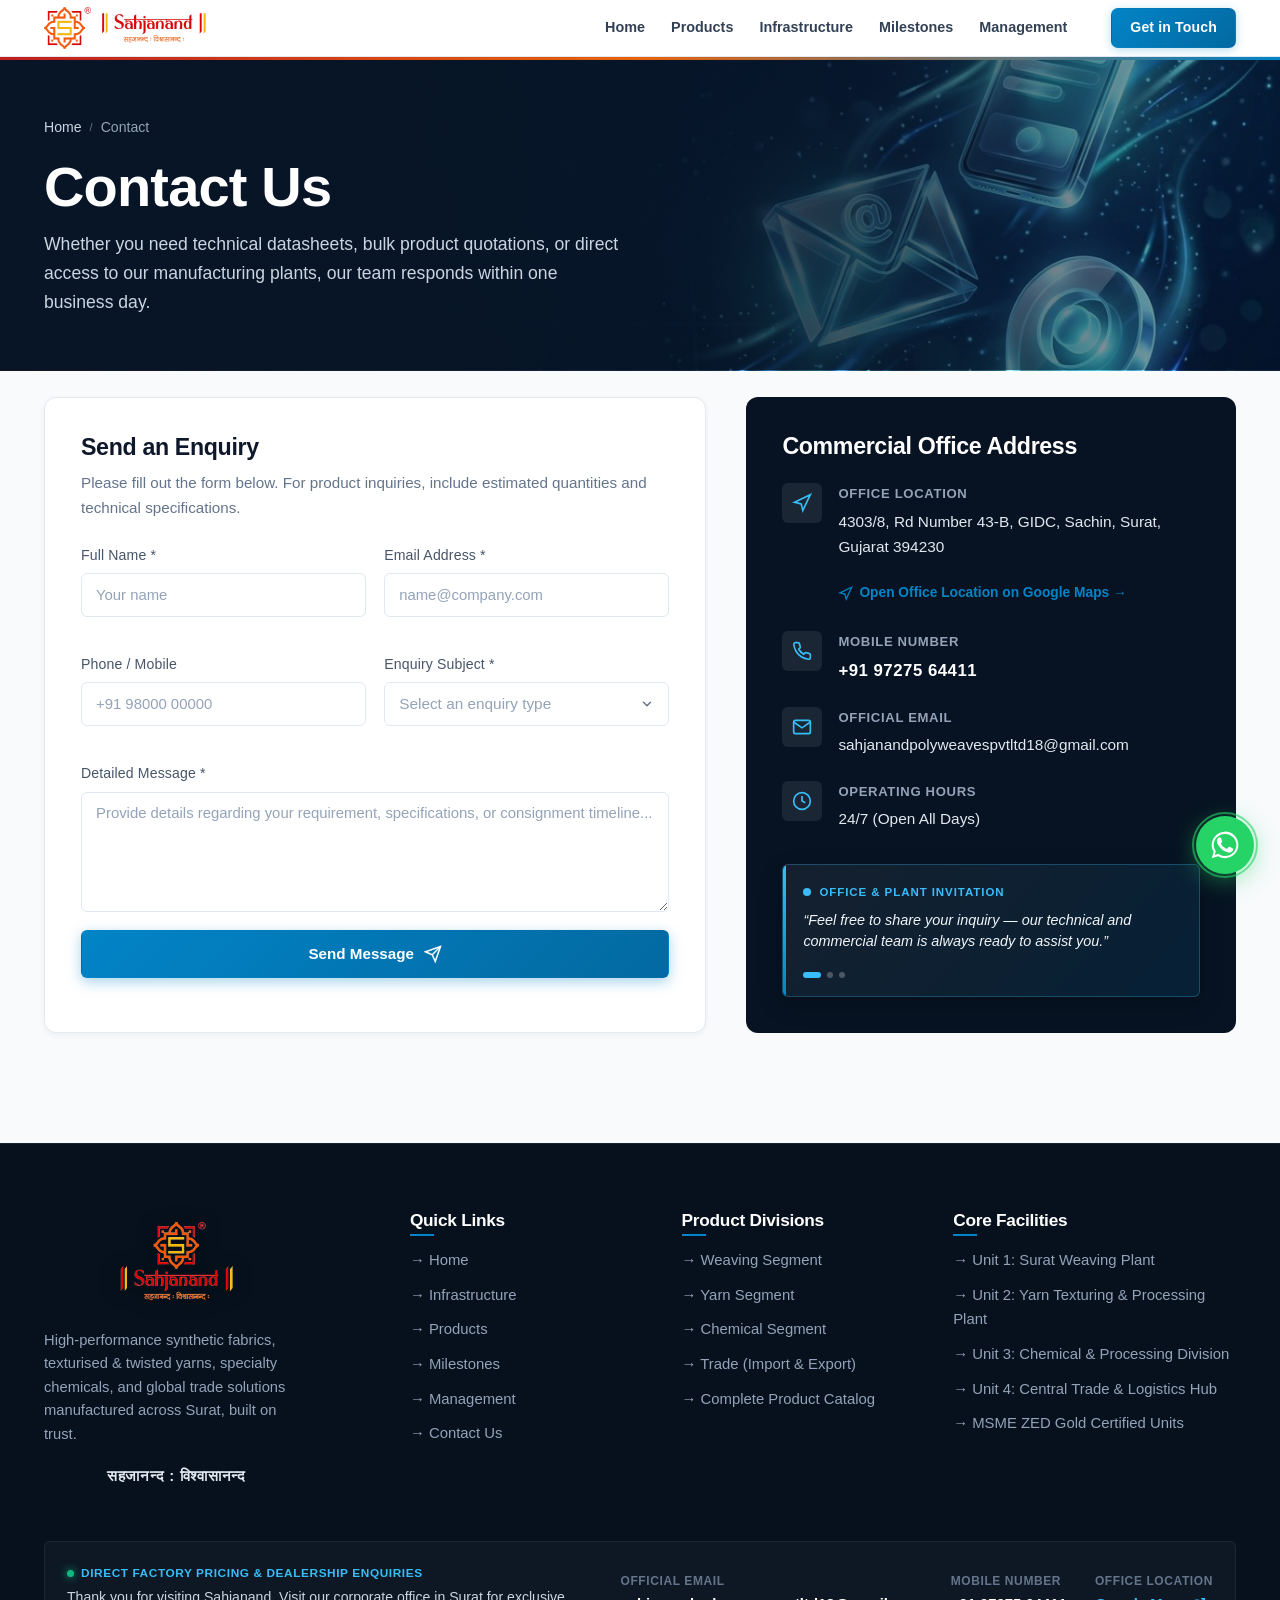
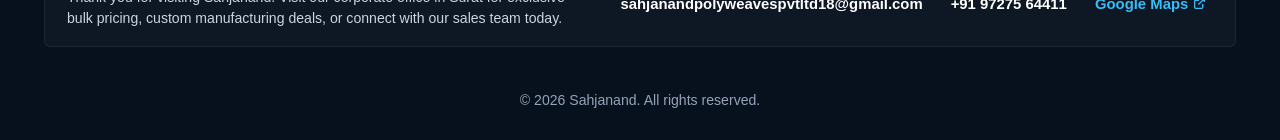
<file: contact.html>
<!DOCTYPE html>
<html lang="en">
<head>
<meta charset="UTF-8">
<meta name="viewport" content="width=device-width, initial-scale=1.0">
<title>Contact Us | Sahjanand</title>
<meta name="description" content="Get in touch with Sahjanand for industrial product quotations, plant visits, technical specifications, and corporate inquiries.">
<link rel="icon" type="image/png" href="images/favicon-32.png">
<link rel="apple-touch-icon" href="images/apple-touch-icon.png">
<link rel="preconnect" href="https://fonts.googleapis.com">
<link rel="preconnect" href="https://fonts.gstatic.com" crossorigin>
<link rel="stylesheet" href="https://fonts.googleapis.com/css2?family=Plus+Jakarta+Sans:wght@300;400;500;600;700;800&family=Outfit:wght@400;500;600;700;800&display=swap">
<meta http-equiv="X-Content-Type-Options" content="nosniff">
<meta http-equiv="X-Frame-Options" content="SAMEORIGIN">
<meta name="referrer" content="strict-origin-when-cross-origin">
<meta http-equiv="Permissions-Policy" content="camera=(), microphone=(), geolocation=()">
<meta http-equiv="Content-Security-Policy" content="default-src 'self'; script-src 'self' 'unsafe-inline'; style-src 'self' 'unsafe-inline' https://fonts.googleapis.com; font-src 'self' https://fonts.gstatic.com data:; img-src 'self' data: https:; media-src 'self'; connect-src 'self' https://formsubmit.co;">
<link rel="preload" as="image" href="images/banner-contact.jpg" fetchpriority="high">
<link rel="stylesheet" href="styles.css?v=125">
</head>
<body>

<header class="site-header">
 <div class="nav-row">
  <a href="./" class="brand" aria-label="Sahjanand - Home">
   <img src="images/navbar-logo.png?v=125" alt="Sahjanand - सहजानन्द : विश्वासानन्द" class="navbar-brand-logo">
  </a>
  <nav class="main-nav" id="primary-navigation" aria-label="Primary">
   <div class="mobile-drawer-header">
    <div class="drawer-brand">
     <img src="images/navbar-logo.png?v=125" alt="Sahjanand - सहजानन्द : विश्वासानन्द" class="drawer-brand-logo">
    </div>
    <button type="button" class="mobile-drawer-close" aria-label="Close navigation menu">&times;</button>
   </div>
   <ul>
    <li><a href="./">Home</a></li>
    <li><a href="products">Products</a></li>
    <li><a href="infrastructure">Infrastructure</a></li>
    <li><a href="milestones">Milestones</a></li>
    <li><a href="management">Management</a></li>
   </ul>
   <div class="mobile-drawer-footer">
    <a href="contact" class="btn btn-primary btn-drawer-cta">Get in Touch</a>
    <div class="drawer-info">
     <p><strong>Sahjanand</strong></p>
     <p>Surat, Gujarat, India</p>
    </div>
   </div>
  </nav>
  <div class="nav-actions">
   <a href="contact" class="btn btn-primary nav-cta-btn">Get in Touch</a>
   <button type="button" class="mobile-nav-toggle" aria-label="Toggle navigation menu" aria-expanded="false" aria-controls="primary-navigation">
    <span class="hamburger-line"></span>
    <span class="hamburger-line"></span>
    <span class="hamburger-line"></span>
   </button>
  </div>
 </div>
 <div class="mobile-nav-backdrop" aria-hidden="true"></div>
</header>

<main>

 <div class="page-header header-contact">
  <div class="container">
   <div class="breadcrumb">
    <a href="./">Home</a>
    <span class="sep">/</span>
    <span>Contact</span>
   </div>
   <h1>Contact Us</h1>
   <p class="header-desc">Whether you need technical datasheets, bulk product quotations, or direct access to our manufacturing plants, our team responds within one business day.</p>
  </div>
 </div>

 <section class="bg-light contact-section">
  <div class="container">
   <div class="contact-wrapper">
    
    <!-- FORM CARD -->
    <div class="form-card">
     <h3 style="margin-bottom: 8px;">Send an Enquiry</h3>
     <p style="margin-bottom: 24px; font-size: 0.95rem;">Please fill out the form below. For product inquiries, include estimated quantities and technical specifications.</p>
     
     <form id="contact-form" action="https://formsubmit.co/sahjanandpolyweavespvtltd18@gmail.com" method="POST" novalidate>
      <input type="hidden" name="_subject" value="New Website Enquiry - Sahjanand Enterprise">
      <input type="hidden" name="_template" value="table">
      <input type="hidden" name="_captcha" value="false">
       <!-- Honeypot anti-spam trap for automated bots (invisible to legitimate users) -->
       <input type="text" name="_honey" style="display:none !important;" tabindex="-1" autocomplete="off" aria-hidden="true">
      <div class="form-grid">
       <div class="field">
        <label for="name">Full Name *</label>
        <input type="text" id="name" name="name" placeholder="Your name" maxlength="100" required>
       </div>

       <div class="field">
        <label for="email">Email Address *</label>
        <input type="email" id="email" name="email" placeholder="name@company.com" maxlength="100" required>
       </div>

       <div class="field">
        <label for="phone">Phone / Mobile</label>
        <input type="tel" id="phone" name="phone" placeholder="+91 98000 00000" maxlength="25">
       </div>

       <div class="field">
        <label for="subject">Enquiry Subject *</label>
        <div class="custom-select-wrap" id="custom-subject-wrap">
         <button type="button" class="custom-select-btn" id="custom-subject-btn" aria-haspopup="listbox" aria-expanded="false">
          <span class="custom-select-label is-placeholder">Select an enquiry type</span>
          <span class="custom-select-chevron" aria-hidden="true">
           <svg width="14" height="14" viewBox="0 0 24 24" fill="none" stroke="currentColor" stroke-width="2.5" stroke-linecap="round" stroke-linejoin="round">
            <polyline points="6 9 12 15 18 9"></polyline>
           </svg>
          </span>
         </button>
          <div class="custom-select-dropdown" id="custom-subject-dropdown" role="listbox" aria-labelledby="custom-subject-btn">
           <div class="custom-select-group">Manufacturing Segments</div>

           <!-- 1. Weaving Segment with Right Submenu -->
           <div class="custom-select-has-submenu" data-submenu="weaving">
            <div class="custom-select-item custom-select-parent-item" data-value="Weaving Segment (High-Speed Weaving Division)" role="option">
             <span>Weaving Segment</span>
             <span class="custom-submenu-indicator" aria-hidden="true">
              <svg width="12" height="12" viewBox="0 0 24 24" fill="none" stroke="currentColor" stroke-width="2.5" stroke-linecap="round" stroke-linejoin="round"><polyline points="9 18 15 12 9 6"></polyline></svg>
             </span>
            </div>
            <div class="custom-select-submenu" role="menu">
             <div class="custom-select-subitem" data-value="Weaving: Rapier Looms Division" role="option">Rapier Looms Division</div>
             <div class="custom-select-subitem" data-value="Weaving: Jacquard Looms Division" role="option">Jacquard Looms Division</div>
             <div class="custom-select-subitem" data-value="Weaving: Power Looms Division" role="option">Power Looms Division</div>
             <div class="custom-select-subitem" data-value="Weaving: Waterjet & Airjet Looms" role="option">Waterjet &amp; Airjet Looms</div>
             <div class="custom-select-subitem" data-value="Weaving Segment (High-Speed Weaving Division)" role="option">General Weaving Output</div>
            </div>
           </div>

           <!-- 2. Yarn Segment with Right Submenu -->
           <div class="custom-select-has-submenu" data-submenu="yarn">
            <div class="custom-select-item custom-select-parent-item" data-value="Yarn Segment & Warp Preparation" role="option">
             <span>Yarn Segment</span>
             <span class="custom-submenu-indicator" aria-hidden="true">
              <svg width="12" height="12" viewBox="0 0 24 24" fill="none" stroke="currentColor" stroke-width="2.5" stroke-linecap="round" stroke-linejoin="round"><polyline points="9 18 15 12 9 6"></polyline></svg>
             </span>
            </div>
            <div class="custom-select-submenu" role="menu">
             <div class="custom-select-subitem" data-value="Yarn: Textured Yarn (DTY)" role="option">Textured Yarn (DTY)</div>
             <div class="custom-select-subitem" data-value="Yarn: Crimp Yarn" role="option">Crimp Yarn</div>
             <div class="custom-select-subitem" data-value="Yarn: Roto Yarn" role="option">Roto / Intermingled Yarn</div>
             <div class="custom-select-subitem" data-value="Yarn: Kota Yarn" role="option">Kota Yarn</div>
             <div class="custom-select-subitem" data-value="Yarn: TPM Yarn" role="option">TPM Yarn (Twist Per Metre)</div>
             <div class="custom-select-subitem" data-value="Yarn: 17x24 Nylon TPM" role="option">17&times;24 Nylon TPM</div>
             <div class="custom-select-subitem" data-value="Yarn: 42x24 Nylon TPM" role="option">42&times;24 Nylon TPM</div>
             <div class="custom-select-subitem" data-value="Yarn: 40 FD TPM" role="option">40 FD TPM</div>
             <div class="custom-select-subitem" data-value="Yarn: Slit-3 Muskaan" role="option">Slit-3 Muskaan</div>
             <div class="custom-select-subitem" data-value="Yarn Segment & Warp Preparation" role="option">General Yarn &amp; Warp Preparation</div>
            </div>
           </div>

           <!-- 3. Chemical Segment -->
           <div class="custom-select-item" data-value="Chemical: Sizing Chemicals & Auxiliaries" role="option">Chemical Segment</div>

           <!-- 4. Trade Segment -->
           <div class="custom-select-item" data-value="Trade: Import & Export Division" role="option">Trade Segment</div>

           <!-- Corporate & General (Untouched) -->
           <div class="custom-select-group">Corporate &amp; General</div>
           <div class="custom-select-item" data-value="Plant Visit Request" role="option">Plant Visit &amp; Quality Inspection</div>
           <div class="custom-select-item" data-value="General Corporate Enquiry" role="option">General Corporate Enquiry</div>
          </div>
          <select id="subject" name="subject" required class="native-hidden-select" tabindex="-1" aria-hidden="true">
           <option value="">Select an enquiry type</option>
           <optgroup label="Weaving Segment">
            <option value="Weaving: Rapier Looms Division">Rapier Looms Division</option>
            <option value="Weaving: Jacquard Looms Division">Jacquard Looms Division</option>
            <option value="Weaving: Power Looms Division">Power Looms Division</option>
            <option value="Weaving: Waterjet & Airjet Looms">Waterjet &amp; Airjet Looms</option>
            <option value="Weaving Segment (High-Speed Weaving Division)">General Weaving Output</option>
           </optgroup>
           <optgroup label="Yarn Segment">
            <option value="Yarn: Textured Yarn (DTY)">Textured Yarn (DTY)</option>
            <option value="Yarn: Crimp Yarn">Crimp Yarn</option>
            <option value="Yarn: Roto Yarn">Roto / Intermingled Yarn</option>
            <option value="Yarn: Kota Yarn">Kota Yarn</option>
            <option value="Yarn: TPM Yarn">TPM Yarn (Twist Per Metre)</option>
            <option value="Yarn: 17x24 Nylon TPM">17×24 Nylon TPM</option>
            <option value="Yarn: 42x24 Nylon TPM">42×24 Nylon TPM</option>
            <option value="Yarn: 40 FD TPM">40 FD TPM</option>
            <option value="Yarn: Slit-3 Muskaan">Slit-3 Muskaan</option>
            <option value="Yarn Segment & Warp Preparation">General Yarn &amp; Warp Preparation</option>
           </optgroup>
           <optgroup label="Chemical Segment">
            <option value="Chemical: Sizing Chemicals & Auxiliaries">Chemical Segment</option>
           </optgroup>
           <optgroup label="Trade Segment">
            <option value="Trade: Import & Export Division">Trade Segment</option>
           </optgroup>
           <optgroup label="Corporate & General">
            <option value="Plant Visit Request">Plant Visit &amp; Quality Inspection</option>
            <option value="General Corporate Enquiry">General Corporate Enquiry</option>
           </optgroup>
          </select>
        </div>
       </div>

       <div class="field full">
        <label for="message">Detailed Message *</label>
        <textarea id="message" name="message" placeholder="Provide details regarding your requirement, specifications, or consignment timeline..." maxlength="3000" required></textarea>
       </div>
      </div>

      <button type="submit" class="btn btn-primary" style="padding: 14px 34px;">
       <span>Send Message</span>
       <svg width="18" height="18" viewBox="0 0 24 24" fill="none" stroke="currentColor" stroke-width="2"><line x1="22" y1="2" x2="11" y2="13"/><polygon points="22 2 15 22 11 13 2 9 22 2"/></svg>
      </button>
      <p class="form-status" role="status"></p>
     </form>
    </div>

    <!-- CORPORATE DETAILS PANEL -->
    <div class="contact-info-panel">
      <h3>Commercial Office Address</h3>
      


      <div class="contact-row">
       <div class="contact-row-icon">
        <svg width="20" height="20" viewBox="0 0 24 24" fill="none" stroke="currentColor" stroke-width="2"><polygon points="3 11 22 2 13 21 11 13 3 11"/></svg>
       </div>
       <div class="contact-row-content">
        <strong>Office Location</strong>
        <p>4303/8, Rd Number 43-B, GIDC, Sachin, Surat, Gujarat 394230</p>
        <a href="https://maps.app.goo.gl/cZ3YXjpNEVtU6PTa8" target="_blank" rel="noopener noreferrer" style="display:inline-flex; align-items:center; gap:6px; margin-top:6px; color:#0284C7; font-weight:700; font-size:0.86rem; text-decoration:none;">
         <svg width="15" height="15" viewBox="0 0 24 24" fill="none" stroke="currentColor" stroke-width="2"><polygon points="3 11 22 2 13 21 11 13 3 11"/></svg>
         <span>Open Office Location on Google Maps &rarr;</span>
        </a>
       </div>
      </div>

      <div class="contact-row">
       <div class="contact-row-icon">
        <svg width="20" height="20" viewBox="0 0 24 24" fill="none" stroke="currentColor" stroke-width="2"><path d="M22 16.92v3a2 2 0 0 1-2.18 2 19.79 19.79 0 0 1-8.63-3.07 19.5 19.5 0 0 1-6-6 19.79 19.79 0 0 1-3.07-8.67A2 2 0 0 1 4.11 2h3a2 2 0 0 1 2 1.72 12.84 12.84 0 0 0 .7 2.81 2 2 0 0 1-.45 2.11L8.09 9.91a16 16 0 0 0 6 6l1.27-1.27a2 2 0 0 1 2.11-.45 12.84 12.84 0 0 0 2.81.7A2 2 0 0 1 22 16.92z"/></svg>
       </div>
       <div class="contact-row-content">
        <strong>Mobile Number</strong>
        <a href="tel:+919727564411" class="contact-phone-link" style="display:block; margin-top:4px; font-size:1.05rem; font-weight:700; text-decoration:none; letter-spacing:0.03em;">+91 97275 64411</a>
       </div>
      </div>

      <div class="contact-row">
       <div class="contact-row-icon">
        <svg width="20" height="20" viewBox="0 0 24 24" fill="none" stroke="currentColor" stroke-width="2"><path d="M4 4h16c1.1 0 2 .9 2 2v12c0 1.1-.9 2-2 2H4c-1.1 0-2-.9-2-2V6c0-1.1.9-2 2-2z"/><polyline points="22,6 12,13 2,6"/></svg>
       </div>
       <div class="contact-row-content">
        <strong>Official Email</strong>
        <a href="mailto:sahjanandpolyweavespvtltd18@gmail.com" style="word-break:break-all;">sahjanandpolyweavespvtltd18@gmail.com</a>
       </div>
      </div>

      <div class="contact-row">
       <div class="contact-row-icon">
        <svg width="20" height="20" viewBox="0 0 24 24" fill="none" stroke="currentColor" stroke-width="2"><circle cx="12" cy="12" r="10"/><polyline points="12 6 12 12 16 14"/></svg>
       </div>
       <div class="contact-row-content">
        <strong>Operating Hours</strong>
        <p>24/7 (Open All Days)</p>
       </div>
      </div>

       <!-- ANIMATED WELCOME & INQUIRY PROMPT BANNER -->
       <div class="contact-visit-banner">
        <div class="visit-banner-header">
         <span class="visit-pulse-dot" aria-hidden="true"></span>
         <span class="visit-banner-tag">OFFICE &amp; PLANT INVITATION</span>
        </div>
        <div class="visit-rotator-viewport">
         <div class="visit-message-item active" data-index="0">
          <p class="visit-message-text">&ldquo;Feel free to share your inquiry &mdash; our technical and commercial team is always ready to assist you.&rdquo;</p>
         </div>
         <div class="visit-message-item" data-index="1">
          <p class="visit-message-text">&ldquo;Please visit our office &amp; manufacturing plant for a better firsthand experience of our fabrics, yarns, and facility.&rdquo;</p>
         </div>
         <div class="visit-message-item" data-index="2">
          <p class="visit-message-text">&ldquo;Discuss customized specifications directly with our division heads and request live fabric &amp; yarn swatches for your business.&rdquo;</p>
         </div>
        </div>
        <div class="visit-rotator-dots" aria-hidden="true">
         <span class="visit-dot active" data-dot="0"></span>
         <span class="visit-dot" data-dot="1"></span>
         <span class="visit-dot" data-dot="2"></span>
        </div>
       </div>

     </div>
   </div>
  </div>
 </section>

</main>

<footer class="site-footer">
 <div class="container">
  <div class="footer-top-grid">
   <div class="footer-brand">
    <div class="footer-logo-wrap">
     <img src="images/logo-full.png" alt="Sahjanand" class="footer-logo">
    </div>
    <p>High-performance synthetic fabrics, texturised & twisted yarns, specialty chemicals, and global trade solutions manufactured across Surat, built on trust.</p>
    <span class="footer-motto">सहजानन्द : विश्वासानन्द</span>
   </div>

   <div>
    <h4 class="footer-heading">Quick Links</h4>
    <ul class="footer-links">
     <li><a href="./">&rarr; Home</a></li>
     <li><a href="infrastructure">&rarr; Infrastructure</a></li>
     <li><a href="products">&rarr; Products</a></li>
     <li><a href="milestones">&rarr; Milestones</a></li>
     <li><a href="management">&rarr; Management</a></li>
     <li><a href="contact">&rarr; Contact Us</a></li>
    </ul>
   </div>

   <div>
    <h4 class="footer-heading">Product Divisions</h4>
    <ul class="footer-links">
     <li><a href="products?division=weaving">&rarr; Weaving Segment</a></li>
     <li><a href="products?division=yarn">&rarr; Yarn Segment</a></li>
     <li><a href="products?division=chemical">&rarr; Chemical Segment</a></li>
     <li><a href="products?division=trade">&rarr; Trade (Import &amp; Export)</a></li>
     <li><a href="products">&rarr; Complete Product Catalog</a></li>
    </ul>
   </div>

   <div>
    <h4 class="footer-heading">Core Facilities</h4>
    <ul class="footer-links">
     <li><a href="infrastructure">&rarr; Unit 1: Surat Weaving Plant</a></li>
     <li><a href="infrastructure">&rarr; Unit 2: Yarn Texturing &amp; Processing Plant</a></li>
     <li><a href="infrastructure">&rarr; Unit 3: Chemical &amp; Processing Division</a></li>
     <li><a href="infrastructure">&rarr; Unit 4: Central Trade &amp; Logistics Hub</a></li>
     <li><a href="./#certifications">&rarr; MSME ZED Gold Certified Units</a></li>
    </ul>
   </div>
  </div>

  <div class="footer-connect-strip">
   <div class="footer-strip-message">
    <div class="footer-message-badge">
     <span class="badge-dot"></span>
     <span>Direct Factory Pricing &amp; Dealership Enquiries</span>
    </div>
    <p class="footer-message-text">Thank you for visiting Sahjanand. Visit our corporate office in Surat for exclusive bulk pricing, custom manufacturing deals, or connect with our sales team today.</p>
   </div>
            <div class="footer-strip-contact">
    <div class="footer-strip-col footer-strip-left">
     <div class="footer-strip-item">
      <strong>Official Email</strong>
      <a href="mailto:sahjanandpolyweavespvtltd18@gmail.com" style="word-break:break-all;">sahjanandpolyweavespvtltd18@gmail.com</a>
     </div>
    </div>
    <div class="footer-strip-col footer-strip-right">
     <div class="footer-strip-item">
      <strong>Mobile Number</strong>
      <a href="tel:+919727564411" class="footer-phone-link" style="text-decoration:none; font-weight:700;">+91 97275 64411</a>
     </div>
     <div class="footer-strip-item">
      <strong>Office Location</strong>
      <a href="https://maps.app.goo.gl/cZ3YXjpNEVtU6PTa8" target="_blank" rel="noopener noreferrer" style="color:var(--cyan-neon); font-weight:700; display:inline-flex; align-items:center; gap:5px;">
       <span>Google Maps</span>
       <svg width="13" height="13" viewBox="0 0 24 24" fill="none" stroke="currentColor" stroke-width="2.5"><path d="M18 13v6a2 2 0 0 1-2 2H5a2 2 0 0 1-2-2V8a2 2 0 0 1 2-2h6M15 3h6v6M10 14L21 3"/></svg>
      </a>
     </div>
    </div>
   </div>
  </div>

  <div class="footer-bottom">
   <span>&copy; <span class="js-year"></span> Sahjanand. All rights reserved.</span>
  </div>
 </div>
</footer>

<script src="main.js?v=125"></script>
<!-- FLOATING WHATSAPP CHAT BUTTON (+91 97275 64411) -->
<a href="https://wa.me/919727564411" target="_blank" rel="noopener noreferrer" class="whatsapp-float-btn" aria-label="Chat with Sahjanand on WhatsApp (+91 97275 64411)" title="Chat on WhatsApp (+91 97275 64411)">
 <span class="wa-pulse" aria-hidden="true"></span>
 <svg viewBox="0 0 24 24" fill="currentColor" aria-hidden="true"><path d="M17.472 14.382c-.301-.15-1.78-.878-2.056-.978-.276-.1-.476-.15-.676.15-.2.3-.777.978-.952 1.178-.175.2-.351.226-.652.075-.3-.15-1.266-.467-2.41-1.488-.891-.795-1.493-1.777-1.669-2.078-.175-.3-.019-.462.131-.612.136-.135.301-.351.452-.527.15-.175.2-.3.301-.5.1-.2.05-.376-.025-.526-.075-.15-.677-1.633-.927-2.235-.244-.587-.492-.507-.677-.517-.175-.008-.376-.01-.576-.01-.2 0-.526.075-.802.376-.276.3-1.053 1.028-1.053 2.508s1.078 2.909 1.228 3.109c.15.2 2.122 3.24 5.141 4.544.718.31 1.279.495 1.716.634.721.23 1.377.197 1.896.12.578-.087 1.78-.727 2.03-1.43.25-.702.25-1.303.175-1.43-.075-.125-.276-.2-.576-.35zM12.04 2C6.518 2 2.03 6.485 2.03 12c0 1.94.557 3.753 1.521 5.286L2.01 22l4.87-1.503c1.478.89 3.21 1.403 5.16 1.403 5.522 0 10.01-4.486 10.01-10 0-5.515-4.488-10-10.01-10zm0 18.25c-1.69 0-3.26-.513-4.57-1.397l-.328-.22-2.887.892.894-2.815-.243-.348a8.21 8.21 0 0 1-1.376-4.362c0-4.558 3.712-8.27 8.51-8.27 4.798 0 8.51 3.712 8.51 8.27 0 4.558-3.712 8.25-8.51 8.25z"/></svg>
</a>

</body>
</html>
</file>
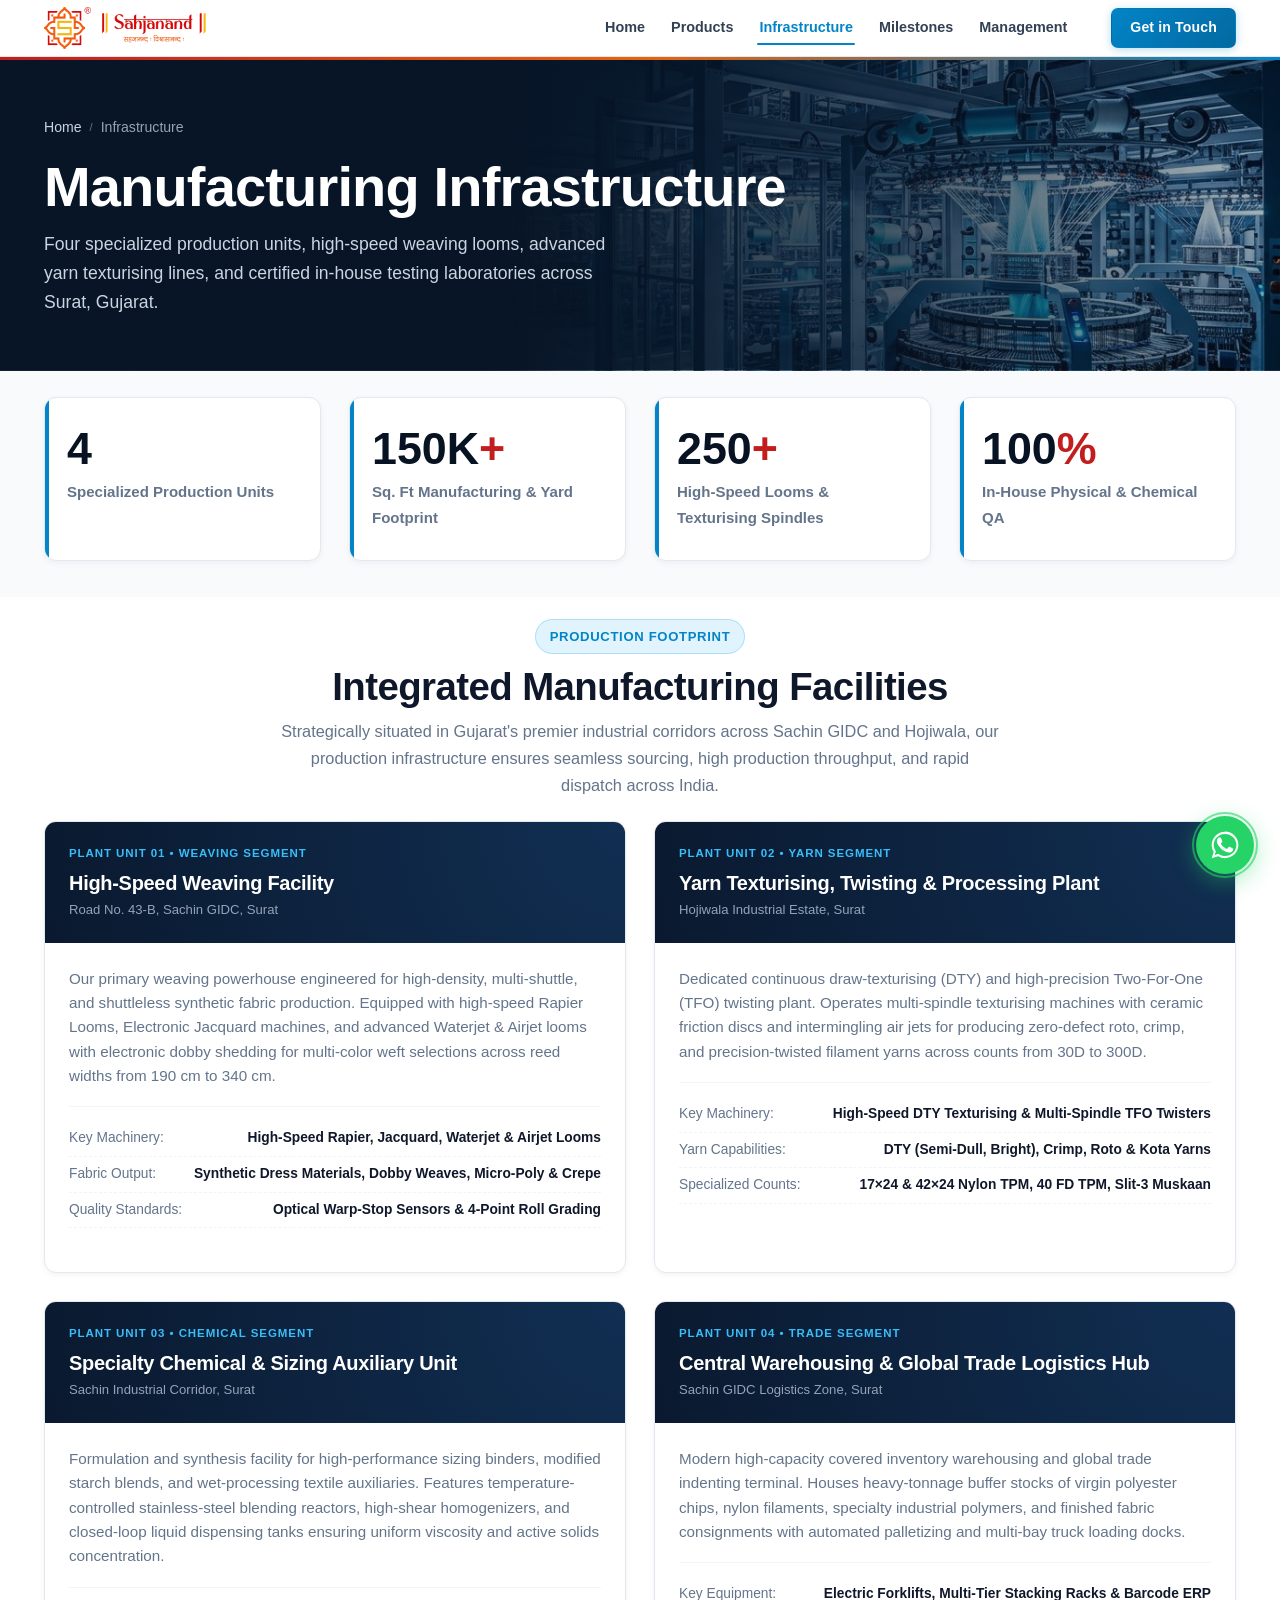
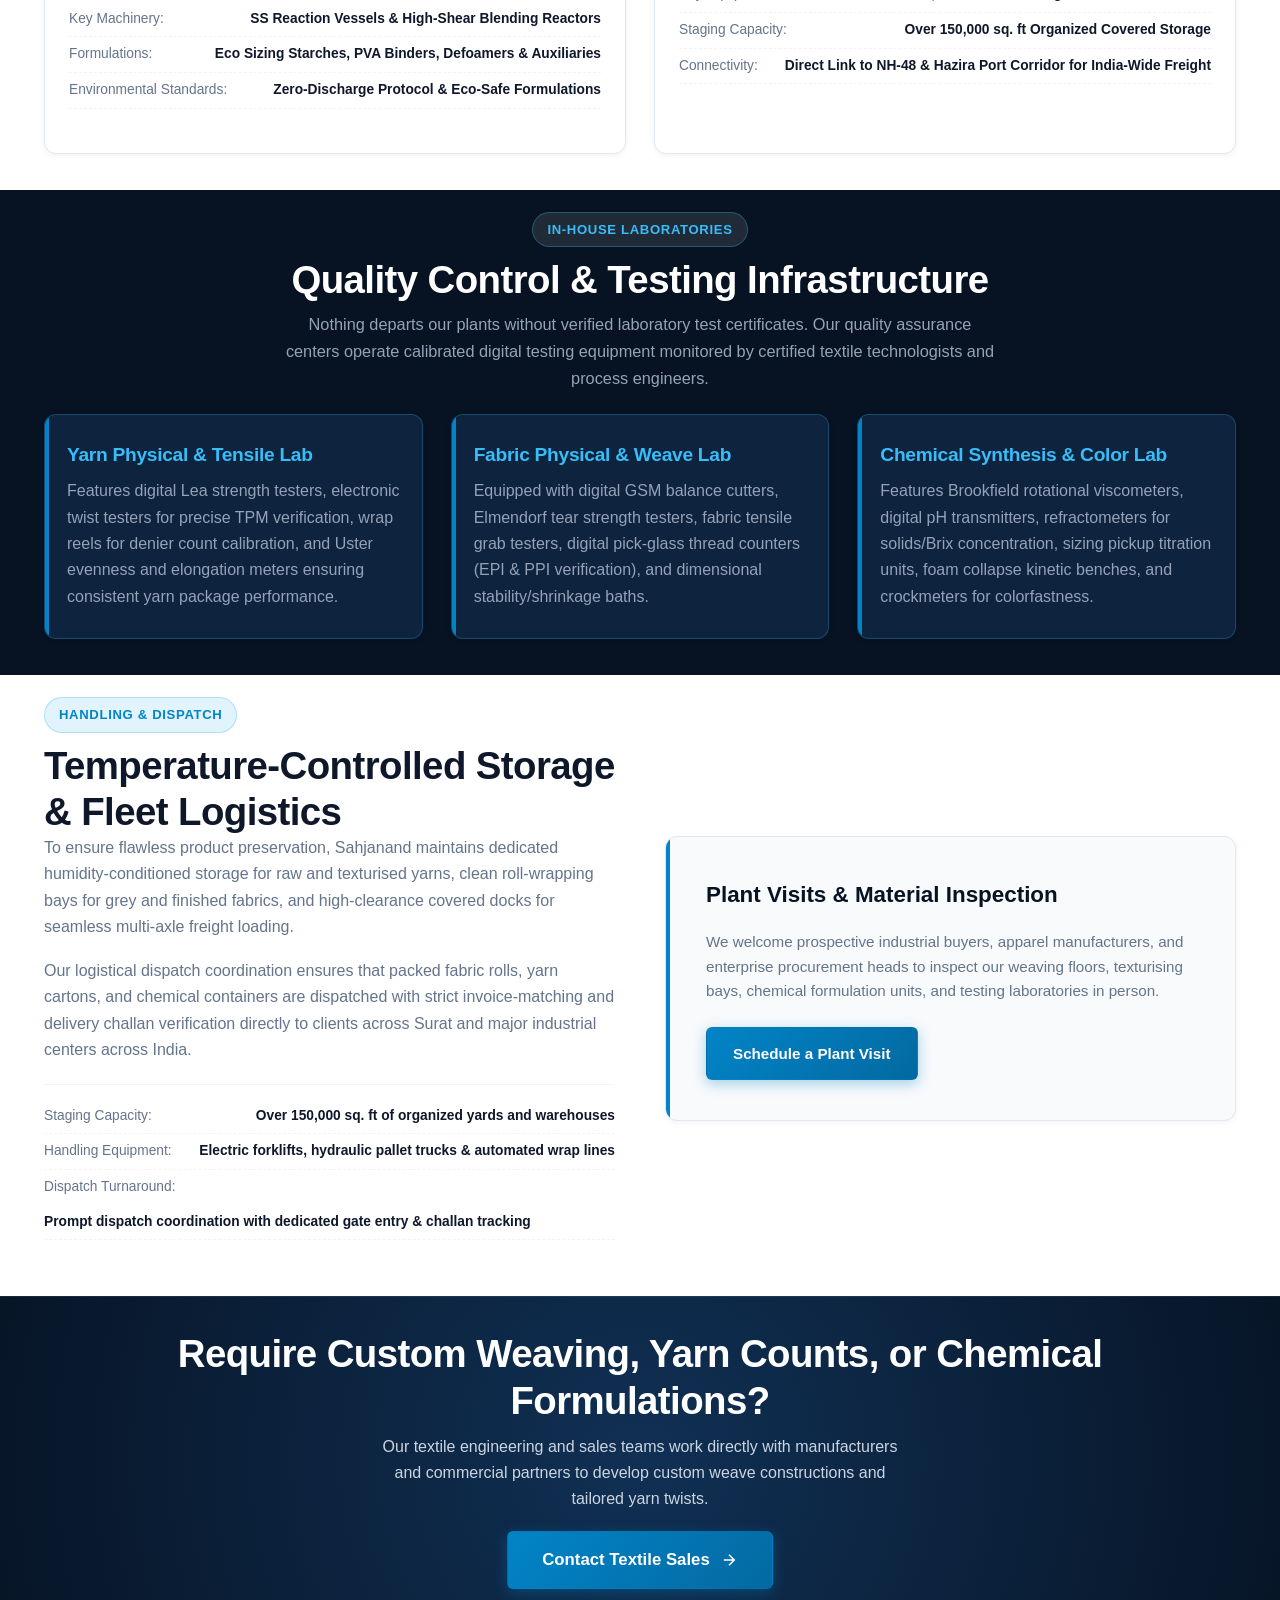
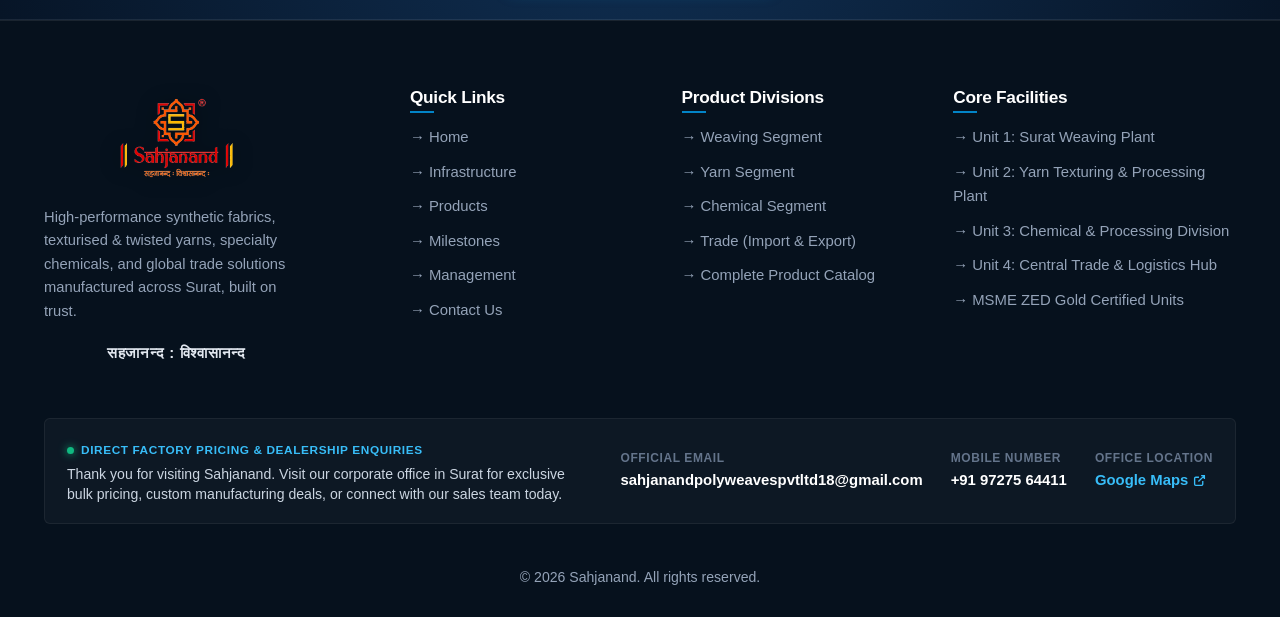
<file: infrastructure.html>
<!DOCTYPE html>
<html lang="en">
<head>
<meta charset="UTF-8">
<meta name="viewport" content="width=device-width, initial-scale=1.0">
<title>Infrastructure | Sahjanand</title>
<meta name="description" content="Explore Sahjanand's textile manufacturing infrastructure, high-speed weaving looms, advanced yarn texturising lines, chemical formulation units, and testing laboratories across Surat, Gujarat.">
<link rel="icon" type="image/png" href="images/favicon-32.png">
<link rel="apple-touch-icon" href="images/apple-touch-icon.png">
<link rel="preconnect" href="https://fonts.googleapis.com">
<link rel="preconnect" href="https://fonts.gstatic.com" crossorigin>
<link rel="stylesheet" href="https://fonts.googleapis.com/css2?family=Plus+Jakarta+Sans:wght@300;400;500;600;700;800&family=Outfit:wght@400;500;600;700;800&display=swap">
<meta http-equiv="X-Content-Type-Options" content="nosniff">
<meta http-equiv="X-Frame-Options" content="SAMEORIGIN">
<meta name="referrer" content="strict-origin-when-cross-origin">
<meta http-equiv="Permissions-Policy" content="camera=(), microphone=(), geolocation=()">
<meta http-equiv="Content-Security-Policy" content="default-src 'self'; script-src 'self' 'unsafe-inline'; style-src 'self' 'unsafe-inline' https://fonts.googleapis.com; font-src 'self' https://fonts.gstatic.com data:; img-src 'self' data: https:; media-src 'self'; connect-src 'self' https://formsubmit.co;">
<link rel="preload" as="image" href="images/banner-infrastructure.jpg" fetchpriority="high">
<link rel="stylesheet" href="styles.css?v=125">
</head>
<body>

<header class="site-header">
 <div class="nav-row">
  <a href="./" class="brand" aria-label="Sahjanand - Home">
   <img src="images/navbar-logo.png?v=125" alt="Sahjanand - सहजानन्द : विश्वासानन्द" class="navbar-brand-logo">
  </a>
  <nav class="main-nav" id="primary-navigation" aria-label="Primary">
   <div class="mobile-drawer-header">
    <div class="drawer-brand">
     <img src="images/navbar-logo.png?v=125" alt="Sahjanand - सहजानन्द : विश्वासानन्द" class="drawer-brand-logo">
    </div>
    <button type="button" class="mobile-drawer-close" aria-label="Close navigation menu">&times;</button>
   </div>
   <ul>
    <li><a href="./">Home</a></li>
    <li><a href="products">Products</a></li>
    <li><a href="infrastructure">Infrastructure</a></li>
    <li><a href="milestones">Milestones</a></li>
    <li><a href="management">Management</a></li>
   </ul>
   <div class="mobile-drawer-footer">
    <a href="contact" class="btn btn-primary btn-drawer-cta">Get in Touch</a>
    <div class="drawer-info">
     <p><strong>Sahjanand</strong></p>
     <p>Surat, Gujarat, India</p>
    </div>
   </div>
  </nav>
  <div class="nav-actions">
   <a href="contact" class="btn btn-primary nav-cta-btn">Get in Touch</a>
   <button type="button" class="mobile-nav-toggle" aria-label="Toggle navigation menu" aria-expanded="false" aria-controls="primary-navigation">
    <span class="hamburger-line"></span>
    <span class="hamburger-line"></span>
    <span class="hamburger-line"></span>
   </button>
  </div>
 </div>
 <div class="mobile-nav-backdrop" aria-hidden="true"></div>
</header>

<main>

 <div class="page-header header-infrastructure">
  <div class="container">
   <div class="breadcrumb">
    <a href="./">Home</a>
    <span class="sep">/</span>
    <span>Infrastructure</span>
   </div>
   <h1>Manufacturing Infrastructure</h1>
   <p class="header-desc">Four specialized production units, high-speed weaving looms, advanced yarn texturising lines, and certified in-house testing laboratories across Surat, Gujarat.</p>
  </div>
 </div>

 <!-- OVERVIEW STATS -->
 <section class="bg-light">
  <div class="container">
   <div class="grid grid-4">
    <div class="stat-card">
     <span class="stat-number">4</span>
     <span class="stat-label">Specialized Production Units</span>
    </div>
    <div class="stat-card">
     <span class="stat-number">150K<span class="accent">+</span></span>
     <span class="stat-label">Sq. Ft Manufacturing &amp; Yard Footprint</span>
    </div>
    <div class="stat-card">
     <span class="stat-number">250<span class="accent">+</span></span>
     <span class="stat-label">High-Speed Looms &amp; Texturising Spindles</span>
    </div>
    <div class="stat-card">
     <span class="stat-number">100<span class="accent">%</span></span>
     <span class="stat-label">In-House Physical &amp; Chemical QA</span>
    </div>
   </div>
  </div>
 </section>

 <!-- FOUR PRODUCTION FACILITIES -->
 <section class="bg-white">
  <div class="container">
   <div class="section-head center">
    <span class="pill-badge pill-badge-blue">Production Footprint</span>
    <h2>Integrated Manufacturing Facilities</h2>
    <p>Strategically situated in Gujarat's premier industrial corridors across Sachin GIDC and Hojiwala, our production infrastructure ensures seamless sourcing, high production throughput, and rapid dispatch across India.</p>
   </div>

   <div class="grid grid-2">
    <div class="facility-card">
     <div class="facility-card-header">
      <span class="unit-badge">Plant Unit 01 &bull; Weaving Segment</span>
      <h3>High-Speed Weaving Facility</h3>
      <span class="location-tag">Road No. 43-B, Sachin GIDC, Surat</span>
     </div>
     <div class="facility-card-body">
      <p>Our primary weaving powerhouse engineered for high-density, multi-shuttle, and shuttleless synthetic fabric production. Equipped with high-speed Rapier Looms, Electronic Jacquard machines, and advanced Waterjet &amp; Airjet looms with electronic dobby shedding for multi-color weft selections across reed widths from 190 cm to 340 cm.</p>
      <ul class="spec-list">
       <li><span>Key Machinery:</span> <strong>High-Speed Rapier, Jacquard, Waterjet &amp; Airjet Looms</strong></li>
       <li><span>Fabric Output:</span> <strong>Synthetic Dress Materials, Dobby Weaves, Micro-Poly &amp; Crepe</strong></li>
       <li><span>Quality Standards:</span> <strong>Optical Warp-Stop Sensors &amp; 4-Point Roll Grading</strong></li>
      </ul>
     </div>
    </div>

    <div class="facility-card">
     <div class="facility-card-header">
      <span class="unit-badge">Plant Unit 02 &bull; Yarn Segment</span>
      <h3>Yarn Texturising, Twisting &amp; Processing Plant</h3>
      <span class="location-tag">Hojiwala Industrial Estate, Surat</span>
     </div>
     <div class="facility-card-body">
      <p>Dedicated continuous draw-texturising (DTY) and high-precision Two-For-One (TFO) twisting plant. Operates multi-spindle texturising machines with ceramic friction discs and intermingling air jets for producing zero-defect roto, crimp, and precision-twisted filament yarns across counts from 30D to 300D.</p>
      <ul class="spec-list">
       <li><span>Key Machinery:</span> <strong>High-Speed DTY Texturising &amp; Multi-Spindle TFO Twisters</strong></li>
       <li><span>Yarn Capabilities:</span> <strong>DTY (Semi-Dull, Bright), Crimp, Roto &amp; Kota Yarns</strong></li>
       <li><span>Specialized Counts:</span> <strong>17&times;24 &amp; 42&times;24 Nylon TPM, 40 FD TPM, Slit-3 Muskaan</strong></li>
      </ul>
     </div>
    </div>

    <div class="facility-card">
     <div class="facility-card-header">
      <span class="unit-badge">Plant Unit 03 &bull; Chemical Segment</span>
      <h3>Specialty Chemical &amp; Sizing Auxiliary Unit</h3>
      <span class="location-tag">Sachin Industrial Corridor, Surat</span>
     </div>
     <div class="facility-card-body">
      <p>Formulation and synthesis facility for high-performance sizing binders, modified starch blends, and wet-processing textile auxiliaries. Features temperature-controlled stainless-steel blending reactors, high-shear homogenizers, and closed-loop liquid dispensing tanks ensuring uniform viscosity and active solids concentration.</p>
      <ul class="spec-list">
       <li><span>Key Machinery:</span> <strong>SS Reaction Vessels &amp; High-Shear Blending Reactors</strong></li>
       <li><span>Formulations:</span> <strong>Eco Sizing Starches, PVA Binders, Defoamers &amp; Auxiliaries</strong></li>
       <li><span>Environmental Standards:</span> <strong>Zero-Discharge Protocol &amp; Eco-Safe Formulations</strong></li>
      </ul>
     </div>
    </div>

    <div class="facility-card">
     <div class="facility-card-header">
      <span class="unit-badge">Plant Unit 04 &bull; Trade Segment</span>
      <h3>Central Warehousing &amp; Global Trade Logistics Hub</h3>
      <span class="location-tag">Sachin GIDC Logistics Zone, Surat</span>
     </div>
     <div class="facility-card-body">
      <p>Modern high-capacity covered inventory warehousing and global trade indenting terminal. Houses heavy-tonnage buffer stocks of virgin polyester chips, nylon filaments, specialty industrial polymers, and finished fabric consignments with automated palletizing and multi-bay truck loading docks.</p>
      <ul class="spec-list">
       <li><span>Key Equipment:</span> <strong>Electric Forklifts, Multi-Tier Stacking Racks &amp; Barcode ERP</strong></li>
       <li><span>Staging Capacity:</span> <strong>Over 150,000 sq. ft Organized Covered Storage</strong></li>
       <li><span>Connectivity:</span> <strong>Direct Link to NH-48 &amp; Hazira Port Corridor for India-Wide Freight</strong></li>
      </ul>
     </div>
    </div>
   </div>
  </div>
 </section>

 <!-- TESTING & QUALITY INFRASTRUCTURE -->
 <section class="bg-navy" id="testing">
  <div class="container">
   <div class="section-head center">
    <div class="pill-badge pill-badge-glow">In-House Laboratories</div>
    <h2 style="color: #FFFFFF;">Quality Control &amp; Testing Infrastructure</h2>
    <p>Nothing departs our plants without verified laboratory test certificates. Our quality assurance centers operate calibrated digital testing equipment monitored by certified textile technologists and process engineers.</p>
   </div>

   <div class="grid grid-3">
    <div class="stat-card stat-card-dark">
     <h4 style="color: var(--cyan-neon); margin-bottom: 12px;">Yarn Physical &amp; Tensile Lab</h4>
     <p>Features digital Lea strength testers, electronic twist testers for precise TPM verification, wrap reels for denier count calibration, and Uster evenness and elongation meters ensuring consistent yarn package performance.</p>
    </div>

    <div class="stat-card stat-card-dark">
     <h4 style="color: var(--cyan-neon); margin-bottom: 12px;">Fabric Physical &amp; Weave Lab</h4>
     <p>Equipped with digital GSM balance cutters, Elmendorf tear strength testers, fabric tensile grab testers, digital pick-glass thread counters (EPI &amp; PPI verification), and dimensional stability/shrinkage baths.</p>
    </div>

    <div class="stat-card stat-card-dark">
     <h4 style="color: var(--cyan-neon); margin-bottom: 12px;">Chemical Synthesis &amp; Color Lab</h4>
     <p>Features Brookfield rotational viscometers, digital pH transmitters, refractometers for solids/Brix concentration, sizing pickup titration units, foam collapse kinetic benches, and crockmeters for colorfastness.</p>
    </div>
   </div>
  </div>
 </section>

 <!-- LOGISTICS & YARD INFRASTRUCTURE -->
 <section class="bg-white">
  <div class="container">
   <div class="grid grid-2" style="align-items: center; gap: 50px;">
    <div>
     <span class="pill-badge pill-badge-blue">Handling &amp; Dispatch</span>
     <h2>Temperature-Controlled Storage &amp; Fleet Logistics</h2>
     <p>To ensure flawless product preservation, Sahjanand maintains dedicated humidity-conditioned storage for raw and texturised yarns, clean roll-wrapping bays for grey and finished fabrics, and high-clearance covered docks for seamless multi-axle freight loading.</p>
     <p>Our logistical dispatch coordination ensures that packed fabric rolls, yarn cartons, and chemical containers are dispatched with strict invoice-matching and delivery challan verification directly to clients across Surat and major industrial centers across India.</p>
     <ul class="spec-list" style="margin-top: 20px;">
      <li><span>Staging Capacity:</span> <strong>Over 150,000 sq. ft of organized yards and warehouses</strong></li>
      <li><span>Handling Equipment:</span> <strong>Electric forklifts, hydraulic pallet trucks &amp; automated wrap lines</strong></li>
      <li><span>Dispatch Turnaround:</span> <strong>Prompt dispatch coordination with dedicated gate entry &amp; challan tracking</strong></li>
     </ul>
    </div>
    <div>
     <div class="stat-card" style="padding: 40px; background: #F8FAFC;">
      <div style="font-family: var(--font-display); font-size: 1.4rem; font-weight: 700; margin-bottom: 16px; color: var(--navy-dark);">
       Plant Visits &amp; Material Inspection
      </div>
      <p style="font-size: 0.95rem; line-height: 1.6; margin-bottom: 24px;">
       We welcome prospective industrial buyers, apparel manufacturers, and enterprise procurement heads to inspect our weaving floors, texturising bays, chemical formulation units, and testing laboratories in person.
      </p>
      <a href="contact?subject=Plant+Visit+Request" class="btn btn-primary">Schedule a Plant Visit</a>
     </div>
    </div>
   </div>
  </div>
 </section>

 <!-- CTA -->
 <div class="cta-banner">
  <div class="container">
   <h2>Require Custom Weaving, Yarn Counts, or Chemical Formulations?</h2>
   <p>Our textile engineering and sales teams work directly with manufacturers and commercial partners to develop custom weave constructions and tailored yarn twists.</p>
   <a href="contact" class="btn btn-primary" style="font-size: 1.05rem; padding: 14px 34px;">
    <span>Contact Textile Sales</span>
    <svg width="18" height="24" viewBox="0 0 24 24" fill="none" stroke="currentColor" stroke-width="2"><path d="M5 12h14M12 5l7 7-7 7"/></svg>
   </a>
  </div>
 </div>

</main>

<footer class="site-footer">
 <div class="container">
  <div class="footer-top-grid">
   <div class="footer-brand">
    <div class="footer-logo-wrap">
     <img src="images/logo-full.png" alt="Sahjanand" class="footer-logo">
    </div>
    <p>High-performance synthetic fabrics, texturised & twisted yarns, specialty chemicals, and global trade solutions manufactured across Surat, built on trust.</p>
    <span class="footer-motto">सहजानन्द : विश्वासानन्द</span>
   </div>

   <div>
    <h4 class="footer-heading">Quick Links</h4>
    <ul class="footer-links">
     <li><a href="./">&rarr; Home</a></li>
     <li><a href="infrastructure">&rarr; Infrastructure</a></li>
     <li><a href="products">&rarr; Products</a></li>
     <li><a href="milestones">&rarr; Milestones</a></li>
     <li><a href="management">&rarr; Management</a></li>
     <li><a href="contact">&rarr; Contact Us</a></li>
    </ul>
   </div>

   <div>
    <h4 class="footer-heading">Product Divisions</h4>
    <ul class="footer-links">
     <li><a href="products?division=weaving">&rarr; Weaving Segment</a></li>
     <li><a href="products?division=yarn">&rarr; Yarn Segment</a></li>
     <li><a href="products?division=chemical">&rarr; Chemical Segment</a></li>
     <li><a href="products?division=trade">&rarr; Trade (Import &amp; Export)</a></li>
     <li><a href="products">&rarr; Complete Product Catalog</a></li>
    </ul>
   </div>

   <div>
    <h4 class="footer-heading">Core Facilities</h4>
    <ul class="footer-links">
     <li><a href="infrastructure">&rarr; Unit 1: Surat Weaving Plant</a></li>
     <li><a href="infrastructure">&rarr; Unit 2: Yarn Texturing &amp; Processing Plant</a></li>
     <li><a href="infrastructure">&rarr; Unit 3: Chemical &amp; Processing Division</a></li>
     <li><a href="infrastructure">&rarr; Unit 4: Central Trade &amp; Logistics Hub</a></li>
     <li><a href="./#certifications">&rarr; MSME ZED Gold Certified Units</a></li>
    </ul>
   </div>
  </div>

  <div class="footer-connect-strip">
   <div class="footer-strip-message">
    <div class="footer-message-badge">
     <span class="badge-dot"></span>
     <span>Direct Factory Pricing &amp; Dealership Enquiries</span>
    </div>
    <p class="footer-message-text">Thank you for visiting Sahjanand. Visit our corporate office in Surat for exclusive bulk pricing, custom manufacturing deals, or connect with our sales team today.</p>
   </div>
            <div class="footer-strip-contact">
    <div class="footer-strip-col footer-strip-left">
     <div class="footer-strip-item">
      <strong>Official Email</strong>
      <a href="mailto:sahjanandpolyweavespvtltd18@gmail.com" style="word-break:break-all;">sahjanandpolyweavespvtltd18@gmail.com</a>
     </div>
    </div>
    <div class="footer-strip-col footer-strip-right">
     <div class="footer-strip-item">
      <strong>Mobile Number</strong>
      <a href="tel:+919727564411" class="footer-phone-link" style="text-decoration:none; font-weight:700;">+91 97275 64411</a>
     </div>
     <div class="footer-strip-item">
      <strong>Office Location</strong>
      <a href="https://maps.app.goo.gl/cZ3YXjpNEVtU6PTa8" target="_blank" rel="noopener noreferrer" style="color:var(--cyan-neon); font-weight:700; display:inline-flex; align-items:center; gap:5px;">
       <span>Google Maps</span>
       <svg width="13" height="13" viewBox="0 0 24 24" fill="none" stroke="currentColor" stroke-width="2.5"><path d="M18 13v6a2 2 0 0 1-2 2H5a2 2 0 0 1-2-2V8a2 2 0 0 1 2-2h6M15 3h6v6M10 14L21 3"/></svg>
      </a>
     </div>
    </div>
   </div>
  </div>

  <div class="footer-bottom">
   <span>&copy; <span class="js-year"></span> Sahjanand. All rights reserved.</span>
  </div>
 </div>
</footer>

<script src="main.js?v=125"></script>
<!-- FLOATING WHATSAPP CHAT BUTTON (+91 97275 64411) -->
<a href="https://wa.me/919727564411" target="_blank" rel="noopener noreferrer" class="whatsapp-float-btn" aria-label="Chat with Sahjanand on WhatsApp (+91 97275 64411)" title="Chat on WhatsApp (+91 97275 64411)">
 <span class="wa-pulse" aria-hidden="true"></span>
 <svg viewBox="0 0 24 24" fill="currentColor" aria-hidden="true"><path d="M17.472 14.382c-.301-.15-1.78-.878-2.056-.978-.276-.1-.476-.15-.676.15-.2.3-.777.978-.952 1.178-.175.2-.351.226-.652.075-.3-.15-1.266-.467-2.41-1.488-.891-.795-1.493-1.777-1.669-2.078-.175-.3-.019-.462.131-.612.136-.135.301-.351.452-.527.15-.175.2-.3.301-.5.1-.2.05-.376-.025-.526-.075-.15-.677-1.633-.927-2.235-.244-.587-.492-.507-.677-.517-.175-.008-.376-.01-.576-.01-.2 0-.526.075-.802.376-.276.3-1.053 1.028-1.053 2.508s1.078 2.909 1.228 3.109c.15.2 2.122 3.24 5.141 4.544.718.31 1.279.495 1.716.634.721.23 1.377.197 1.896.12.578-.087 1.78-.727 2.03-1.43.25-.702.25-1.303.175-1.43-.075-.125-.276-.2-.576-.35zM12.04 2C6.518 2 2.03 6.485 2.03 12c0 1.94.557 3.753 1.521 5.286L2.01 22l4.87-1.503c1.478.89 3.21 1.403 5.16 1.403 5.522 0 10.01-4.486 10.01-10 0-5.515-4.488-10-10.01-10zm0 18.25c-1.69 0-3.26-.513-4.57-1.397l-.328-.22-2.887.892.894-2.815-.243-.348a8.21 8.21 0 0 1-1.376-4.362c0-4.558 3.712-8.27 8.51-8.27 4.798 0 8.51 3.712 8.51 8.27 0 4.558-3.712 8.25-8.51 8.25z"/></svg>
</a>

</body>
</html>
</file>
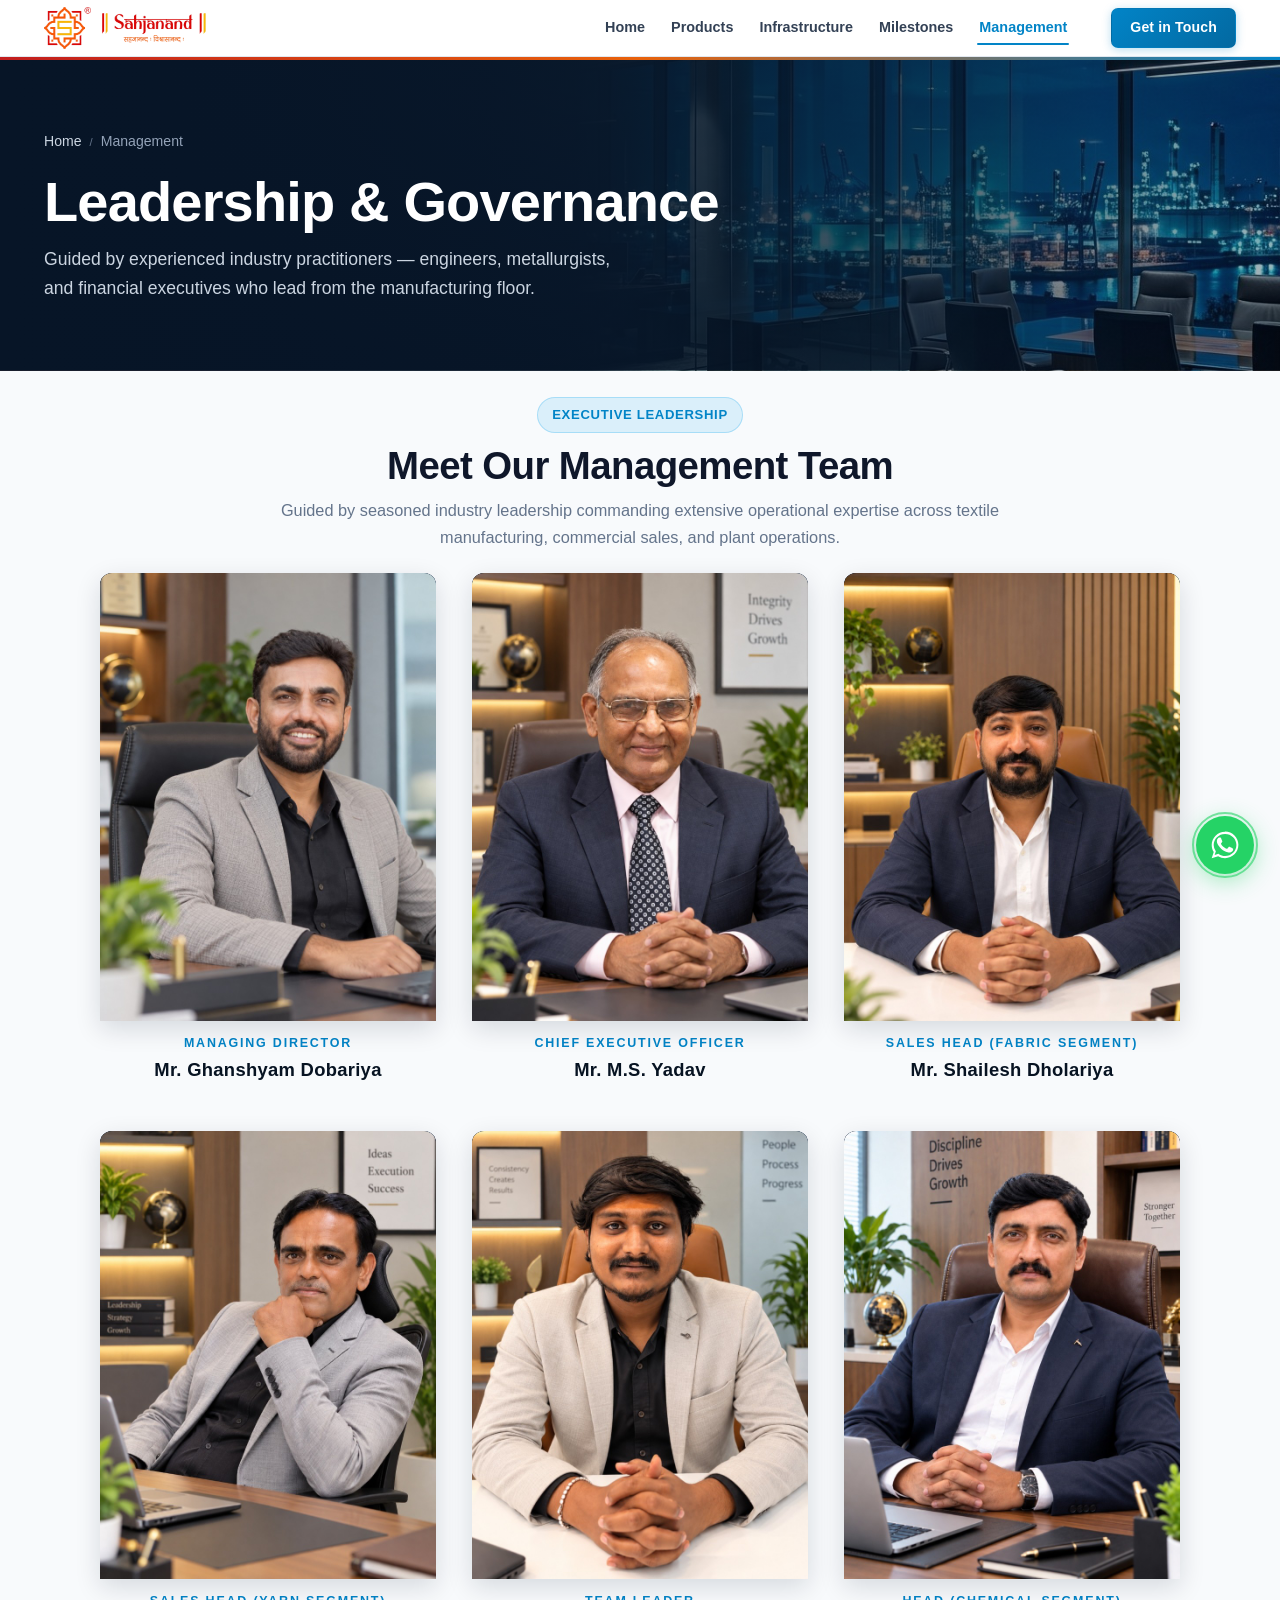
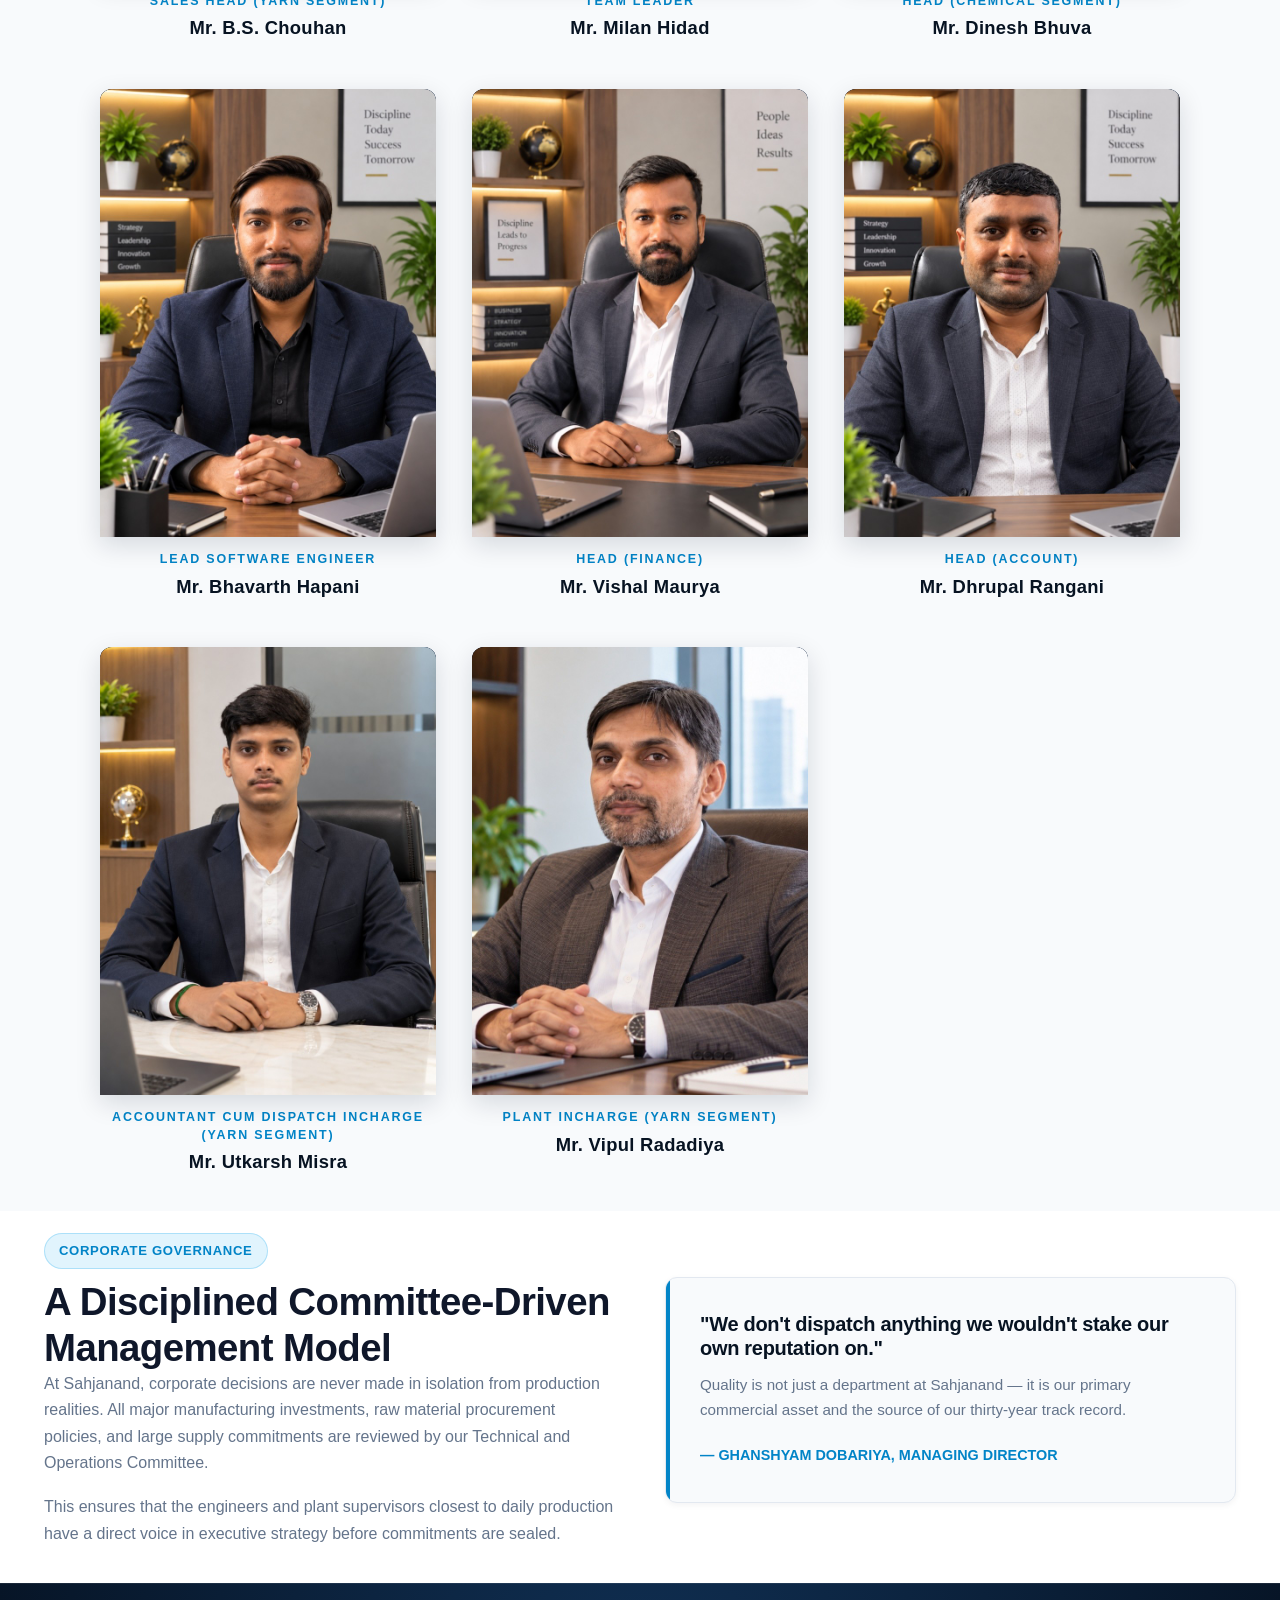
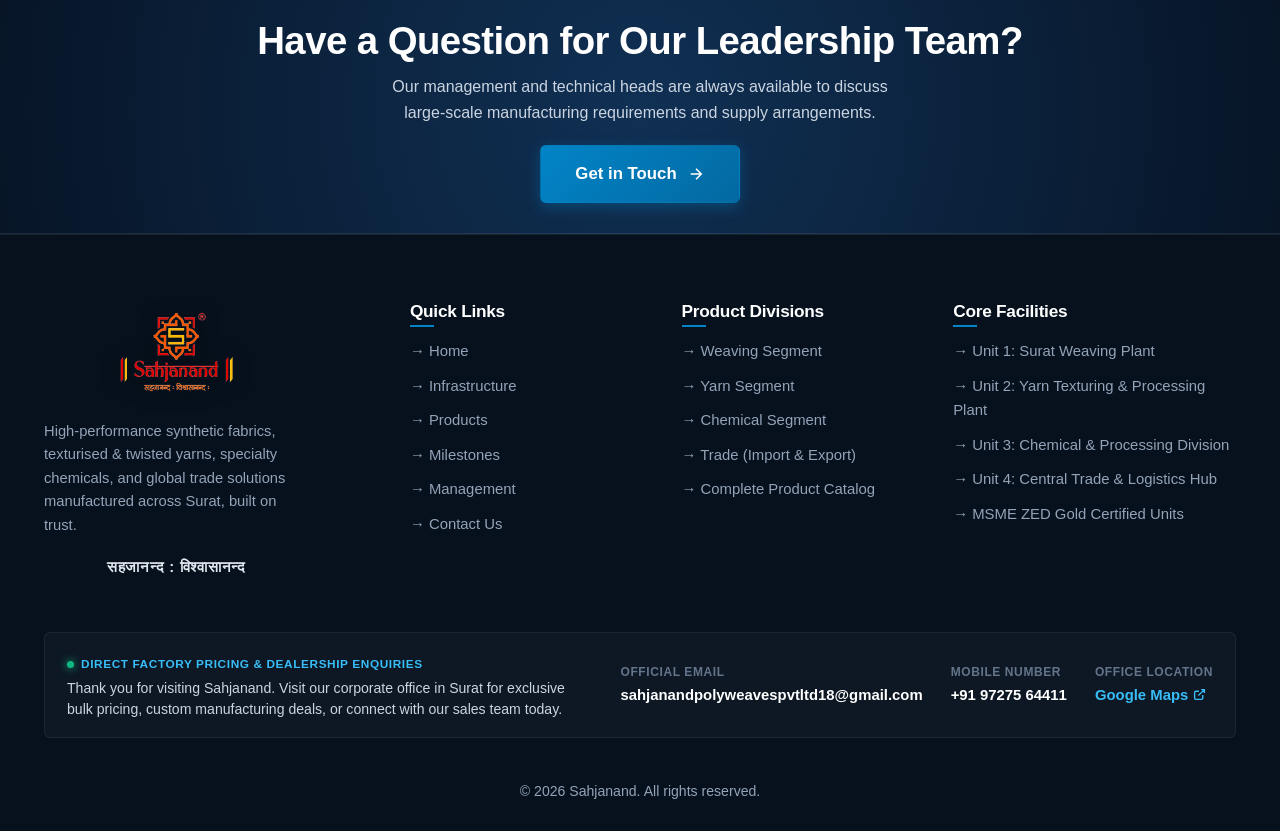
<file: management.html>
<!DOCTYPE html>
<html lang="en">
<head>
<meta charset="UTF-8">
<meta name="viewport" content="width=device-width, initial-scale=1.0">
<title>Management | Sahjanand</title>
<meta name="description" content="Meet the leadership team behind Sahjanand's industrial manufacturing excellence and corporate governance.">
<link rel="icon" type="image/png" href="images/favicon-32.png">
<link rel="apple-touch-icon" href="images/apple-touch-icon.png">
<link rel="preconnect" href="https://fonts.googleapis.com">
<link rel="preconnect" href="https://fonts.gstatic.com" crossorigin>
<link rel="stylesheet" href="https://fonts.googleapis.com/css2?family=Plus+Jakarta+Sans:wght@300;400;500;600;700;800&family=Outfit:wght@400;500;600;700;800&display=swap">
<meta http-equiv="X-Content-Type-Options" content="nosniff">
<meta http-equiv="X-Frame-Options" content="SAMEORIGIN">
<meta name="referrer" content="strict-origin-when-cross-origin">
<meta http-equiv="Permissions-Policy" content="camera=(), microphone=(), geolocation=()">
<meta http-equiv="Content-Security-Policy" content="default-src 'self'; script-src 'self' 'unsafe-inline'; style-src 'self' 'unsafe-inline' https://fonts.googleapis.com; font-src 'self' https://fonts.gstatic.com data:; img-src 'self' data: https:; media-src 'self'; connect-src 'self' https://formsubmit.co;">
<link rel="preload" as="image" href="images/banner-management.jpg" fetchpriority="high">
<link rel="preload" as="image" href="images/team-ghanshyam-dobariya.jpg?v=125" fetchpriority="high">
<link rel="preload" as="image" href="images/team-ms-yadav.jpg?v=125" fetchpriority="high">
<link rel="preload" as="image" href="images/team-shailesh-dholariya.jpg?v=125">
<link rel="stylesheet" href="styles.css?v=125">
</head>
<body>

<header class="site-header">
 <div class="nav-row">
  <a href="./" class="brand" aria-label="Sahjanand - Home">
   <img src="images/navbar-logo.png?v=125" alt="Sahjanand - सहजानन्द : विश्वासानन्द" class="navbar-brand-logo">
  </a>
  <nav class="main-nav" id="primary-navigation" aria-label="Primary">
   <div class="mobile-drawer-header">
    <div class="drawer-brand">
     <img src="images/navbar-logo.png?v=125" alt="Sahjanand - सहजानन्द : विश्वासानन्द" class="drawer-brand-logo">
    </div>
    <button type="button" class="mobile-drawer-close" aria-label="Close navigation menu">&times;</button>
   </div>
   <ul>
    <li><a href="./">Home</a></li>
    <li><a href="products">Products</a></li>
    <li><a href="infrastructure">Infrastructure</a></li>
    <li><a href="milestones">Milestones</a></li>
    <li><a href="management">Management</a></li>
   </ul>
   <div class="mobile-drawer-footer">
    <a href="contact" class="btn btn-primary btn-drawer-cta">Get in Touch</a>
    <div class="drawer-info">
     <p><strong>Sahjanand</strong></p>
     <p>Surat, Gujarat, India</p>
    </div>
   </div>
  </nav>
  <div class="nav-actions">
   <a href="contact" class="btn btn-primary nav-cta-btn">Get in Touch</a>
   <button type="button" class="mobile-nav-toggle" aria-label="Toggle navigation menu" aria-expanded="false" aria-controls="primary-navigation">
    <span class="hamburger-line"></span>
    <span class="hamburger-line"></span>
    <span class="hamburger-line"></span>
   </button>
  </div>
 </div>
 <div class="mobile-nav-backdrop" aria-hidden="true"></div>
</header>

<main>

 <div class="page-header header-management">
  <div class="container">
   <div class="breadcrumb">
    <a href="./">Home</a>
    <span class="sep">/</span>
    <span>Management</span>
   </div>
   <h1>Leadership &amp; Governance</h1>
   <p class="header-desc">Guided by experienced industry practitioners — engineers, metallurgists, and financial executives who lead from the manufacturing floor.</p>
  </div>
 </div>

 <!-- LEADERSHIP TEAM -->
 <section class="bg-light">
  <div class="container">
   <div class="section-head center">
    <span class="pill-badge pill-badge-blue">Executive Leadership</span>
    <h2>Meet Our Management Team</h2>
    <p>Guided by seasoned industry leadership commanding extensive operational expertise across textile manufacturing, commercial sales, and plant operations.</p>
   </div>

   <div class="team-arch-grid">
     
    <div class="team-arch-card">
     <div class="team-photo-frame" tabindex="0">
      <img src="images/team-ghanshyam-dobariya.jpg?v=125" alt="Mr. Ghanshyam Dobariya" class="team-photo-img" loading="eager" decoding="async" fetchpriority="high" onerror="this.classList.add('is-hidden')">
      <div class="team-photo-placeholder" aria-hidden="true">
       <span class="avatar-badge-arch">GD</span>
      </div>
      <div class="team-photo-overlay">
       <div class="movie-credits-track">
        <span class="movie-badge">EXECUTIVE LEADERSHIP</span>
        <h5 class="movie-person-name">Mr. Ghanshyam Dobariya</h5>
        <span class="movie-person-role">Managing Director</span>
        <div class="movie-line"></div>
        <p class="movie-bio-text">Founding visionary steering Sahjanand's multi-decade industrial journey, state-of-the-art manufacturing facilities, and strategic long-term capital investments.</p>
        <p class="movie-bio-text">Grounded in the guiding motto &ldquo;सहजानन्द : विश्वासानन्द&rdquo; — championing uncompromised product quality, precision engineering, and client trust across India since 1989.</p>
       </div>
      </div>
     </div>
     <div class="team-arch-meta">
      <span class="team-arch-role">Managing Director</span>
      <h4 class="team-arch-name">Mr. Ghanshyam Dobariya</h4>
     </div>
    </div>

    <div class="team-arch-card">
     <div class="team-photo-frame" tabindex="0">
      <img src="images/team-ms-yadav.jpg?v=125" alt="Mr. M.S. Yadav" class="team-photo-img" loading="eager" decoding="async" fetchpriority="high" onerror="this.classList.add('is-hidden')">
      <div class="team-photo-placeholder" aria-hidden="true">
       <span class="avatar-badge-arch">MSY</span>
      </div>
      <div class="team-photo-overlay">
       <div class="movie-credits-track">
        <span class="movie-badge">EXECUTIVE LEADERSHIP</span>
        <h5 class="movie-person-name">Mr. M.S. Yadav</h5>
        <span class="movie-person-role">Chief Executive Officer</span>
        <div class="movie-line"></div>
        <p class="movie-bio-text">Directing enterprise-wide corporate strategy, cross-vertical manufacturing synergy, and international quality governance across all Sahjanand divisions.</p>
        <p class="movie-bio-text">With deep industrial acumen, he leads technological modernization, operational scaling, commercial expansion, and sustainable stakeholder value creation.</p>
       </div>
      </div>
     </div>
     <div class="team-arch-meta">
      <span class="team-arch-role">Chief Executive Officer</span>
      <h4 class="team-arch-name">Mr. M.S. Yadav</h4>
     </div>
    </div>

    <div class="team-arch-card">
     <div class="team-photo-frame" tabindex="0">
      <img src="images/team-shailesh-dholariya.jpg?v=125" alt="Mr. Shailesh Dholariya" class="team-photo-img" loading="eager" decoding="async" fetchpriority="high" onerror="this.classList.add('is-hidden')">
      <div class="team-photo-placeholder" aria-hidden="true">
       <span class="avatar-badge-arch">SD</span>
      </div>
      <div class="team-photo-overlay">
       <div class="movie-credits-track">
        <span class="movie-badge">COMMERCIAL LEADERSHIP</span>
        <h5 class="movie-person-name">Mr. Shailesh Dholariya</h5>
        <span class="movie-person-role">Sales Head (Fabric Segment)</span>
        <div class="movie-line"></div>
        <p class="movie-bio-text">Spearheading domestic and global sales operations, grey and finished fabric distribution, client acquisition, and high-volume institutional contract execution.</p>
        <p class="movie-bio-text">Cultivating extensive dealership networks and ensuring precision delivery schedules for synthetic and specialty fabric clients nationwide.</p>
       </div>
      </div>
     </div>
     <div class="team-arch-meta">
      <span class="team-arch-role">Sales Head (Fabric Segment)</span>
      <h4 class="team-arch-name">Mr. Shailesh Dholariya</h4>
     </div>
    </div>

    <div class="team-arch-card">
     <div class="team-photo-frame" tabindex="0">
      <img src="images/team-bs-chouhan.jpg?v=125" alt="Mr. B.S. Chouhan" class="team-photo-img" loading="eager" decoding="async" onerror="this.classList.add('is-hidden')">
      <div class="team-photo-placeholder" aria-hidden="true">
       <span class="avatar-badge-arch">BC</span>
      </div>
      <div class="team-photo-overlay">
       <div class="movie-credits-track">
        <span class="movie-badge">COMMERCIAL LEADERSHIP</span>
        <h5 class="movie-person-name">Mr. Balwantsingh Chouhan</h5>
        <span class="movie-person-role">Senior Sales Manager &bull; Yarn Segment</span>
        <div class="movie-line"></div>
        <p class="movie-bio-text">B.S. Chouhan, whose full name is Balwantsingh Chouhan, has been serving in the city of Surat, Gujarat, the renowned textile hub, for several years.</p>
        <p class="movie-bio-text">Since 1989, he has worked with reputed yarn manufacturing organizations in various positions, including Technical Officer (Customer Service) and Sales Manager.</p>
        <p class="movie-bio-text">He has carried out his responsibilities with dedication, integrity, and honesty in the fields of Texturising, Sizing, Air Tex Yarn, and Nylon Yarn, serving as a Sales Manager. At present, he is working as Senior Sales Manager at Sahjanand Polyweaves Pvt. Ltd.</p>
       </div>
      </div>
     </div>
     <div class="team-arch-meta">
      <span class="team-arch-role">Sales Head (Yarn Segment)</span>
      <h4 class="team-arch-name">Mr. B.S. Chouhan</h4>
     </div>
    </div>

    <div class="team-arch-card">
     <div class="team-photo-frame" tabindex="0">
      <img src="images/team-milan-hidad.jpg?v=125" alt="Mr. Milan Hidad" class="team-photo-img" loading="eager" decoding="async" onerror="this.classList.add('is-hidden')">
      <div class="team-photo-placeholder" aria-hidden="true">
       <span class="avatar-badge-arch">MH</span>
      </div>
      <div class="team-photo-overlay">
       <div class="movie-credits-track">
        <span class="movie-badge">OPERATIONS LEADERSHIP</span>
        <h5 class="movie-person-name">Mr. Milan Hidad</h5>
        <span class="movie-person-role">Team Leader</span>
        <div class="movie-line"></div>
        <p class="movie-bio-text">Overseeing plant-floor execution, production line coordination, technical machine scheduling, and benchmark quality assurance standards.</p>
        <p class="movie-bio-text">Ensuring flawless day-to-day manufacturing operations, shift optimization, and strict adherence to industrial safety and zero-defect benchmarks.</p>
       </div>
      </div>
     </div>
     <div class="team-arch-meta">
      <span class="team-arch-role">Team Leader</span>
      <h4 class="team-arch-name">Mr. Milan Hidad</h4>
     </div>
    </div>

    <div class="team-arch-card">
     <div class="team-photo-frame" tabindex="0">
      <img src="images/team-dinesh-bhuva.jpg?v=125" alt="Mr. Dinesh Bhuva" class="team-photo-img" loading="eager" decoding="async" onerror="this.classList.add('is-hidden')">
      <div class="team-photo-placeholder" aria-hidden="true">
       <span class="avatar-badge-arch">DB</span>
      </div>
      <div class="team-photo-overlay">
       <div class="movie-credits-track">
        <span class="movie-badge">TECHNICAL LEADERSHIP</span>
        <h5 class="movie-person-name">Mr. Dinesh Bhuva</h5>
        <span class="movie-person-role">Head (Chemical Segment)</span>
        <div class="movie-line"></div>
        <p class="movie-bio-text">Directing specialty chemical formulations, reactor operations, stringent batch quality control protocols, and customized textile processing solutions.</p>
        <p class="movie-bio-text">Ensuring premium chemical auxiliaries and finishing agents meet exacting performance and environmental compliance standards.</p>
       </div>
      </div>
     </div>
     <div class="team-arch-meta">
      <span class="team-arch-role">Head (Chemical Segment)</span>
      <h4 class="team-arch-name">Mr. Dinesh Bhuva</h4>
     </div>
    </div>

    <div class="team-arch-card">
     <div class="team-photo-frame" tabindex="0">
      <img src="images/team-bhavarth-hapani.jpg?v=125" alt="Mr. Bhavarth Hapani" class="team-photo-img" loading="eager" decoding="async" onerror="this.classList.add('is-hidden')">
      <div class="team-photo-placeholder" aria-hidden="true">
       <span class="avatar-badge-arch">BH</span>
      </div>
      <div class="team-photo-overlay">
       <div class="movie-credits-track">
        <span class="movie-badge">TECHNOLOGY &amp; SYSTEMS</span>
        <h5 class="movie-person-name">Mr. Bhavarth Hapani</h5>
        <span class="movie-person-role">Lead Software Engineer &amp; Systems Architect</span>
        <div class="movie-line"></div>
        <p class="movie-bio-text">Architect and lead engineer of Sahjanand's official web platform and internal enterprise software solutions that power automated, paperless billing and recordkeeping.</p>
        <p class="movie-bio-text">Engineered unified data workflows, digital asset pipelines, and multi-facility surveillance camera infrastructure connecting all corporate divisions.</p>
       </div>
      </div>
     </div>
     <div class="team-arch-meta">
      <span class="team-arch-role">Lead Software Engineer</span>
      <h4 class="team-arch-name">Mr. Bhavarth Hapani</h4>
     </div>
    </div>

    <div class="team-arch-card">
     <div class="team-photo-frame" tabindex="0">
      <img src="images/team-vishal-maurya.jpg?v=125" alt="Mr. Vishal Maurya" class="team-photo-img" loading="eager" decoding="async" onerror="this.classList.add('is-hidden')">
      <div class="team-photo-placeholder" aria-hidden="true">
       <span class="avatar-badge-arch">VM</span>
      </div>
      <div class="team-photo-overlay">
       <div class="movie-credits-track">
        <span class="movie-badge">FINANCIAL GOVERNANCE</span>
        <h5 class="movie-person-name">Mr. Vishal Maurya</h5>
        <span class="movie-person-role">Head (Finance)</span>
        <div class="movie-line"></div>
        <p class="movie-bio-text">Heading corporate financial accounting, general ledger accuracy, statutory compliance, and rigorous auditing across all manufacturing business units.</p>
        <p class="movie-bio-text">Upholding transparent balance-sheet integrity, fiscal discipline, and tax governance supporting enterprise-wide capital operations.</p>
       </div>
      </div>
     </div>
     <div class="team-arch-meta">
      <span class="team-arch-role">Head (Finance)</span>
      <h4 class="team-arch-name">Mr. Vishal Maurya</h4>
     </div>
    </div>

    <div class="team-arch-card">
     <div class="team-photo-frame" tabindex="0">
      <img src="images/team-dhrupal-rangani.jpg?v=125" alt="Mr. Dhrupal Rangani" class="team-photo-img" loading="eager" decoding="async" onerror="this.classList.add('is-hidden')">
      <div class="team-photo-placeholder" aria-hidden="true">
       <span class="avatar-badge-arch">DR</span>
      </div>
      <div class="team-photo-overlay">
       <div class="movie-credits-track">
        <span class="movie-badge">FINANCIAL GOVERNANCE</span>
        <h5 class="movie-person-name">Mr. Dhrupal Rangani</h5>
        <span class="movie-person-role">Head (Account)</span>
        <div class="movie-line"></div>
        <p class="movie-bio-text">Directing institutional billing reconciliations, commercial receivables collections, customer credit management, and liquidity forecasting.</p>
        <p class="movie-bio-text">Ensuring healthy corporate cash flows and strengthening trusted commercial ties with dealership partners and large-scale buyers.</p>
       </div>
      </div>
     </div>
     <div class="team-arch-meta">
      <span class="team-arch-role">Head (Account)</span>
      <h4 class="team-arch-name">Mr. Dhrupal Rangani</h4>
     </div>
    </div>

    <div class="team-arch-card">
     <div class="team-photo-frame" tabindex="0">
      <img src="images/team-utkarsh-misra.jpg?v=125" alt="Mr. Utkarsh Misra" class="team-photo-img" loading="eager" decoding="async" onerror="this.classList.add('is-hidden')">
      <div class="team-photo-placeholder" aria-hidden="true">
       <span class="avatar-badge-arch">UM</span>
      </div>
      <div class="team-photo-overlay">
       <div class="movie-credits-track">
        <span class="movie-badge">ACCOUNTING &amp; DISPATCH</span>
        <h5 class="movie-person-name">Mr. Utkarsh Misra</h5>
        <span class="movie-person-role">Accountant cum Dispatch Incharge (Yarn segment)</span>
        <div class="movie-line"></div>
        <p class="movie-bio-text">Managing financial records, accounting entries, invoicing, and logistics operations for the Yarn Segment.</p>
        <p class="movie-bio-text">Overseeing prompt dispatch coordination, inventory tracking, consignment documentation, and customer order fulfillment with precision and accountability.</p>
       </div>
      </div>
     </div>
     <div class="team-arch-meta">
      <span class="team-arch-role">Accountant cum Dispatch Incharge<br>(Yarn Segment)</span>
      <h4 class="team-arch-name">Mr. Utkarsh Misra</h4>
     </div>
    </div>

    <div class="team-arch-card">
     <div class="team-photo-frame" tabindex="0">
      <img src="images/team-vipul-radadiya.jpg?v=125" alt="Mr. Vipul Radadiya" class="team-photo-img" loading="eager" decoding="async" onerror="this.classList.add('is-hidden')">
      <div class="team-photo-placeholder" aria-hidden="true">
       <span class="avatar-badge-arch">VR</span>
      </div>
      <div class="team-photo-overlay">
       <div class="movie-credits-track">
        <span class="movie-badge">OPERATIONS &amp; LOGISTICS</span>
        <h5 class="movie-person-name">Mr. Vipul Radadiya</h5>
        <span class="movie-person-role">Plant Incharge &bull; Yarn Segment (Hojiwala)</span>
        <div class="movie-line"></div>
        <p class="movie-bio-text">Overseeing plant operations, yarn inventory collection, truck freight logistics, and gate dispatch operations at the Hojiwala Yarn facility.</p>
        <p class="movie-bio-text">Managing meticulous entry checking of all yarn invoices, delivery challan verification, stock receiving, and streamlined distribution across clients.</p>
       </div>
      </div>
     </div>
     <div class="team-arch-meta">
      <span class="team-arch-role">Plant Incharge (Yarn Segment)</span>
      <h4 class="team-arch-name">Mr. Vipul Radadiya</h4>
     </div>
    </div>

   </div>
  </div>
 </section>

 <!-- GOVERNANCE PHILOSOPHY -->
 <section class="bg-white">
  <div class="container">
   <div class="grid grid-2" style="align-items: center; gap: 50px;">
    <div>
     <span class="pill-badge pill-badge-blue">Corporate Governance</span>
     <h2>A Disciplined Committee-Driven Management Model</h2>
     <p>At Sahjanand, corporate decisions are never made in isolation from production realities. All major manufacturing investments, raw material procurement policies, and large supply commitments are reviewed by our Technical and Operations Committee.</p>
     <p>This ensures that the engineers and plant supervisors closest to daily production have a direct voice in executive strategy before commitments are sealed.</p>
    </div>

    <div>
     <div class="stat-card" style="padding: 34px; background: #F8FAFC;">
      <h4 style="color: var(--navy-dark); margin-bottom: 12px; font-size: 1.25rem;">
       "We don't dispatch anything we wouldn't stake our own reputation on."
      </h4>
      <p style="color: var(--text-muted); font-size: 0.95rem; margin-bottom: 20px;">
       Quality is not just a department at Sahjanand — it is our primary commercial asset and the source of our thirty-year track record.
      </p>
      <span style="font-weight: 700; color: var(--blue-bright); font-size: 0.9rem;">
       — GHANSHYAM DOBARIYA, MANAGING DIRECTOR
      </span>
     </div>
    </div>
   </div>
  </div>
 </section>

 <!-- CTA -->
 <div class="cta-banner">
  <div class="container">
   <h2>Have a Question for Our Leadership Team?</h2>
   <p>Our management and technical heads are always available to discuss large-scale manufacturing requirements and supply arrangements.</p>
   <a href="contact" class="btn btn-primary" style="font-size: 1.05rem; padding: 14px 34px;">
    <span>Get in Touch</span>
    <svg width="18" height="18" viewBox="0 0 24 24" fill="none" stroke="currentColor" stroke-width="2"><path d="M5 12h14M12 5l7 7-7 7"/></svg>
   </a>
  </div>
 </div>

</main>

<footer class="site-footer">
 <div class="container">
  <div class="footer-top-grid">
   <div class="footer-brand">
    <div class="footer-logo-wrap">
     <img src="images/logo-full.png" alt="Sahjanand" class="footer-logo">
    </div>
    <p>High-performance synthetic fabrics, texturised & twisted yarns, specialty chemicals, and global trade solutions manufactured across Surat, built on trust.</p>
    <span class="footer-motto">सहजानन्द : विश्वासानन्द</span>
   </div>

   <div>
    <h4 class="footer-heading">Quick Links</h4>
    <ul class="footer-links">
     <li><a href="./">&rarr; Home</a></li>
     <li><a href="infrastructure">&rarr; Infrastructure</a></li>
     <li><a href="products">&rarr; Products</a></li>
     <li><a href="milestones">&rarr; Milestones</a></li>
     <li><a href="management">&rarr; Management</a></li>
     <li><a href="contact">&rarr; Contact Us</a></li>
    </ul>
   </div>

   <div>
    <h4 class="footer-heading">Product Divisions</h4>
    <ul class="footer-links">
     <li><a href="products?division=weaving">&rarr; Weaving Segment</a></li>
     <li><a href="products?division=yarn">&rarr; Yarn Segment</a></li>
     <li><a href="products?division=chemical">&rarr; Chemical Segment</a></li>
     <li><a href="products?division=trade">&rarr; Trade (Import &amp; Export)</a></li>
     <li><a href="products">&rarr; Complete Product Catalog</a></li>
    </ul>
   </div>

   <div>
    <h4 class="footer-heading">Core Facilities</h4>
    <ul class="footer-links">
     <li><a href="infrastructure">&rarr; Unit 1: Surat Weaving Plant</a></li>
     <li><a href="infrastructure">&rarr; Unit 2: Yarn Texturing &amp; Processing Plant</a></li>
     <li><a href="infrastructure">&rarr; Unit 3: Chemical &amp; Processing Division</a></li>
     <li><a href="infrastructure">&rarr; Unit 4: Central Trade &amp; Logistics Hub</a></li>
     <li><a href="./#certifications">&rarr; MSME ZED Gold Certified Units</a></li>
    </ul>
   </div>
  </div>

  <div class="footer-connect-strip">
   <div class="footer-strip-message">
    <div class="footer-message-badge">
     <span class="badge-dot"></span>
     <span>Direct Factory Pricing &amp; Dealership Enquiries</span>
    </div>
    <p class="footer-message-text">Thank you for visiting Sahjanand. Visit our corporate office in Surat for exclusive bulk pricing, custom manufacturing deals, or connect with our sales team today.</p>
   </div>
            <div class="footer-strip-contact">
    <div class="footer-strip-col footer-strip-left">
     <div class="footer-strip-item">
      <strong>Official Email</strong>
      <a href="mailto:sahjanandpolyweavespvtltd18@gmail.com" style="word-break:break-all;">sahjanandpolyweavespvtltd18@gmail.com</a>
     </div>
    </div>
    <div class="footer-strip-col footer-strip-right">
     <div class="footer-strip-item">
      <strong>Mobile Number</strong>
      <a href="tel:+919727564411" class="footer-phone-link" style="text-decoration:none; font-weight:700;">+91 97275 64411</a>
     </div>
     <div class="footer-strip-item">
      <strong>Office Location</strong>
      <a href="https://maps.app.goo.gl/cZ3YXjpNEVtU6PTa8" target="_blank" rel="noopener noreferrer" style="color:var(--cyan-neon); font-weight:700; display:inline-flex; align-items:center; gap:5px;">
       <span>Google Maps</span>
       <svg width="13" height="13" viewBox="0 0 24 24" fill="none" stroke="currentColor" stroke-width="2.5"><path d="M18 13v6a2 2 0 0 1-2 2H5a2 2 0 0 1-2-2V8a2 2 0 0 1 2-2h6M15 3h6v6M10 14L21 3"/></svg>
      </a>
     </div>
    </div>
   </div>
  </div>

  <div class="footer-bottom">
   <span>&copy; <span class="js-year"></span> Sahjanand. All rights reserved.</span>
  </div>
 </div>
</footer>

<script src="main.js?v=125"></script>
<!-- FLOATING WHATSAPP CHAT BUTTON (+91 97275 64411) -->
<a href="https://wa.me/919727564411" target="_blank" rel="noopener noreferrer" class="whatsapp-float-btn" aria-label="Chat with Sahjanand on WhatsApp (+91 97275 64411)" title="Chat on WhatsApp (+91 97275 64411)">
 <span class="wa-pulse" aria-hidden="true"></span>
 <svg viewBox="0 0 24 24" fill="currentColor" aria-hidden="true"><path d="M17.472 14.382c-.301-.15-1.78-.878-2.056-.978-.276-.1-.476-.15-.676.15-.2.3-.777.978-.952 1.178-.175.2-.351.226-.652.075-.3-.15-1.266-.467-2.41-1.488-.891-.795-1.493-1.777-1.669-2.078-.175-.3-.019-.462.131-.612.136-.135.301-.351.452-.527.15-.175.2-.3.301-.5.1-.2.05-.376-.025-.526-.075-.15-.677-1.633-.927-2.235-.244-.587-.492-.507-.677-.517-.175-.008-.376-.01-.576-.01-.2 0-.526.075-.802.376-.276.3-1.053 1.028-1.053 2.508s1.078 2.909 1.228 3.109c.15.2 2.122 3.24 5.141 4.544.718.31 1.279.495 1.716.634.721.23 1.377.197 1.896.12.578-.087 1.78-.727 2.03-1.43.25-.702.25-1.303.175-1.43-.075-.125-.276-.2-.576-.35zM12.04 2C6.518 2 2.03 6.485 2.03 12c0 1.94.557 3.753 1.521 5.286L2.01 22l4.87-1.503c1.478.89 3.21 1.403 5.16 1.403 5.522 0 10.01-4.486 10.01-10 0-5.515-4.488-10-10.01-10zm0 18.25c-1.69 0-3.26-.513-4.57-1.397l-.328-.22-2.887.892.894-2.815-.243-.348a8.21 8.21 0 0 1-1.376-4.362c0-4.558 3.712-8.27 8.51-8.27 4.798 0 8.51 3.712 8.51 8.27 0 4.558-3.712 8.25-8.51 8.25z"/></svg>
</a>

</body>
</html>
</file>
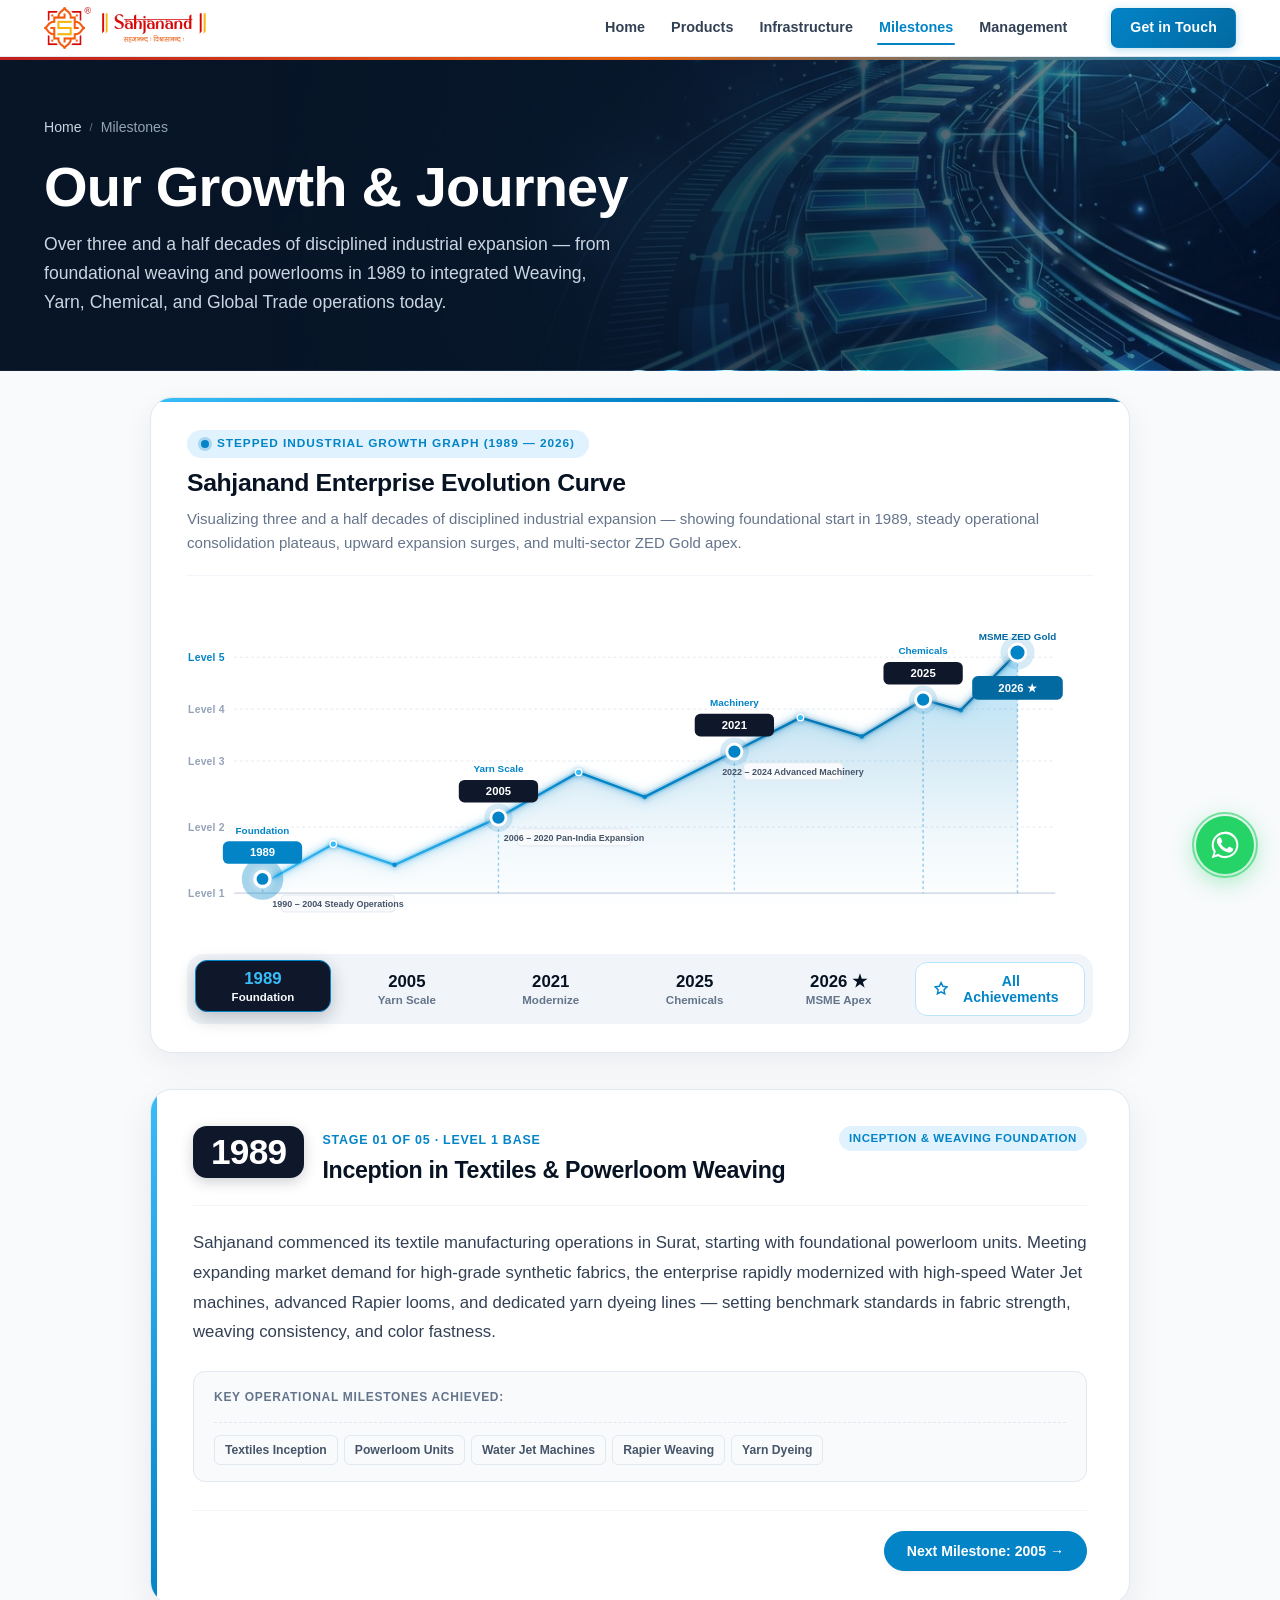
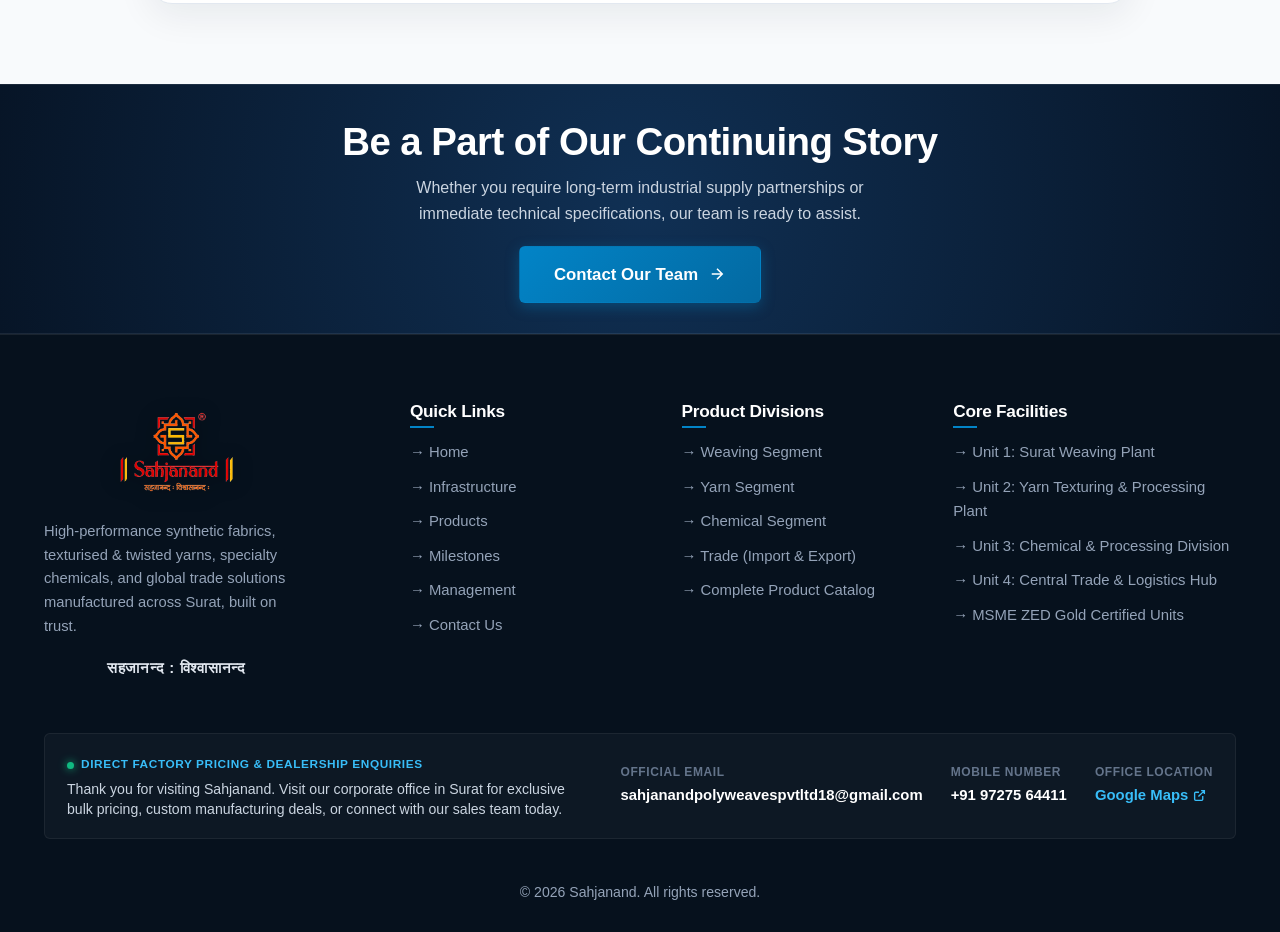
<file: milestones.html>
<!DOCTYPE html>
<html lang="en">
<head>
<meta charset="UTF-8">
<meta name="viewport" content="width=device-width, initial-scale=1.0">
<title>Milestones | Sahjanand</title>
<meta name="description" content="Chronological history and growth of Sahjanand, from our textile inception in Surat in 1989 with powerlooms, water jets, and rapier machinery to our integrated Weaving, Yarn, Chemical, and Trade operations today.">
<link rel="icon" type="image/png" href="images/favicon-32.png">
<link rel="apple-touch-icon" href="images/apple-touch-icon.png">
<link rel="preconnect" href="https://fonts.googleapis.com">
<link rel="preconnect" href="https://fonts.gstatic.com" crossorigin>
<link rel="stylesheet" href="https://fonts.googleapis.com/css2?family=Plus+Jakarta+Sans:wght@300;400;500;600;700;800&family=Outfit:wght@400;500;600;700;800&display=swap">
<meta http-equiv="X-Content-Type-Options" content="nosniff">
<meta http-equiv="X-Frame-Options" content="SAMEORIGIN">
<meta name="referrer" content="strict-origin-when-cross-origin">
<meta http-equiv="Permissions-Policy" content="camera=(), microphone=(), geolocation=()">
<meta http-equiv="Content-Security-Policy" content="default-src 'self'; script-src 'self' 'unsafe-inline'; style-src 'self' 'unsafe-inline' https://fonts.googleapis.com; font-src 'self' https://fonts.gstatic.com data:; img-src 'self' data: https:; media-src 'self'; connect-src 'self' https://formsubmit.co;">
<link rel="preload" as="image" href="images/banner-milestones.jpg" fetchpriority="high">
<link rel="stylesheet" href="styles.css?v=125">
</head>
<body>

<header class="site-header">
 <div class="nav-row">
  <a href="./" class="brand" aria-label="Sahjanand - Home">
   <img src="images/navbar-logo.png?v=125" alt="Sahjanand - सहजानन्द : विश्वासानन्द" class="navbar-brand-logo">
  </a>
  <nav class="main-nav" id="primary-navigation" aria-label="Primary">
   <div class="mobile-drawer-header">
    <div class="drawer-brand">
     <img src="images/navbar-logo.png?v=125" alt="Sahjanand - सहजानन्द : विश्वासानन्द" class="drawer-brand-logo">
    </div>
    <button type="button" class="mobile-drawer-close" aria-label="Close navigation menu">&times;</button>
   </div>
   <ul>
    <li><a href="./">Home</a></li>
    <li><a href="products">Products</a></li>
    <li><a href="infrastructure">Infrastructure</a></li>
    <li><a href="milestones">Milestones</a></li>
    <li><a href="management">Management</a></li>
   </ul>
   <div class="mobile-drawer-footer">
    <a href="contact" class="btn btn-primary btn-drawer-cta">Get in Touch</a>
    <div class="drawer-info">
     <p><strong>Sahjanand</strong></p>
     <p>Surat, Gujarat, India</p>
    </div>
   </div>
  </nav>
  <div class="nav-actions">
   <a href="contact" class="btn btn-primary nav-cta-btn">Get in Touch</a>
   <button type="button" class="mobile-nav-toggle" aria-label="Toggle navigation menu" aria-expanded="false" aria-controls="primary-navigation">
    <span class="hamburger-line"></span>
    <span class="hamburger-line"></span>
    <span class="hamburger-line"></span>
   </button>
  </div>
 </div>
 <div class="mobile-nav-backdrop" aria-hidden="true"></div>
</header>

<main>

 <div class="page-header header-milestones">
  <div class="container">
   <div class="breadcrumb">
    <a href="./">Home</a>
    <span class="sep">/</span>
    <span>Milestones</span>
   </div>
   <h1>Our Growth &amp; Journey</h1>
   <p class="header-desc">Over three and a half decades of disciplined industrial expansion — from foundational weaving and powerlooms in 1989 to integrated Weaving, Yarn, Chemical, and Global Trade operations today.</p>
  </div>
 </div>

  <section class="bg-light milestones-interactive-section">
   <div class="container">

    <!-- Stepped Growth Graph Card -->
    <div class="stepped-graph-card">
     <div class="stepped-graph-header">
      <div class="graph-header-left">
       <span class="graph-tag-badge">
        <span class="pulse-point"></span>
        <span>STEPPED INDUSTRIAL GROWTH GRAPH (1989 &mdash; 2026)</span>
       </span>
       <h2 class="graph-title">Sahjanand Enterprise Evolution Curve</h2>
       <p class="graph-desc">Visualizing three and a half decades of disciplined industrial expansion &mdash; showing foundational start in 1989, steady operational consolidation plateaus, upward expansion surges, and multi-sector ZED Gold apex.</p>
      </div>
     </div>

     <!-- Stepped Plateau SVG Graph -->
     <div class="stepped-graph-canvas-wrap">
      <svg class="stepped-growth-svg" viewBox="0 0 960 360" preserveAspectRatio="xMidYMid meet" role="img" aria-label="Sahjanand Stepped Industrial Growth Graph">
       <defs>
        <linearGradient id="steppedAreaGrad" x1="0%" y1="0%" x2="0%" y2="100%">
         <stop offset="0%" stop-color="#38bdf8" stop-opacity="0.35"/>
         <stop offset="35%" stop-color="#0284c7" stop-opacity="0.18"/>
         <stop offset="70%" stop-color="#0284c7" stop-opacity="0.06"/>
         <stop offset="100%" stop-color="#0284c7" stop-opacity="0.00"/>
        </linearGradient>
        <linearGradient id="steppedStrokeGrad" x1="0%" y1="100%" x2="100%" y2="0%">
         <stop offset="0%" stop-color="#38bdf8"/>
         <stop offset="45%" stop-color="#0284c7"/>
         <stop offset="100%" stop-color="#0369a1"/>
        </linearGradient>
        <filter id="glowFilter" x="-40%" y="-40%" width="180%" height="180%">
         <feGaussianBlur stdDeviation="3.5" result="blur"/>
         <feMerge>
          <feMergeNode in="blur"/>
          <feMergeNode in="SourceGraphic"/>
         </feMerge>
        </filter>
       </defs>

       <!-- Horizontal Guide Grids -->
       <g class="graph-guides">
        <line x1="50" y1="50" x2="920" y2="50" stroke="#e2e8f0" stroke-dasharray="3,3" stroke-width="1"/>
        <line x1="50" y1="105" x2="920" y2="105" stroke="#e2e8f0" stroke-dasharray="3,3" stroke-width="1"/>
        <line x1="50" y1="160" x2="920" y2="160" stroke="#e2e8f0" stroke-dasharray="3,3" stroke-width="1"/>
        <line x1="50" y1="230" x2="920" y2="230" stroke="#e2e8f0" stroke-dasharray="3,3" stroke-width="1"/>
        <line x1="50" y1="300" x2="920" y2="300" stroke="#cbd5e1" stroke-width="1.5"/>
       </g>

       <!-- Y-Axis Level Labels -->
       <g class="graph-y-labels">
        <text x="40" y="304" text-anchor="end" class="svg-axis-txt">Base &middot; Level 1</text>
        <text x="40" y="234" text-anchor="end" class="svg-axis-txt">Scale &middot; Level 2</text>
        <text x="40" y="164" text-anchor="end" class="svg-axis-txt">Modern &middot; Level 3</text>
        <text x="40" y="109" text-anchor="end" class="svg-axis-txt">Diversify &middot; Level 4</text>
        <text x="40" y="54" text-anchor="end" class="svg-axis-txt apex-axis-txt">Apex &middot; Level 5</text>
       </g>

       <!-- Vertical Milestone Drop Stems -->
       <g class="graph-stems" opacity="0.4">
        <line x1="80" y1="290" x2="80" y2="300" stroke="#0284c7" stroke-width="1.5" stroke-dasharray="3,3"/>
        <line x1="330" y1="220" x2="330" y2="300" stroke="#0284c7" stroke-width="1.5" stroke-dasharray="3,3"/>
        <line x1="580" y1="150" x2="580" y2="300" stroke="#0284c7" stroke-width="1.5" stroke-dasharray="3,3"/>
        <line x1="780" y1="95" x2="780" y2="300" stroke="#0284c7" stroke-width="1.5" stroke-dasharray="3,3"/>
        <line x1="880" y1="45" x2="880" y2="300" stroke="#0284c7" stroke-width="1.5" stroke-dasharray="3,3"/>
       </g>

       <!-- Dynamic Zigzag Shaded Area -->
       <path class="stepped-fill-area" d="M 80 320 L 80 290 L 155 248 L 220 270 L 330 220 L 415 172 L 485 198 L 580 150 L 650 114 L 715 134 L 780 95 L 820 106 L 880 45 L 880 320 Z" fill="url(#steppedAreaGrad)"/>

       <!-- Ambient Neon Glow Zigzag Stroke -->
       <path class="zigzag-glow-stroke" d="M 80 290 L 155 248 L 220 270 L 330 220 L 415 172 L 485 198 L 580 150 L 650 114 L 715 134 L 780 95 L 820 106 L 880 45" fill="none" stroke="url(#steppedStrokeGrad)" stroke-width="6" opacity="0.32" filter="url(#glowFilter)" stroke-linecap="round" stroke-linejoin="round"/>

       <!-- Primary Crisp Zigzag Trajectory Line -->
       <path class="stepped-curve-stroke" d="M 80 290 L 155 248 L 220 270 L 330 220 L 415 172 L 485 198 L 580 150 L 650 114 L 715 134 L 780 95 L 820 106 L 880 45" fill="none" stroke="url(#steppedStrokeGrad)" stroke-width="2.5" stroke-linecap="round" stroke-linejoin="round"/>

       <!-- Intermediate Zigzag Accent Markers -->
       <g class="zigzag-accents">
        <circle cx="155" cy="248" r="3.5" fill="#38bdf8" stroke="#ffffff" stroke-width="1.5"/>
        <circle cx="220" cy="270" r="2.5" fill="#0284c7" opacity="0.85"/>
        <circle cx="415" cy="172" r="3.5" fill="#38bdf8" stroke="#ffffff" stroke-width="1.5"/>
        <circle cx="485" cy="198" r="2.5" fill="#0284c7" opacity="0.85"/>
        <circle cx="650" cy="114" r="3.5" fill="#38bdf8" stroke="#ffffff" stroke-width="1.5"/>
        <circle cx="715" cy="134" r="2.5" fill="#0284c7" opacity="0.85"/>
        <circle cx="820" cy="106" r="2.5" fill="#0284c7" opacity="0.85"/>
       </g>

       <!-- Operational Plateau Annotations (Flat Periods) -->
       <g class="graph-plateaus">
        <!-- 1990 - 2004 Plateau -->
        <rect x="100" y="302" width="120" height="18" rx="4" fill="#f8fafc" stroke="#e2e8f0"/>
        <text x="160" y="315" text-anchor="middle" class="svg-plateau-txt">1990 &ndash; 2004 Steady Operations</text>

        <!-- 2006 - 2020 Plateau -->
        <rect x="350" y="232" width="120" height="18" rx="4" fill="#f8fafc" stroke="#e2e8f0"/>
        <text x="410" y="245" text-anchor="middle" class="svg-plateau-txt">2006 &ndash; 2020 Pan-India Expansion</text>

        <!-- 2022 - 2024 Plateau -->
        <rect x="590" y="162" width="105" height="18" rx="4" fill="#f8fafc" stroke="#e2e8f0"/>
        <text x="642" y="175" text-anchor="middle" class="svg-plateau-txt">2022 &ndash; 2024 Advanced Machinery</text>
       </g>

       <!-- Interactive Milestone Peak Nodes -->
       <!-- 1989 Peak Node -->
       <g class="svg-milestone-node active" data-year="1989" tabindex="0" role="button" aria-label="Milestone 1989: Inception &amp; Weaving Foundation">
        <circle cx="80" cy="290" r="15" class="node-halo"/>
        <circle cx="80" cy="290" r="8" class="node-center" filter="url(#glowFilter)"/>
        <rect x="38" y="250" width="84" height="24" rx="6" class="node-year-box"/>
        <text x="80" y="266" text-anchor="middle" class="node-year-txt">1989</text>
        <text x="80" y="242" text-anchor="middle" class="node-sub-txt">Foundation</text>
       </g>

       <!-- 2005 Peak Node -->
       <g class="svg-milestone-node" data-year="2005" tabindex="0" role="button" aria-label="Milestone 2005: Commercial Scale">
        <circle cx="330" cy="220" r="15" class="node-halo"/>
        <circle cx="330" cy="220" r="8" class="node-center" filter="url(#glowFilter)"/>
        <rect x="288" y="180" width="84" height="24" rx="6" class="node-year-box"/>
        <text x="330" y="196" text-anchor="middle" class="node-year-txt">2005</text>
        <text x="330" y="172" text-anchor="middle" class="node-sub-txt">Yarn Scale</text>
       </g>

       <!-- 2021 Peak Node -->
       <g class="svg-milestone-node" data-year="2021" tabindex="0" role="button" aria-label="Milestone 2021: Technological Modernization">
        <circle cx="580" cy="150" r="15" class="node-halo"/>
        <circle cx="580" cy="150" r="8" class="node-center" filter="url(#glowFilter)"/>
        <rect x="538" y="110" width="84" height="24" rx="6" class="node-year-box"/>
        <text x="580" y="126" text-anchor="middle" class="node-year-txt">2021</text>
        <text x="580" y="102" text-anchor="middle" class="node-sub-txt">Machinery</text>
       </g>

       <!-- 2025 Peak Node -->
       <g class="svg-milestone-node" data-year="2025" tabindex="0" role="button" aria-label="Milestone 2025: Strategic Diversification">
        <circle cx="780" cy="95" r="15" class="node-halo"/>
        <circle cx="780" cy="95" r="8" class="node-center" filter="url(#glowFilter)"/>
        <rect x="738" y="55" width="84" height="24" rx="6" class="node-year-box"/>
        <text x="780" y="71" text-anchor="middle" class="node-year-txt">2025</text>
        <text x="780" y="47" text-anchor="middle" class="node-sub-txt">Chemicals</text>
       </g>

       <!-- 2026 Apex Peak Node -->
       <g class="svg-milestone-node apex-node" data-year="2026" tabindex="0" role="button" aria-label="Milestone 2026: Enterprise Milestone &amp; ZED Gold Apex">
        <circle cx="880" cy="45" r="18" class="node-halo apex-halo"/>
        <circle cx="880" cy="45" r="9" class="node-center apex-center" filter="url(#glowFilter)"/>
        <rect x="832" y="70" width="96" height="25" rx="6" class="node-year-box apex-year-box"/>
        <text x="880" y="87" text-anchor="middle" class="node-year-txt apex-txt">2026 &#9733;</text>
        <text x="880" y="32" text-anchor="middle" class="node-sub-txt apex-highlight-txt">MSME ZED Gold</text>
       </g>
      </svg>
     </div>

     <!-- Interactive Year & Master Button Toolbar -->
     <div class="stepped-graph-toolbar" role="toolbar" aria-label="Select Milestone Year">
      <button type="button" class="graph-btn active" data-year="1989">
       <span class="btn-year">1989</span>
       <span class="btn-caption">Foundation</span>
      </button>
      <button type="button" class="graph-btn" data-year="2005">
       <span class="btn-year">2005</span>
       <span class="btn-caption">Yarn Scale</span>
      </button>
      <button type="button" class="graph-btn" data-year="2021">
       <span class="btn-year">2021</span>
       <span class="btn-caption">Modernize</span>
      </button>
      <button type="button" class="graph-btn" data-year="2025">
       <span class="btn-year">2025</span>
       <span class="btn-caption">Chemicals</span>
      </button>
      <button type="button" class="graph-btn apex-btn" data-year="2026">
       <span class="btn-year">2026 &#9733;</span>
       <span class="btn-caption">MSME Apex</span>
      </button>
      <button type="button" class="graph-btn master-all-btn" data-year="all">
       <svg width="15" height="15" viewBox="0 0 24 24" fill="none" stroke="currentColor" stroke-width="2.5"><polygon points="12 2 15.09 8.26 22 9.27 17 14.14 18.18 21.02 12 17.77 5.82 21.02 7 14.14 2 9.27 8.91 8.26 12 2"></polygon></svg>
       <span>All Achievements</span>
      </button>
     </div>
    </div>

    <!-- 1. SINGLE YEAR SHOWCASE (Shows ONLY selected year with classic animation) -->
    <div id="single-year-showcase" class="achievement-showcase-wrap">

     <!-- 1989 Card -->
     <div class="achievement-card active" id="card-1989">
      <div class="achievement-card-header">
       <div class="achievement-year-cluster">
        <span class="achievement-year-badge">1989</span>
        <div class="achievement-title-group">
         <span class="achievement-phase-badge">Stage 01 of 05 &middot; Level 1 Base</span>
         <h3 class="achievement-title">Inception in Textiles &amp; Powerloom Weaving</h3>
        </div>
       </div>
       <span class="timeline-badge">Inception &amp; Weaving Foundation</span>
      </div>

      <div class="achievement-card-body">
       <p class="achievement-desc">Sahjanand commenced its textile manufacturing operations in Surat, starting with foundational powerloom units. Meeting expanding market demand for high-grade synthetic fabrics, the enterprise rapidly modernized with high-speed Water Jet machines, advanced Rapier looms, and dedicated yarn dyeing lines &mdash; setting benchmark standards in fabric strength, weaving consistency, and color fastness.</p>
       
       <div class="achievement-tags-box">
        <span class="tags-header">Key Operational Milestones Achieved:</span>
        <div class="timeline-tags">
         <span class="milestone-tag">Textiles Inception</span>
         <span class="milestone-tag">Powerloom Units</span>
         <span class="milestone-tag">Water Jet Machines</span>
         <span class="milestone-tag">Rapier Weaving</span>
         <span class="milestone-tag">Yarn Dyeing</span>
        </div>
       </div>
      </div>

      <div class="achievement-card-footer">
       <div class="card-footer-empty"></div>
       <button type="button" class="btn-step-flow btn-next-step" data-nav="2005">
        <span>Next Milestone: 2005 &rarr;</span>
       </button>
      </div>
     </div>

     <!-- 2005 Card -->
     <div class="achievement-card" id="card-2005" style="display: none;">
      <div class="achievement-card-header">
       <div class="achievement-year-cluster">
        <span class="achievement-year-badge">2005</span>
        <div class="achievement-title-group">
         <span class="achievement-phase-badge">Stage 02 of 05 &middot; Level 2 Scale</span>
         <h3 class="achievement-title">Strategic Yarn Division Expansion &amp; Market Growth</h3>
        </div>
       </div>
       <span class="timeline-badge">Commercial Scale</span>
      </div>

      <div class="achievement-card-body">
       <p class="achievement-desc">Achieved transformative commercial growth in the yarn segment. Upgraded yarn processing and handling facilities, expanded centralized warehousing, and established robust distribution networks across Surat and pan-India textile markets &mdash; securing long-term institutional supply partnerships with major fabric manufacturers.</p>
       
       <div class="achievement-tags-box">
        <span class="tags-header">Key Operational Milestones Achieved:</span>
        <div class="timeline-tags">
         <span class="milestone-tag">Yarn Division Growth</span>
         <span class="milestone-tag">Processing Infrastructure</span>
         <span class="milestone-tag">Commercial Distribution</span>
         <span class="milestone-tag">Pan-India Reach</span>
        </div>
       </div>
      </div>

      <div class="achievement-card-footer">
       <button type="button" class="btn-step-flow btn-prev-step" data-nav="1989">
        <span>&larr; Previous: 1989</span>
       </button>
       <button type="button" class="btn-step-flow btn-next-step" data-nav="2021">
        <span>Next Milestone: 2021 &rarr;</span>
       </button>
      </div>
     </div>

     <!-- 2021 Card -->
     <div class="achievement-card" id="card-2021" style="display: none;">
      <div class="achievement-card-header">
       <div class="achievement-year-cluster">
        <span class="achievement-year-badge">2021</span>
        <div class="achievement-title-group">
         <span class="achievement-phase-badge">Stage 03 of 05 &middot; Level 3 Modernize</span>
         <h3 class="achievement-title">Advanced Yarn Texturising, Twisting &amp; Kasab Jari Machinery</h3>
        </div>
       </div>
       <span class="timeline-badge">Technological Modernization</span>
      </div>

      <div class="achievement-card-body">
       <p class="achievement-desc">Executed an extensive technological and machinery upgrade across production lines. Commissioned modern yarn texturising units, conventional twisting, high-speed twisting, and yarn covering machinery. Expanded specialized capabilities with the addition of Kasab &amp; Metallic Jari machines &mdash; enabling ultra-fine filament processing, premium ethnic zari production, fancy embroidery yarns, and high-tenacity technical weaves.</p>
       
       <div class="achievement-tags-box">
        <span class="tags-header">Key Operational Milestones Achieved:</span>
        <div class="timeline-tags">
         <span class="milestone-tag">Yarn Texturising</span>
         <span class="milestone-tag">Conventional Twisting</span>
         <span class="milestone-tag">High-Speed Twisting</span>
         <span class="milestone-tag">Yarn Covering</span>
         <span class="milestone-tag">Kasab &amp; Metallic Jari</span>
        </div>
       </div>
      </div>

      <div class="achievement-card-footer">
       <button type="button" class="btn-step-flow btn-prev-step" data-nav="2005">
        <span>&larr; Previous: 2005</span>
       </button>
       <button type="button" class="btn-step-flow btn-next-step" data-nav="2025">
        <span>Next Milestone: 2025 &rarr;</span>
       </button>
      </div>
     </div>

     <!-- 2025 Card -->
     <div class="achievement-card" id="card-2025" style="display: none;">
      <div class="achievement-card-header">
       <div class="achievement-year-cluster">
        <span class="achievement-year-badge">2025</span>
        <div class="achievement-title-group">
         <span class="achievement-phase-badge">Stage 04 of 05 &middot; Level 4 Diversify</span>
         <h3 class="achievement-title">Chemical Segment Diversification &amp; Sustainable Industrial Growth</h3>
        </div>
       </div>
       <span class="timeline-badge">Strategic Diversification</span>
      </div>

      <div class="achievement-card-body">
       <p class="achievement-desc">Pioneered strategic expansion with the establishment of the Chemical Segment, introducing advanced industrial specialty chemicals, sizing auxiliaries, and eco-friendly textile processing agents. This high-growth vertical reinforces backward integration, powers self-reliance, and accelerates enterprise growth across diversified industrial manufacturing sectors.</p>
       
       <div class="achievement-tags-box">
        <span class="tags-header">Key Operational Milestones Achieved:</span>
        <div class="timeline-tags">
         <span class="milestone-tag">Chemical Segment</span>
         <span class="milestone-tag">Textile Auxiliaries</span>
         <span class="milestone-tag">Specialty Formulations</span>
         <span class="milestone-tag">Industrial Growth</span>
        </div>
       </div>
      </div>

      <div class="achievement-card-footer">
       <button type="button" class="btn-step-flow btn-prev-step" data-nav="2021">
        <span>&larr; Previous: 2021</span>
       </button>
       <button type="button" class="btn-step-flow btn-next-step" data-nav="2026">
        <span>Next Milestone: 2026 &#9733; &rarr;</span>
       </button>
      </div>
     </div>

     <!-- 2026 Card (Apex) -->
     <div class="achievement-card achievement-card-apex" id="card-2026" style="display: none;">
      <div class="achievement-card-header">
       <div class="achievement-year-cluster">
        <span class="achievement-year-badge apex-badge-num">2026 &#9733;</span>
        <div class="achievement-title-group">
         <span class="achievement-phase-badge apex-phase-badge">Stage 05 of 05 &middot; Level 5 Apex (MSME ZED Gold)</span>
         <h3 class="achievement-title">Integrated Multi-Sector Group &amp; MSME ZED Gold Certified</h3>
        </div>
       </div>
       <span class="timeline-badge apex-badge">Enterprise Milestone</span>
      </div>

      <div class="achievement-card-body">
       <p class="achievement-desc">Sahjanand commands a cohesive multi-sector presence spanning the Weaving Segment, Yarn Segment, Chemical Segment, and Global Trade (Import &amp; Export). Officially awarded the Govt. of India MSME ZED Gold Certification (Zero Defect, Zero Effect), Sahjanand represents over three decades of benchmark manufacturing quality, operational safety, and customer trust.</p>
       
       <div class="achievement-tags-box">
        <span class="tags-header">Key Operational Milestones Achieved:</span>
        <div class="timeline-tags">
         <span class="milestone-tag">Weaving Segment</span>
         <span class="milestone-tag">Yarn Segment</span>
         <span class="milestone-tag">Chemical Segment</span>
         <span class="milestone-tag">Trade (Import &amp; Export)</span>
         <span class="milestone-tag apex-tag-chip">MSME ZED Gold</span>
        </div>
       </div>
      </div>

      <div class="achievement-card-footer">
       <button type="button" class="btn-step-flow btn-prev-step" data-nav="2025">
        <span>&larr; Previous: 2025</span>
       </button>
       <button type="button" class="btn-step-flow btn-master-trigger" data-nav="all">
        <span>View All Achievements Together &rarr;</span>
       </button>
      </div>
     </div>

    </div>

    <!-- 2. ALL ACHIEVEMENTS SHOWCASE (Displays full details of all years together) -->
    <div id="all-years-showcase" class="all-achievements-wrap" style="display: none;">
     <div class="all-achievements-banner">
      <div class="banner-text">
       <span class="banner-tag">1989 &mdash; 2026 COMPLETE CHRONICLE</span>
       <h3 class="banner-heading">37+ Years of Continuous Industrial Ascent</h3>
       <p class="banner-sub">Complete chronological details of all operational milestones and benchmark achievements across Surat and pan-India markets.</p>
      </div>
     </div>

     <div class="all-timeline-stack">
      
      <!-- 1989 -->
      <div class="all-milestone-entry">
       <div class="entry-rail">
        <div class="entry-dot"></div>
        <div class="entry-line"></div>
       </div>
       <div class="entry-card">
        <div class="entry-card-header">
         <span class="entry-year-badge">1989</span>
         <span class="timeline-badge">Inception &amp; Weaving Foundation</span>
         <button type="button" class="btn-jump-single" data-nav="1989" title="View 1989 alone">Focus Year &rarr;</button>
        </div>
        <h4 class="entry-title">Inception in Textiles &amp; Powerloom Weaving</h4>
        <p>Sahjanand commenced its textile manufacturing operations in Surat, starting with foundational powerloom units. Meeting expanding market demand for high-grade synthetic fabrics, the enterprise rapidly modernized with high-speed Water Jet machines, advanced Rapier looms, and dedicated yarn dyeing lines &mdash; setting benchmark standards in fabric strength, weaving consistency, and color fastness.</p>
        <div class="timeline-tags">
         <span class="milestone-tag">Textiles Inception</span>
         <span class="milestone-tag">Powerloom Units</span>
         <span class="milestone-tag">Water Jet Machines</span>
         <span class="milestone-tag">Rapier Weaving</span>
         <span class="milestone-tag">Yarn Dyeing</span>
        </div>
       </div>
      </div>

      <!-- 2005 -->
      <div class="all-milestone-entry">
       <div class="entry-rail">
        <div class="entry-dot"></div>
        <div class="entry-line"></div>
       </div>
       <div class="entry-card">
        <div class="entry-card-header">
         <span class="entry-year-badge">2005</span>
         <span class="timeline-badge">Commercial Scale</span>
         <button type="button" class="btn-jump-single" data-nav="2005" title="View 2005 alone">Focus Year &rarr;</button>
        </div>
        <h4 class="entry-title">Strategic Yarn Division Expansion &amp; Market Growth</h4>
        <p>Achieved transformative commercial growth in the yarn segment. Upgraded yarn processing and handling facilities, expanded centralized warehousing, and established robust distribution networks across Surat and pan-India textile markets &mdash; securing long-term institutional supply partnerships with major fabric manufacturers.</p>
        <div class="timeline-tags">
         <span class="milestone-tag">Yarn Division Growth</span>
         <span class="milestone-tag">Processing Infrastructure</span>
         <span class="milestone-tag">Commercial Distribution</span>
         <span class="milestone-tag">Pan-India Reach</span>
        </div>
       </div>
      </div>

      <!-- 2021 -->
      <div class="all-milestone-entry">
       <div class="entry-rail">
        <div class="entry-dot"></div>
        <div class="entry-line"></div>
       </div>
       <div class="entry-card">
        <div class="entry-card-header">
         <span class="entry-year-badge">2021</span>
         <span class="timeline-badge">Technological Modernization</span>
         <button type="button" class="btn-jump-single" data-nav="2021" title="View 2021 alone">Focus Year &rarr;</button>
        </div>
        <h4 class="entry-title">Advanced Yarn Texturising, Twisting &amp; Kasab Jari Machinery</h4>
        <p>Executed an extensive technological and machinery upgrade across production lines. Commissioned modern yarn texturising units, conventional twisting, high-speed twisting, and yarn covering machinery. Expanded specialized capabilities with the addition of Kasab &amp; Metallic Jari machines &mdash; enabling ultra-fine filament processing, premium ethnic zari production, fancy embroidery yarns, and high-tenacity technical weaves.</p>
        <div class="timeline-tags">
         <span class="milestone-tag">Yarn Texturising</span>
         <span class="milestone-tag">Conventional Twisting</span>
         <span class="milestone-tag">High-Speed Twisting</span>
         <span class="milestone-tag">Yarn Covering</span>
         <span class="milestone-tag">Kasab &amp; Metallic Jari</span>
        </div>
       </div>
      </div>

      <!-- 2025 -->
      <div class="all-milestone-entry">
       <div class="entry-rail">
        <div class="entry-dot"></div>
        <div class="entry-line"></div>
       </div>
       <div class="entry-card">
        <div class="entry-card-header">
         <span class="entry-year-badge">2025</span>
         <span class="timeline-badge">Strategic Diversification</span>
         <button type="button" class="btn-jump-single" data-nav="2025" title="View 2025 alone">Focus Year &rarr;</button>
        </div>
        <h4 class="entry-title">Chemical Segment Diversification &amp; Sustainable Industrial Growth</h4>
        <p>Pioneered strategic expansion with the establishment of the Chemical Segment, introducing advanced industrial specialty chemicals, sizing auxiliaries, and eco-friendly textile processing agents. This high-growth vertical reinforces backward integration, powers self-reliance, and accelerates enterprise growth across diversified industrial manufacturing sectors.</p>
        <div class="timeline-tags">
         <span class="milestone-tag">Chemical Segment</span>
         <span class="milestone-tag">Textile Auxiliaries</span>
         <span class="milestone-tag">Specialty Formulations</span>
         <span class="milestone-tag">Industrial Growth</span>
        </div>
       </div>
      </div>

      <!-- 2026 (Apex) -->
      <div class="all-milestone-entry all-milestone-entry-apex">
       <div class="entry-rail">
        <div class="entry-dot apex-dot"></div>
       </div>
       <div class="entry-card entry-card-apex">
        <div class="entry-card-header">
         <span class="entry-year-badge apex-year-badge">2026 &#9733;</span>
         <span class="timeline-badge apex-badge">Enterprise Milestone</span>
         <button type="button" class="btn-jump-single" data-nav="2026" title="View 2026 alone">Focus Year &rarr;</button>
        </div>
        <h4 class="entry-title">Integrated Multi-Sector Group &amp; MSME ZED Gold Certified</h4>
        <p>Sahjanand commands a cohesive multi-sector presence spanning the Weaving Segment, Yarn Segment, Chemical Segment, and Global Trade (Import &amp; Export). Officially awarded the Govt. of India MSME ZED Gold Certification (Zero Defect, Zero Effect), Sahjanand represents over three decades of benchmark manufacturing quality, operational safety, and customer trust.</p>
        <div class="timeline-tags">
         <span class="milestone-tag">Weaving Segment</span>
         <span class="milestone-tag">Yarn Segment</span>
         <span class="milestone-tag">Chemical Segment</span>
         <span class="milestone-tag">Trade (Import &amp; Export)</span>
         <span class="milestone-tag apex-tag-chip">MSME ZED Gold</span>
        </div>
       </div>
      </div>

     </div>
    </div>

   </div>
  </section>

 <!-- CTA -->
 <div class="cta-banner">
  <div class="container">
   <h2>Be a Part of Our Continuing Story</h2>
   <p>Whether you require long-term industrial supply partnerships or immediate technical specifications, our team is ready to assist.</p>
   <a href="contact" class="btn btn-primary" style="font-size: 1.05rem; padding: 14px 34px;">
    <span>Contact Our Team</span>
    <svg width="18" height="18" viewBox="0 0 24 24" fill="none" stroke="currentColor" stroke-width="2"><path d="M5 12h14M12 5l7 7-7 7"/></svg>
   </a>
  </div>
 </div>

</main>

<footer class="site-footer">
 <div class="container">
  <div class="footer-top-grid">
   <div class="footer-brand">
    <div class="footer-logo-wrap">
     <img src="images/logo-full.png" alt="Sahjanand" class="footer-logo">
    </div>
    <p>High-performance synthetic fabrics, texturised & twisted yarns, specialty chemicals, and global trade solutions manufactured across Surat, built on trust.</p>
    <span class="footer-motto">सहजानन्द : विश्वासानन्द</span>
   </div>

   <div>
    <h4 class="footer-heading">Quick Links</h4>
    <ul class="footer-links">
     <li><a href="./">&rarr; Home</a></li>
     <li><a href="infrastructure">&rarr; Infrastructure</a></li>
     <li><a href="products">&rarr; Products</a></li>
     <li><a href="milestones">&rarr; Milestones</a></li>
     <li><a href="management">&rarr; Management</a></li>
     <li><a href="contact">&rarr; Contact Us</a></li>
    </ul>
   </div>

   <div>
    <h4 class="footer-heading">Product Divisions</h4>
    <ul class="footer-links">
     <li><a href="products?division=weaving">&rarr; Weaving Segment</a></li>
     <li><a href="products?division=yarn">&rarr; Yarn Segment</a></li>
     <li><a href="products?division=chemical">&rarr; Chemical Segment</a></li>
     <li><a href="products?division=trade">&rarr; Trade (Import &amp; Export)</a></li>
     <li><a href="products">&rarr; Complete Product Catalog</a></li>
    </ul>
   </div>

   <div>
    <h4 class="footer-heading">Core Facilities</h4>
    <ul class="footer-links">
     <li><a href="infrastructure">&rarr; Unit 1: Surat Weaving Plant</a></li>
     <li><a href="infrastructure">&rarr; Unit 2: Yarn Texturing &amp; Processing Plant</a></li>
     <li><a href="infrastructure">&rarr; Unit 3: Chemical &amp; Processing Division</a></li>
     <li><a href="infrastructure">&rarr; Unit 4: Central Trade &amp; Logistics Hub</a></li>
     <li><a href="./#certifications">&rarr; MSME ZED Gold Certified Units</a></li>
    </ul>
   </div>
  </div>

  <div class="footer-connect-strip">
   <div class="footer-strip-message">
    <div class="footer-message-badge">
     <span class="badge-dot"></span>
     <span>Direct Factory Pricing &amp; Dealership Enquiries</span>
    </div>
    <p class="footer-message-text">Thank you for visiting Sahjanand. Visit our corporate office in Surat for exclusive bulk pricing, custom manufacturing deals, or connect with our sales team today.</p>
   </div>
            <div class="footer-strip-contact">
    <div class="footer-strip-col footer-strip-left">
     <div class="footer-strip-item">
      <strong>Official Email</strong>
      <a href="mailto:sahjanandpolyweavespvtltd18@gmail.com" style="word-break:break-all;">sahjanandpolyweavespvtltd18@gmail.com</a>
     </div>
    </div>
    <div class="footer-strip-col footer-strip-right">
     <div class="footer-strip-item">
      <strong>Mobile Number</strong>
      <a href="tel:+919727564411" class="footer-phone-link" style="text-decoration:none; font-weight:700;">+91 97275 64411</a>
     </div>
     <div class="footer-strip-item">
      <strong>Office Location</strong>
      <a href="https://maps.app.goo.gl/cZ3YXjpNEVtU6PTa8" target="_blank" rel="noopener noreferrer" style="color:var(--cyan-neon); font-weight:700; display:inline-flex; align-items:center; gap:5px;">
       <span>Google Maps</span>
       <svg width="13" height="13" viewBox="0 0 24 24" fill="none" stroke="currentColor" stroke-width="2.5"><path d="M18 13v6a2 2 0 0 1-2 2H5a2 2 0 0 1-2-2V8a2 2 0 0 1 2-2h6M15 3h6v6M10 14L21 3"/></svg>
      </a>
     </div>
    </div>
   </div>
  </div>

  <div class="footer-bottom">
   <span>&copy; <span class="js-year"></span> Sahjanand. All rights reserved.</span>
  </div>
 </div>
</footer>

<script src="main.js?v=125"></script>
<!-- FLOATING WHATSAPP CHAT BUTTON (+91 97275 64411) -->
<a href="https://wa.me/919727564411" target="_blank" rel="noopener noreferrer" class="whatsapp-float-btn" aria-label="Chat with Sahjanand on WhatsApp (+91 97275 64411)" title="Chat on WhatsApp (+91 97275 64411)">
 <span class="wa-pulse" aria-hidden="true"></span>
 <svg viewBox="0 0 24 24" fill="currentColor" aria-hidden="true"><path d="M17.472 14.382c-.301-.15-1.78-.878-2.056-.978-.276-.1-.476-.15-.676.15-.2.3-.777.978-.952 1.178-.175.2-.351.226-.652.075-.3-.15-1.266-.467-2.41-1.488-.891-.795-1.493-1.777-1.669-2.078-.175-.3-.019-.462.131-.612.136-.135.301-.351.452-.527.15-.175.2-.3.301-.5.1-.2.05-.376-.025-.526-.075-.15-.677-1.633-.927-2.235-.244-.587-.492-.507-.677-.517-.175-.008-.376-.01-.576-.01-.2 0-.526.075-.802.376-.276.3-1.053 1.028-1.053 2.508s1.078 2.909 1.228 3.109c.15.2 2.122 3.24 5.141 4.544.718.31 1.279.495 1.716.634.721.23 1.377.197 1.896.12.578-.087 1.78-.727 2.03-1.43.25-.702.25-1.303.175-1.43-.075-.125-.276-.2-.576-.35zM12.04 2C6.518 2 2.03 6.485 2.03 12c0 1.94.557 3.753 1.521 5.286L2.01 22l4.87-1.503c1.478.89 3.21 1.403 5.16 1.403 5.522 0 10.01-4.486 10.01-10 0-5.515-4.488-10-10.01-10zm0 18.25c-1.69 0-3.26-.513-4.57-1.397l-.328-.22-2.887.892.894-2.815-.243-.348a8.21 8.21 0 0 1-1.376-4.362c0-4.558 3.712-8.27 8.51-8.27 4.798 0 8.51 3.712 8.51 8.27 0 4.558-3.712 8.25-8.51 8.25z"/></svg>
</a>

</body>
</html>
</file>
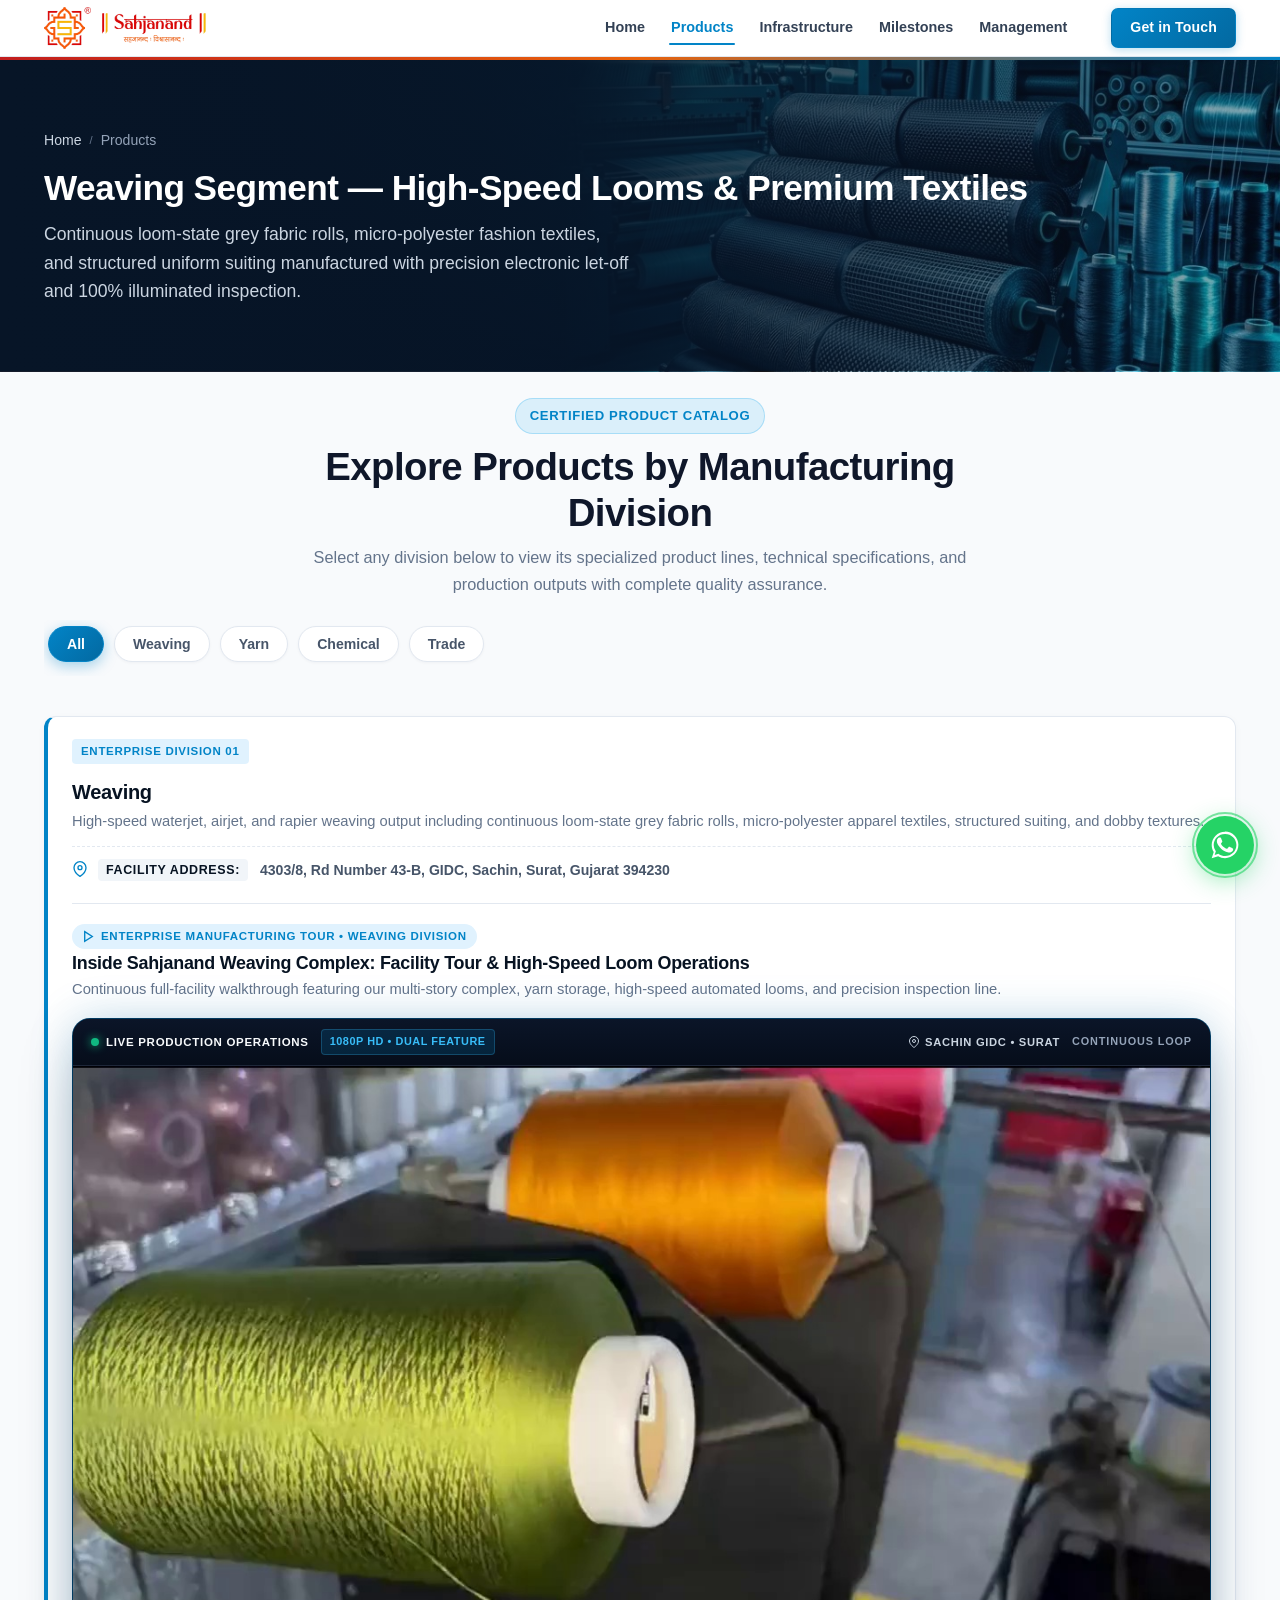
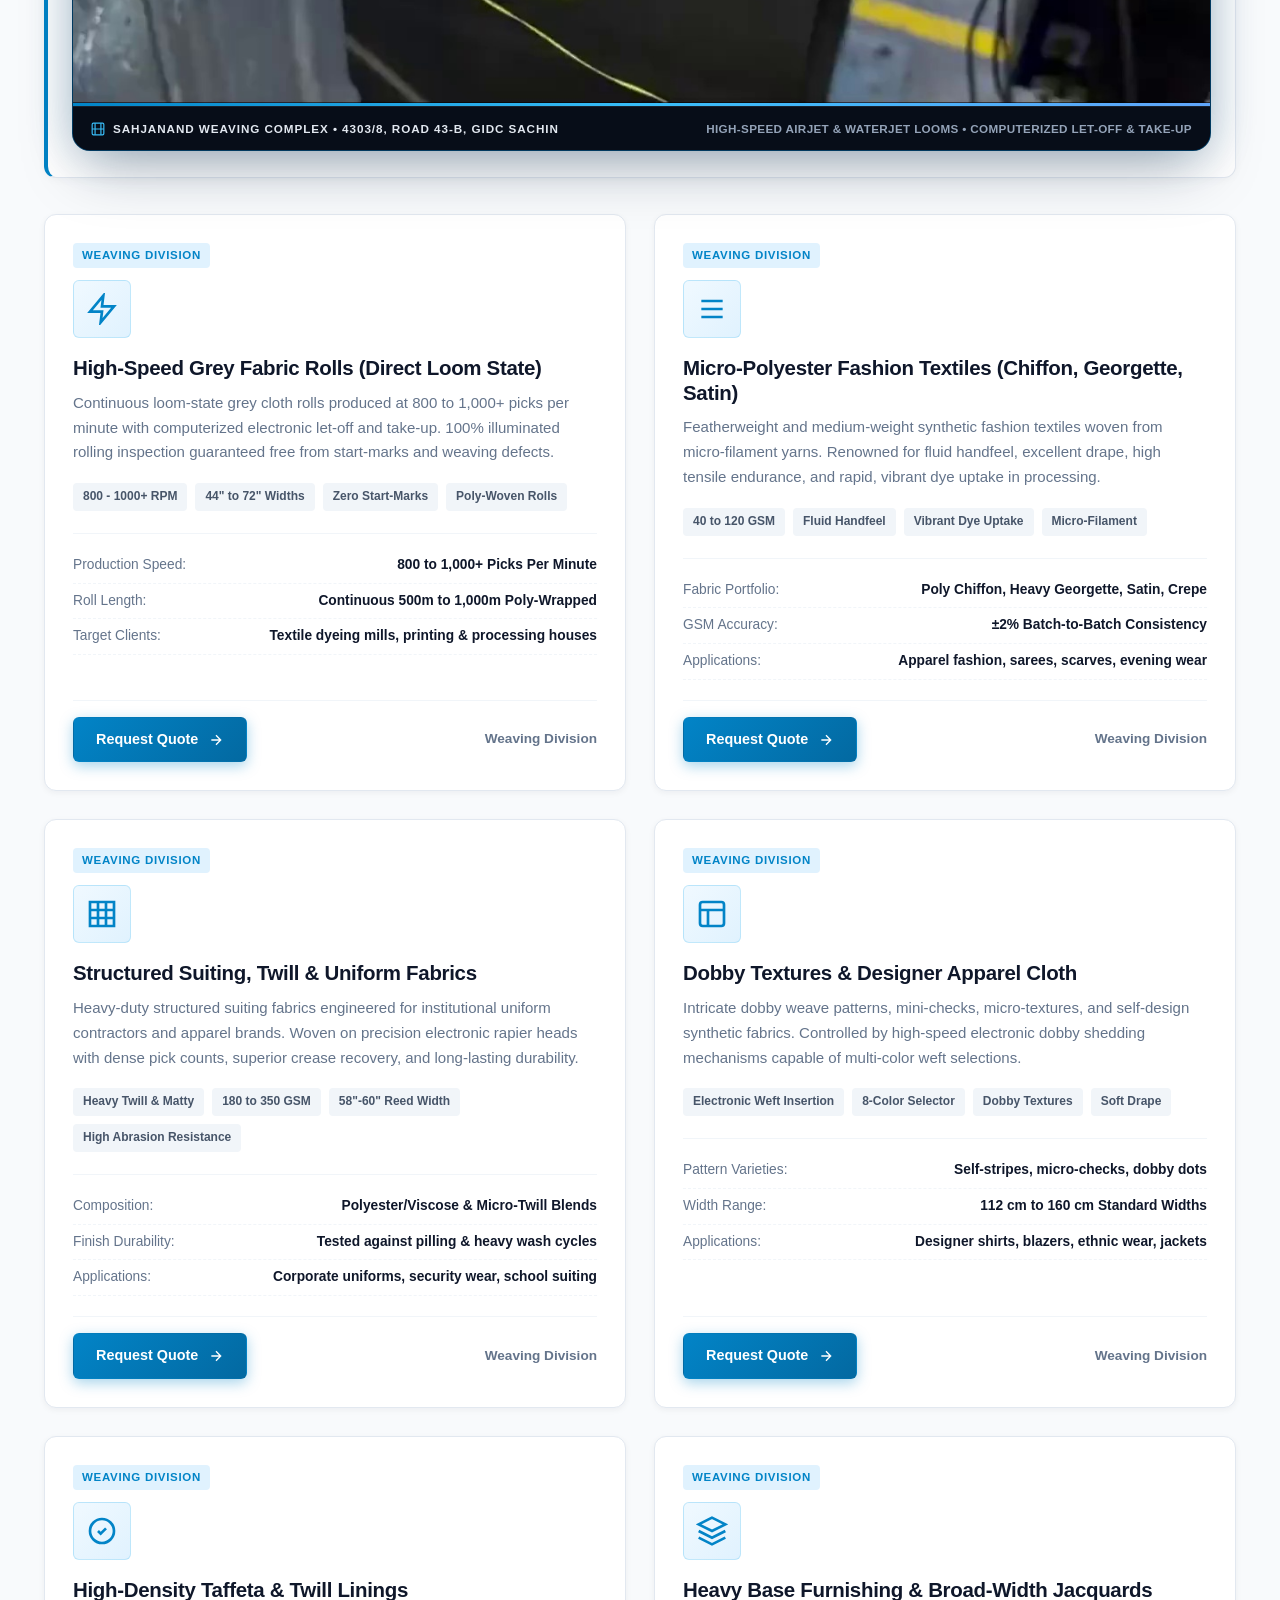
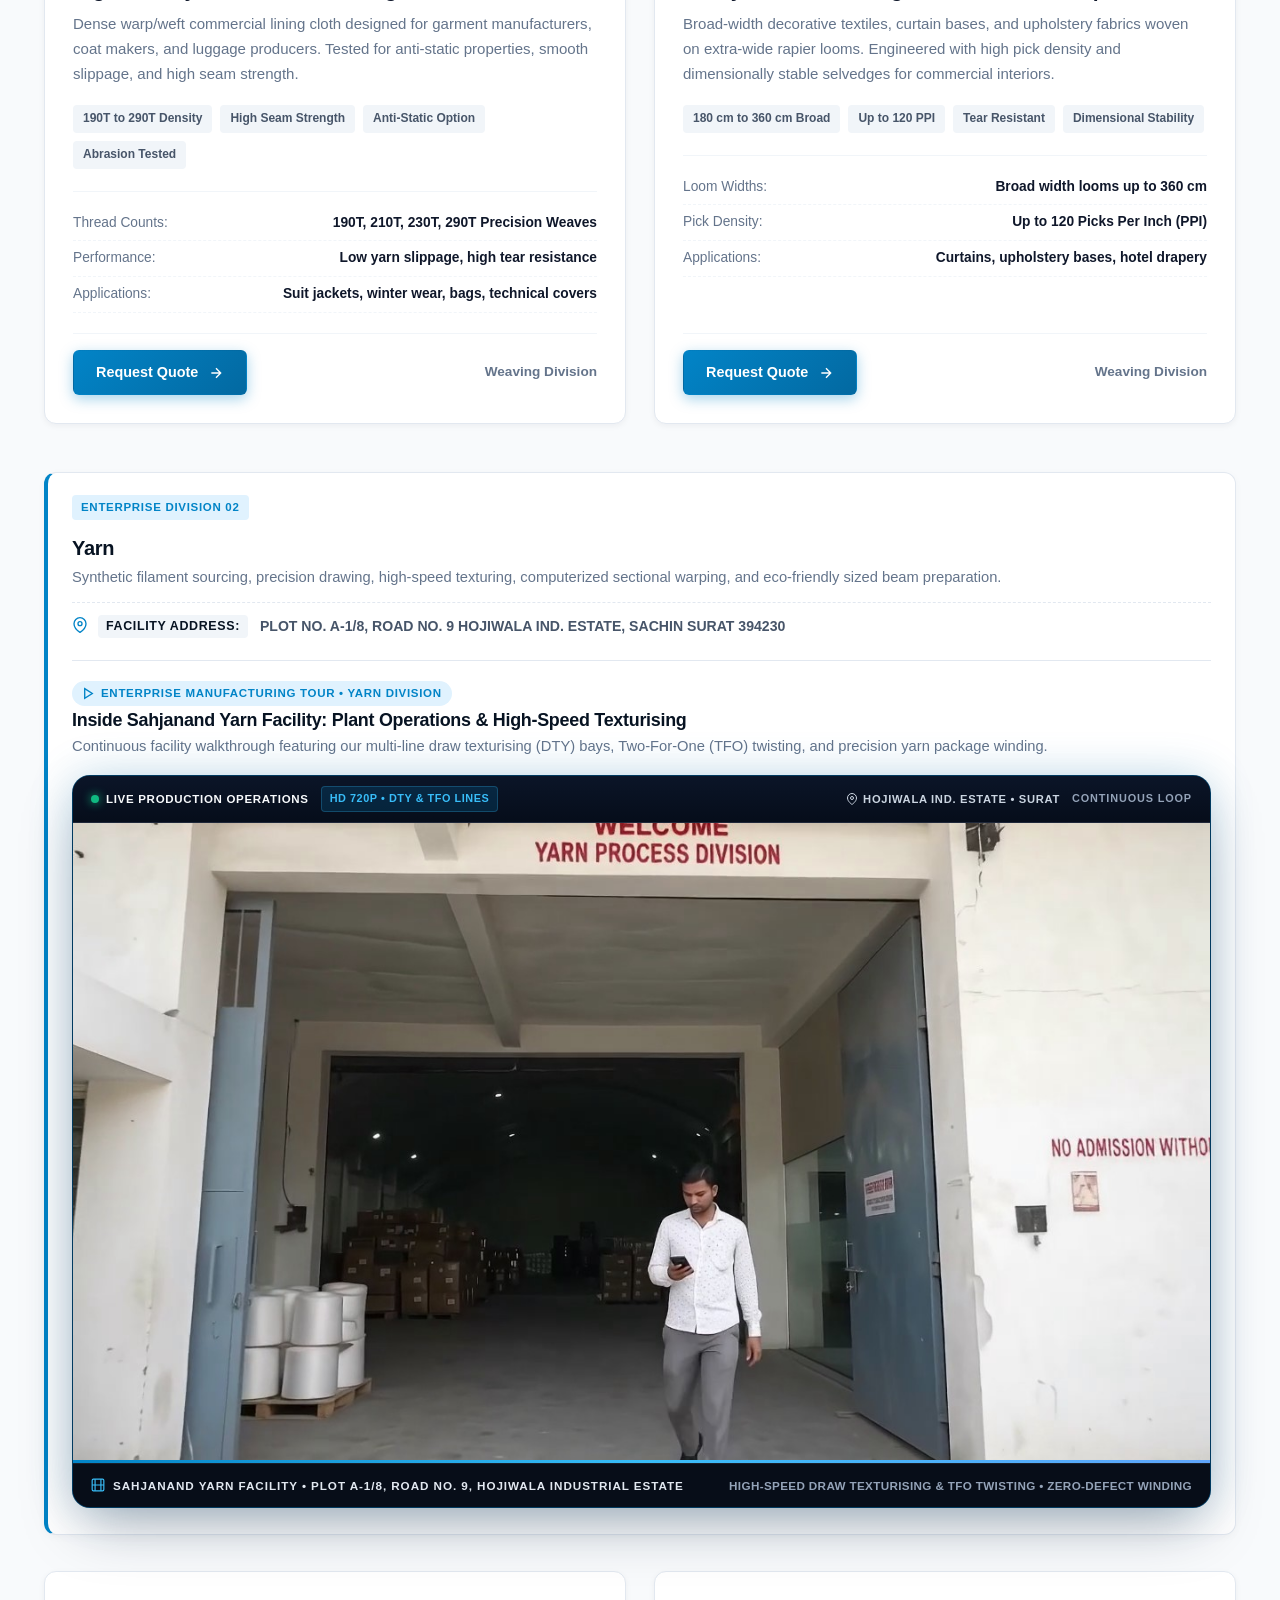
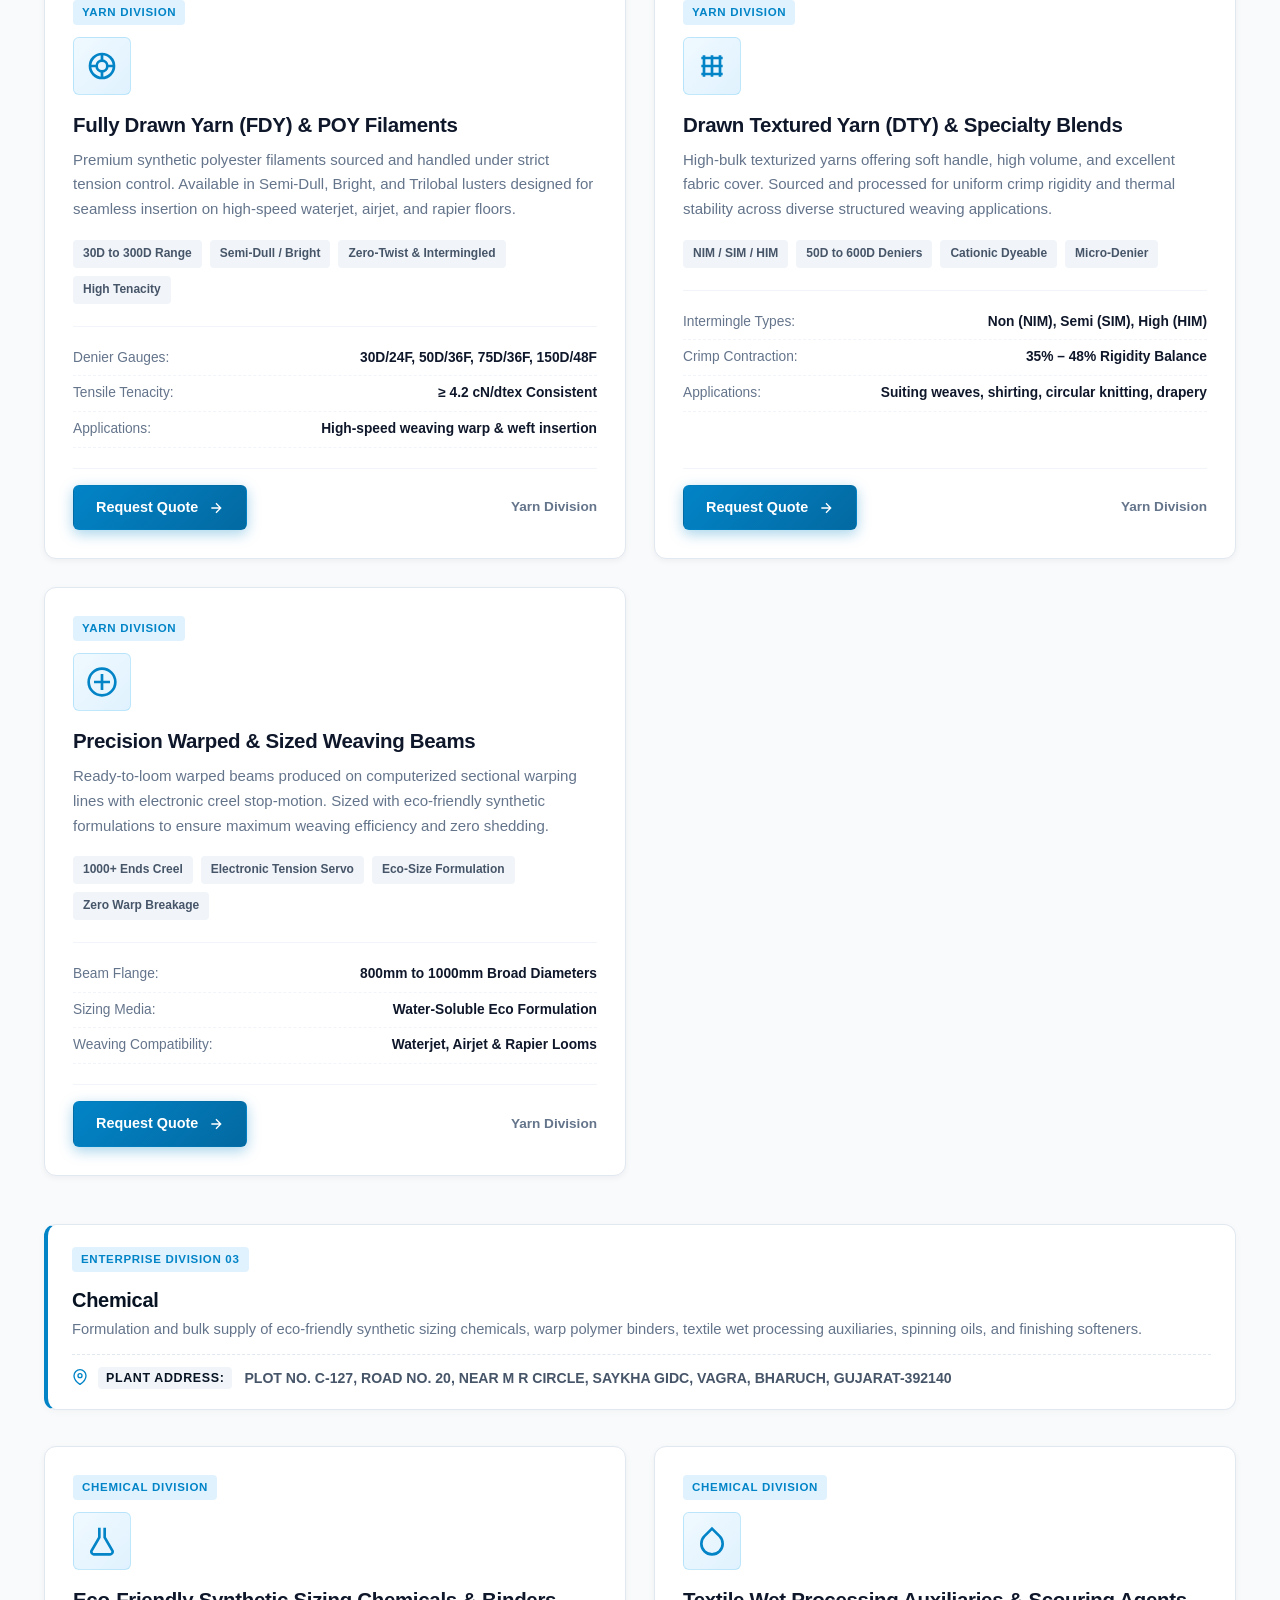
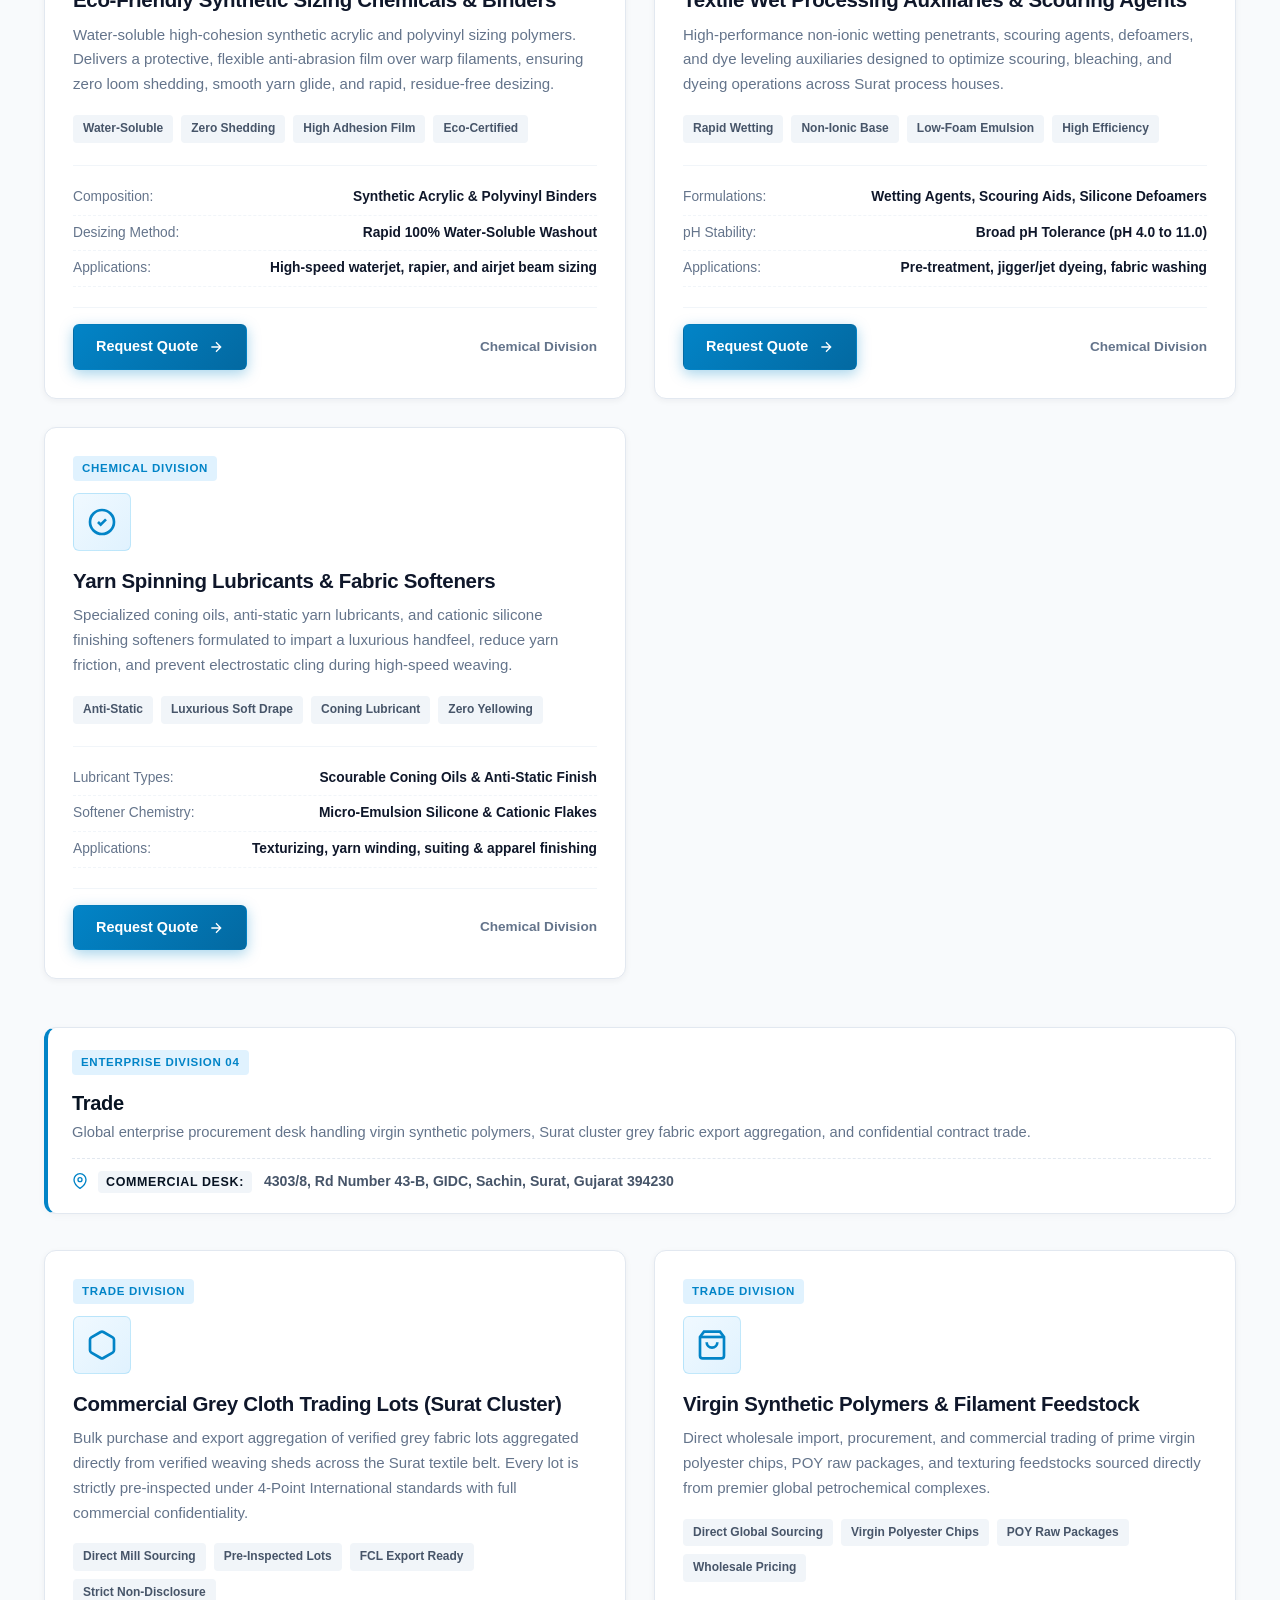
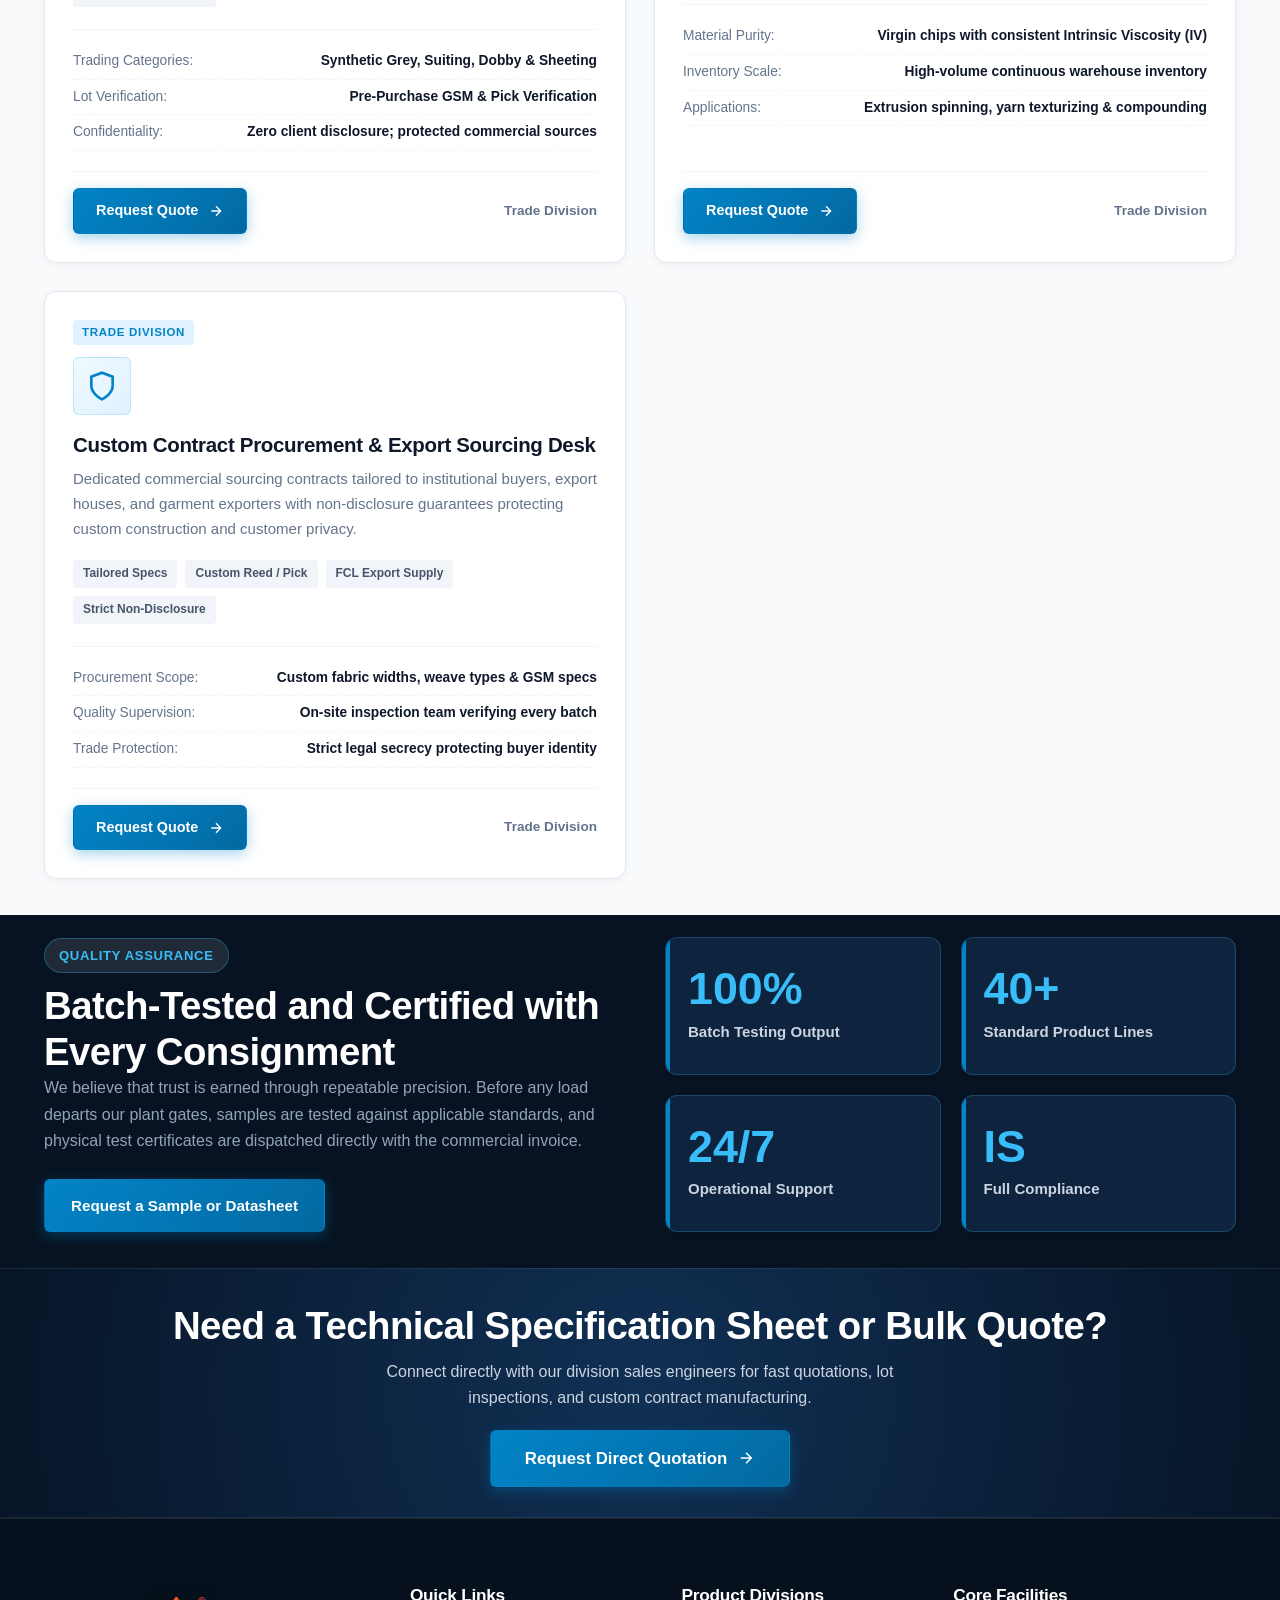
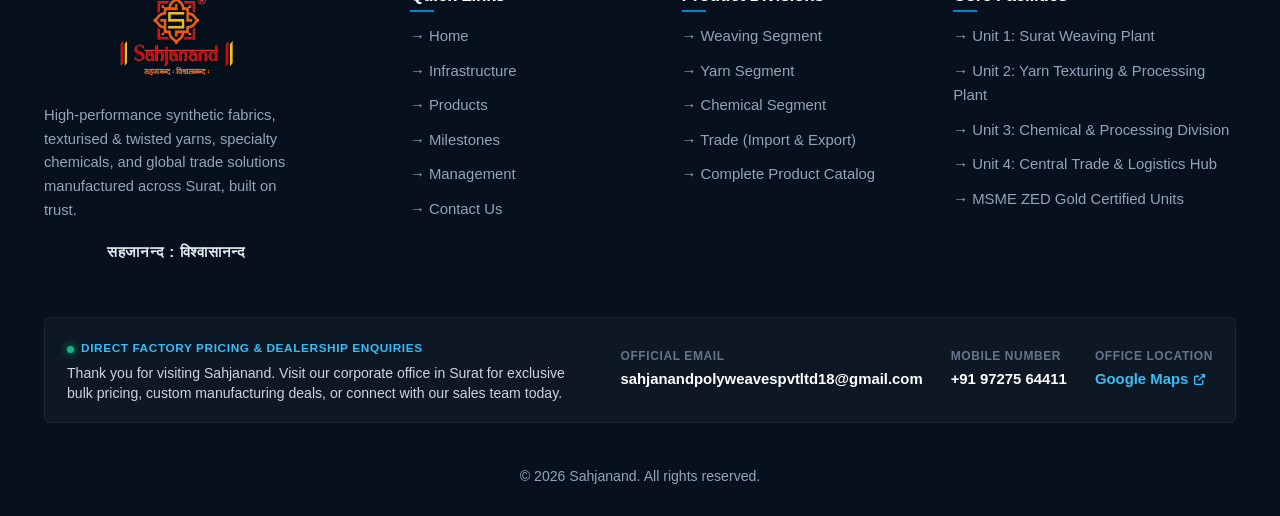
<file: products.html>
<!DOCTYPE html>
<html lang="en">
<head>
<meta charset="UTF-8">
<meta name="viewport" content="width=device-width, initial-scale=1.0">
<title>Products | Sahjanand</title>
<meta name="description" content="Explore Sahjanand's complete division-wise product range: Yarn Section, Rapier Looms, Weaving Segment, Purchase Trading, Concrete Pavers, Structural Steel, Precast Drainage, and Pipe Fittings.">
<link rel="icon" type="image/png" href="images/favicon-32.png">
<link rel="apple-touch-icon" href="images/apple-touch-icon.png">
<link rel="preconnect" href="https://fonts.googleapis.com">
<link rel="preconnect" href="https://fonts.gstatic.com" crossorigin>
<link rel="stylesheet" href="https://fonts.googleapis.com/css2?family=Plus+Jakarta+Sans:wght@300;400;500;600;700;800&family=Outfit:wght@400;500;600;700;800&display=swap">
<meta http-equiv="X-Content-Type-Options" content="nosniff">
<meta http-equiv="X-Frame-Options" content="SAMEORIGIN">
<meta name="referrer" content="strict-origin-when-cross-origin">
<meta http-equiv="Permissions-Policy" content="camera=(), microphone=(), geolocation=()">
<meta http-equiv="Content-Security-Policy" content="default-src 'self'; script-src 'self' 'unsafe-inline'; style-src 'self' 'unsafe-inline' https://fonts.googleapis.com; font-src 'self' https://fonts.gstatic.com data:; img-src 'self' data: https:; media-src 'self'; connect-src 'self' https://formsubmit.co;">
<link rel="preload" as="image" href="images/banner-products.jpg" fetchpriority="high">
<link rel="stylesheet" href="styles.css?v=125">
</head>
<body>

<header class="site-header">
 <div class="nav-row">
  <a href="./" class="brand" aria-label="Sahjanand - Home">
   <img src="images/navbar-logo.png?v=125" alt="Sahjanand - सहजानन्द : विश्वासानन्द" class="navbar-brand-logo">
  </a>
  <nav class="main-nav" id="primary-navigation" aria-label="Primary">
   <div class="mobile-drawer-header">
    <div class="drawer-brand">
     <img src="images/navbar-logo.png?v=125" alt="Sahjanand - सहजानन्द : विश्वासानन्द" class="drawer-brand-logo">
    </div>
    <button type="button" class="mobile-drawer-close" aria-label="Close navigation menu">&times;</button>
   </div>
   <ul>
    <li><a href="./">Home</a></li>
    <li><a href="products">Products</a></li>
    <li><a href="infrastructure">Infrastructure</a></li>
    <li><a href="milestones">Milestones</a></li>
    <li><a href="management">Management</a></li>
   </ul>
   <div class="mobile-drawer-footer">
    <a href="contact" class="btn btn-primary btn-drawer-cta">Get in Touch</a>
    <div class="drawer-info">
     <p><strong>Sahjanand</strong></p>
     <p>Surat, Gujarat, India</p>
    </div>
   </div>
  </nav>
  <div class="nav-actions">
   <a href="contact" class="btn btn-primary nav-cta-btn">Get in Touch</a>
   <button type="button" class="mobile-nav-toggle" aria-label="Toggle navigation menu" aria-expanded="false" aria-controls="primary-navigation">
    <span class="hamburger-line"></span>
    <span class="hamburger-line"></span>
    <span class="hamburger-line"></span>
   </button>
  </div>
 </div>
 <div class="mobile-nav-backdrop" aria-hidden="true"></div>
</header>

<main>

  <!-- 4-SEGMENT ROTATING HERO BANNER (Changes every 3s) -->
  <div class="page-header header-products products-hero-carousel" id="productsHeroCarousel" aria-roledescription="carousel" aria-label="Product Divisions Showcase">
   
   <!-- Slide 1: Weaving Segment -->
   <div class="hero-slide active" data-slide="0" data-division="weaving" style="background-image: url('images/banner-products.jpg');">
    <div class="hero-slide-overlay"></div>
    <div class="container">
     <div class="breadcrumb">
      <a href="./">Home</a>
      <span class="sep">/</span>
      <span>Products</span>
     </div>
     <h1>Weaving Segment — High-Speed Looms &amp; Premium Textiles</h1>
     <p class="header-desc">Continuous loom-state grey fabric rolls, micro-polyester fashion textiles, and structured uniform suiting manufactured with precision electronic let-off and 100% illuminated inspection.</p>
    </div>
   </div>

   <!-- Slide 2: Yarn Segment -->
   <div class="hero-slide" data-slide="1" data-division="yarn" style="background-image: url('images/work-yarn.jpg');">
    <div class="hero-slide-overlay"></div>
    <div class="container">
     <div class="breadcrumb">
      <a href="./">Home</a>
      <span class="sep">/</span>
      <span>Products</span>
     </div>
     <h2>Yarn Segment — High-Tenacity Texturised Filament</h2>
     <p class="header-desc">Advanced FDY/POY filament drawing, computerized texturing, precision sectional warping, and eco-friendly sized beam preparation engineered for high-speed weaving efficiency.</p>
    </div>
   </div>

   <!-- Slide 3: Chemical Segment -->
   <div class="hero-slide" data-slide="2" data-division="chemical" style="background-image: url('images/work-chemical.jpg');">
    <div class="hero-slide-overlay"></div>
    <div class="container">
     <div class="breadcrumb">
      <a href="./">Home</a>
      <span class="sep">/</span>
      <span>Products</span>
     </div>
     <h2>Chemical Segment — Specialty Formulations &amp; Processing Agents</h2>
     <p class="header-desc">High-activity silicone defoamers, eco-friendly scouring agents, desizing enzymes, and premium dye-bath auxiliaries manufactured for consistent industrial processing.</p>
    </div>
   </div>

   <!-- Slide 4: Trade Segment -->
   <div class="hero-slide" data-slide="3" data-division="trade" style="background-image: url('images/work-trade.jpg');">
    <div class="hero-slide-overlay"></div>
    <div class="container">
     <div class="breadcrumb">
      <a href="./">Home</a>
      <span class="sep">/</span>
      <span>Products</span>
     </div>
     <h2>Trade Segment — Global Indenting &amp; Industrial Sourcing</h2>
     <p class="header-desc">Strategic international indenting, raw polymer and specialty fiber trading, dedicated inventory warehousing, and direct containerized freight logistics across India.</p>
    </div>
   </div>

  </div>

 <!-- PRODUCTS CATALOG WITH INTERACTIVE DIVISION FILTER -->
 <section class="bg-light" id="catalog">
  <div class="container">
   
   <div class="section-head center">
    <span class="pill-badge pill-badge-blue">Certified Product Catalog</span>
    <h2>Explore Products by Manufacturing Division</h2>
    <p>Select any division below to view its specialized product lines, technical specifications, and production outputs with complete quality assurance.</p>
   </div>

   <!-- DIVISION FILTER BAR -->
   <div class="product-filter-container">
    <div class="product-filter-bar" role="tablist" aria-label="Filter by Division">
     <button type="button" class="product-filter-btn active" data-filter="all">
      <span>All</span>
     </button>
     <button type="button" class="product-filter-btn" data-filter="weaving">
      <span>Weaving</span>
     </button>
     <button type="button" class="product-filter-btn" data-filter="yarn">
      <span>Yarn</span>
     </button>
     <button type="button" class="product-filter-btn" data-filter="chemical">
      <span>Chemical</span>
     </button>
     <button type="button" class="product-filter-btn" data-filter="trade">
      <span>Trade</span>
     </button>
    </div>
   </div>

   <!-- PRODUCT GRID -->
   <div class="grid grid-2" id="product-grid">

    <!-- =================================================================== -->
    <!-- DIVISION: WEAVING -->
    <!-- =================================================================== -->
    <div class="division-group-header" data-division="weaving">
     <span class="product-division-badge">Enterprise Division 01</span>
     <h3>Weaving</h3>
     <p>High-speed waterjet, airjet, and rapier weaving output including continuous loom-state grey fabric rolls, micro-polyester apparel textiles, structured suiting, and dobby textures.</p>
     <div class="division-address-bar">
      <svg class="division-address-icon" width="16" height="16" viewBox="0 0 24 24" fill="none" stroke="currentColor" stroke-width="2"><path d="M21 10c0 7-9 13-9 13s-9-6-9-13a9 9 0 0 1 18 0z"/><circle cx="12" cy="10" r="3"/></svg>
      <div class="division-address-content">
       <span class="division-address-label">Facility Address:</span>
       <span class="division-address-text">4303/8, Rd Number 43-B, GIDC, Sachin, Surat, Gujarat 394230</span>
      </div>
     </div>      <!-- WEAVING PLANT MEDIA SHOWCASE (Full-Width Big Screen Cinema Theatre) -->
      <div class="division-media-showcase">
       <div class="media-showcase-head">
        <div class="media-title-group">
         <span class="media-badge">
          <svg width="13" height="13" viewBox="0 0 24 24" fill="none" stroke="currentColor" stroke-width="2.5"><polygon points="5 3 19 12 5 21 5 3"/></svg>
          <span>ENTERPRISE MANUFACTURING TOUR &bull; WEAVING DIVISION</span>
         </span>
         <h4 class="media-heading">Inside Sahjanand Weaving Complex: Facility Tour &amp; High-Speed Loom Operations</h4>
         <p class="media-subheading">Continuous full-facility walkthrough featuring our multi-story complex, yarn storage, high-speed automated looms, and precision inspection line.</p>
        </div>
       </div>

       <!-- Full-Width Big Screen Executive Cinema Theatre Frame -->
       <div class="media-cinema-theatre big-screen-theatre">
        <!-- Top Sleek Cinema Bar -->
        <div class="cinema-top-bar">
         <div class="cinema-top-left">
          <span class="cinema-live-pill">
           <span class="director-rec-dot"></span>
           <span>LIVE PRODUCTION OPERATIONS</span>
          </span>
          <span class="cinema-spec-pill">1080P HD &bull; DUAL FEATURE</span>
         </div>
         <div class="cinema-top-right">
          <span class="cinema-loc-pill">
           <svg width="12" height="12" viewBox="0 0 24 24" fill="none" stroke="currentColor" stroke-width="2"><path d="M21 10c0 7-9 13-9 13s-9-6-9-13a9 9 0 0 1 18 0z"/><circle cx="12" cy="10" r="3"/></svg>
           <span>SACHIN GIDC &bull; SURAT</span>
          </span>
          <span class="cinema-mode-pill">CONTINUOUS LOOP</span>
         </div>
        </div>

        <!-- Video Player Wrapper (16:9 Big Screen) -->
        <div class="media-video-wrapper">
         <video id="weaving-plant-video" class="facility-video-player" playsinline autoplay muted loop preload="auto" poster="videos/weaving-plant-poster.jpg" disablepictureinpicture controlslist="nodownload noplaybackrate nofullscreen" oncontextmenu="return false;">
          <source src="videos/weaving-complete-tour.mp4" type="video/mp4">
          Your browser does not support HTML5 video.
         </video>
         <!-- Ambient Progress Line -->
         <div class="cinema-timeline-track" aria-hidden="true">
          <div class="cinema-timeline-bar"></div>
         </div>
        </div>

        <!-- Bottom Executive Status Bar -->
        <div class="cinema-director-bar">
         <div class="director-status-tag">
          <svg width="14" height="14" viewBox="0 0 24 24" fill="none" stroke="currentColor" stroke-width="2"><rect x="2" y="2" width="20" height="20" rx="2.18" ry="2.18"/><line x1="7" y1="2" x2="7" y2="22"/><line x1="17" y1="2" x2="17" y2="22"/><line x1="2" y1="12" x2="22" y2="12"/></svg>
          <span>SAHJANAND WEAVING COMPLEX &bull; 4303/8, ROAD 43-B, GIDC SACHIN</span>
         </div>
         <div class="director-specs">
          <span>HIGH-SPEED AIRJET &amp; WATERJET LOOMS &bull; COMPUTERIZED LET-OFF &amp; TAKE-UP</span>
         </div>
        </div>
       </div>
      </div>
     </div>

    <!-- Product 1.1 -->
    <div class="product-card" data-division="weaving" id="grey-rolls">
     <span class="product-division-badge">Weaving Division</span>
     <div class="product-icon-wrap">
      <svg width="32" height="32" viewBox="0 0 24 24" fill="none" stroke="currentColor" stroke-width="2"><path d="M13 2L3 14h9l-1 8 10-12h-9l1-8z"/></svg>
     </div>
     <h3>High-Speed Grey Fabric Rolls (Direct Loom State)</h3>
     <p>Continuous loom-state grey cloth rolls produced at 800 to 1,000+ picks per minute with computerized electronic let-off and take-up. 100% illuminated rolling inspection guaranteed free from start-marks and weaving defects.</p>
     <div class="product-badges">
      <span class="product-badge">800 - 1000+ RPM</span>
      <span class="product-badge">44" to 72" Widths</span>
      <span class="product-badge">Zero Start-Marks</span>
      <span class="product-badge">Poly-Woven Rolls</span>
     </div>
     <ul class="spec-list">
      <li><span>Production Speed:</span> <strong>800 to 1,000+ Picks Per Minute</strong></li>
      <li><span>Roll Length:</span> <strong>Continuous 500m to 1,000m Poly-Wrapped</strong></li>
      <li><span>Target Clients:</span> <strong>Textile dyeing mills, printing &amp; processing houses</strong></li>
     </ul>
     <div class="product-action">
      <a href="contact?inquiry=textile-weaving&amp;product=Grey+Fabric+Rolls" class="btn btn-primary" style="padding: 10px 22px; font-size: 0.9rem;">
       <span>Request Quote</span>
       <svg width="16" height="16" viewBox="0 0 24 24" fill="none" stroke="currentColor" stroke-width="2"><path d="M5 12h14M12 5l7 7-7 7"/></svg>
      </a>
      <span style="font-size: 0.85rem; color: var(--text-muted); font-weight: 600;">Weaving Division</span>
     </div>
    </div>

    <!-- Product 1.2 -->
    <div class="product-card" data-division="weaving" id="fashion-textiles">
     <span class="product-division-badge">Weaving Division</span>
     <div class="product-icon-wrap">
      <svg width="32" height="32" viewBox="0 0 24 24" fill="none" stroke="currentColor" stroke-width="2"><path d="M4 6h16M4 12h16M4 18h16"/></svg>
     </div>
     <h3>Micro-Polyester Fashion Textiles (Chiffon, Georgette, Satin)</h3>
     <p>Featherweight and medium-weight synthetic fashion textiles woven from micro-filament yarns. Renowned for fluid handfeel, excellent drape, high tensile endurance, and rapid, vibrant dye uptake in processing.</p>
     <div class="product-badges">
      <span class="product-badge">40 to 120 GSM</span>
      <span class="product-badge">Fluid Handfeel</span>
      <span class="product-badge">Vibrant Dye Uptake</span>
      <span class="product-badge">Micro-Filament</span>
     </div>
     <ul class="spec-list">
      <li><span>Fabric Portfolio:</span> <strong>Poly Chiffon, Heavy Georgette, Satin, Crepe</strong></li>
      <li><span>GSM Accuracy:</span> <strong>&plusmn;2% Batch-to-Batch Consistency</strong></li>
      <li><span>Applications:</span> <strong>Apparel fashion, sarees, scarves, evening wear</strong></li>
     </ul>
     <div class="product-action">
      <a href="contact?inquiry=textile-weaving&amp;product=Micro-Polyester+Fashion+Textiles" class="btn btn-primary" style="padding: 10px 22px; font-size: 0.9rem;">
       <span>Request Quote</span>
       <svg width="16" height="16" viewBox="0 0 24 24" fill="none" stroke="currentColor" stroke-width="2"><path d="M5 12h14M12 5l7 7-7 7"/></svg>
      </a>
      <span style="font-size: 0.85rem; color: var(--text-muted); font-weight: 600;">Weaving Division</span>
     </div>
    </div>

    <!-- Product 1.3 -->
    <div class="product-card" data-division="weaving" id="structured-suiting">
     <span class="product-division-badge">Weaving Division</span>
     <div class="product-icon-wrap">
      <svg width="32" height="32" viewBox="0 0 24 24" fill="none" stroke="currentColor" stroke-width="2"><path d="M3 3h18v18H3zM9 3v18M15 3v18M3 9h18M3 15h18"/></svg>
     </div>
     <h3>Structured Suiting, Twill &amp; Uniform Fabrics</h3>
     <p>Heavy-duty structured suiting fabrics engineered for institutional uniform contractors and apparel brands. Woven on precision electronic rapier heads with dense pick counts, superior crease recovery, and long-lasting durability.</p>
     <div class="product-badges">
      <span class="product-badge">Heavy Twill &amp; Matty</span>
      <span class="product-badge">180 to 350 GSM</span>
      <span class="product-badge">58"-60" Reed Width</span>
      <span class="product-badge">High Abrasion Resistance</span>
     </div>
     <ul class="spec-list">
      <li><span>Composition:</span> <strong>Polyester/Viscose &amp; Micro-Twill Blends</strong></li>
      <li><span>Finish Durability:</span> <strong>Tested against pilling &amp; heavy wash cycles</strong></li>
      <li><span>Applications:</span> <strong>Corporate uniforms, security wear, school suiting</strong></li>
     </ul>
     <div class="product-action">
      <a href="contact?inquiry=textile-weaving&amp;product=Structured+Suiting+and+Uniform+Fabrics" class="btn btn-primary" style="padding: 10px 22px; font-size: 0.9rem;">
       <span>Request Quote</span>
       <svg width="16" height="16" viewBox="0 0 24 24" fill="none" stroke="currentColor" stroke-width="2"><path d="M5 12h14M12 5l7 7-7 7"/></svg>
      </a>
      <span style="font-size: 0.85rem; color: var(--text-muted); font-weight: 600;">Weaving Division</span>
     </div>
    </div>

    <!-- Product 1.4 -->
    <div class="product-card" data-division="weaving" id="dobby-fabrics">
     <span class="product-division-badge">Weaving Division</span>
     <div class="product-icon-wrap">
      <svg width="32" height="32" viewBox="0 0 24 24" fill="none" stroke="currentColor" stroke-width="2"><rect x="3" y="3" width="18" height="18" rx="2"/><path d="M3 9h18M9 21V9"/></svg>
     </div>
     <h3>Dobby Textures &amp; Designer Apparel Cloth</h3>
     <p>Intricate dobby weave patterns, mini-checks, micro-textures, and self-design synthetic fabrics. Controlled by high-speed electronic dobby shedding mechanisms capable of multi-color weft selections.</p>
     <div class="product-badges">
      <span class="product-badge">Electronic Weft Insertion</span>
      <span class="product-badge">8-Color Selector</span>
      <span class="product-badge">Dobby Textures</span>
      <span class="product-badge">Soft Drape</span>
     </div>
     <ul class="spec-list">
      <li><span>Pattern Varieties:</span> <strong>Self-stripes, micro-checks, dobby dots</strong></li>
      <li><span>Width Range:</span> <strong>112 cm to 160 cm Standard Widths</strong></li>
      <li><span>Applications:</span> <strong>Designer shirts, blazers, ethnic wear, jackets</strong></li>
     </ul>
     <div class="product-action">
      <a href="contact?inquiry=textile-weaving&amp;product=Dobby+Textured+Fabrics" class="btn btn-primary" style="padding: 10px 22px; font-size: 0.9rem;">
       <span>Request Quote</span>
       <svg width="16" height="16" viewBox="0 0 24 24" fill="none" stroke="currentColor" stroke-width="2"><path d="M5 12h14M12 5l7 7-7 7"/></svg>
      </a>
      <span style="font-size: 0.85rem; color: var(--text-muted); font-weight: 600;">Weaving Division</span>
     </div>
    </div>

    <!-- Product 1.5 -->
    <div class="product-card" data-division="weaving" id="taffeta-linings">
     <span class="product-division-badge">Weaving Division</span>
     <div class="product-icon-wrap">
      <svg width="32" height="32" viewBox="0 0 24 24" fill="none" stroke="currentColor" stroke-width="2"><path d="M9 12l2 2 4-4m6 2a9 9 0 11-18 0 9 9 0 0118 0z"/></svg>
     </div>
     <h3>High-Density Taffeta &amp; Twill Linings</h3>
     <p>Dense warp/weft commercial lining cloth designed for garment manufacturers, coat makers, and luggage producers. Tested for anti-static properties, smooth slippage, and high seam strength.</p>
     <div class="product-badges">
      <span class="product-badge">190T to 290T Density</span>
      <span class="product-badge">High Seam Strength</span>
      <span class="product-badge">Anti-Static Option</span>
      <span class="product-badge">Abrasion Tested</span>
     </div>
     <ul class="spec-list">
      <li><span>Thread Counts:</span> <strong>190T, 210T, 230T, 290T Precision Weaves</strong></li>
      <li><span>Performance:</span> <strong>Low yarn slippage, high tear resistance</strong></li>
      <li><span>Applications:</span> <strong>Suit jackets, winter wear, bags, technical covers</strong></li>
     </ul>
     <div class="product-action">
      <a href="contact?inquiry=textile-weaving&amp;product=Taffeta+and+Twill+Linings" class="btn btn-primary" style="padding: 10px 22px; font-size: 0.9rem;">
       <span>Request Quote</span>
       <svg width="16" height="16" viewBox="0 0 24 24" fill="none" stroke="currentColor" stroke-width="2"><path d="M5 12h14M12 5l7 7-7 7"/></svg>
      </a>
      <span style="font-size: 0.85rem; color: var(--text-muted); font-weight: 600;">Weaving Division</span>
     </div>
    </div>

    <!-- Product 1.6 -->
    <div class="product-card" data-division="weaving" id="broad-furnishing">
     <span class="product-division-badge">Weaving Division</span>
     <div class="product-icon-wrap">
      <svg width="32" height="32" viewBox="0 0 24 24" fill="none" stroke="currentColor" stroke-width="2"><path d="M12 2L2 7l10 5 10-5-10-5zM2 17l10 5 10-5M2 12l10 5 10-5"/></svg>
     </div>
     <h3>Heavy Base Furnishing &amp; Broad-Width Jacquards</h3>
     <p>Broad-width decorative textiles, curtain bases, and upholstery fabrics woven on extra-wide rapier looms. Engineered with high pick density and dimensionally stable selvedges for commercial interiors.</p>
     <div class="product-badges">
      <span class="product-badge">180 cm to 360 cm Broad</span>
      <span class="product-badge">Up to 120 PPI</span>
      <span class="product-badge">Tear Resistant</span>
      <span class="product-badge">Dimensional Stability</span>
     </div>
     <ul class="spec-list">
      <li><span>Loom Widths:</span> <strong>Broad width looms up to 360 cm</strong></li>
      <li><span>Pick Density:</span> <strong>Up to 120 Picks Per Inch (PPI)</strong></li>
      <li><span>Applications:</span> <strong>Curtains, upholstery bases, hotel drapery</strong></li>
     </ul>
     <div class="product-action">
      <a href="contact?inquiry=textile-weaving&amp;product=Furnishing+and+Broad+Jacquard+Fabrics" class="btn btn-primary" style="padding: 10px 22px; font-size: 0.9rem;">
       <span>Request Quote</span>
       <svg width="16" height="16" viewBox="0 0 24 24" fill="none" stroke="currentColor" stroke-width="2"><path d="M5 12h14M12 5l7 7-7 7"/></svg>
      </a>
      <span style="font-size: 0.85rem; color: var(--text-muted); font-weight: 600;">Weaving Division</span>
     </div>
    </div>

    <!-- =================================================================== -->
    <!-- DIVISION: YARN -->
    <!-- =================================================================== -->
    <div class="division-group-header" data-division="yarn">
     <span class="product-division-badge">Enterprise Division 02</span>
     <h3>Yarn</h3>
     <p>Synthetic filament sourcing, precision drawing, high-speed texturing, computerized sectional warping, and eco-friendly sized beam preparation.</p>
     <div class="division-address-bar">
      <svg class="division-address-icon" width="16" height="16" viewBox="0 0 24 24" fill="none" stroke="currentColor" stroke-width="2"><path d="M21 10c0 7-9 13-9 13s-9-6-9-13a9 9 0 0 1 18 0z"/><circle cx="12" cy="10" r="3"/></svg>
      <div class="division-address-content">
       <span class="division-address-label">Facility Address:</span>
       <span class="division-address-text">PLOT NO. A-1/8, ROAD NO. 9 HOJIWALA IND. ESTATE, SACHIN SURAT 394230</span>
      </div>
     </div>

     <!-- YARN PLANT MEDIA SHOWCASE (Full-Width Big Screen Cinema Theatre) -->
     <div class="division-media-showcase">
      <div class="media-showcase-head">
       <div class="media-title-group">
        <span class="media-badge">
         <svg width="13" height="13" viewBox="0 0 24 24" fill="none" stroke="currentColor" stroke-width="2.5"><polygon points="5 3 19 12 5 21 5 3"/></svg>
         <span>ENTERPRISE MANUFACTURING TOUR &bull; YARN DIVISION</span>
        </span>
        <h4 class="media-heading">Inside Sahjanand Yarn Facility: Plant Operations &amp; High-Speed Texturising</h4>
        <p class="media-subheading">Continuous facility walkthrough featuring our multi-line draw texturising (DTY) bays, Two-For-One (TFO) twisting, and precision yarn package winding.</p>
       </div>
      </div>

      <!-- Full-Width Big Screen Executive Cinema Theatre Frame -->
      <div class="media-cinema-theatre big-screen-theatre">
       <!-- Top Sleek Cinema Bar -->
       <div class="cinema-top-bar">
        <div class="cinema-top-left">
         <span class="cinema-live-pill">
          <span class="director-rec-dot"></span>
          <span>LIVE PRODUCTION OPERATIONS</span>
         </span>
         <span class="cinema-spec-pill">HD 720P &bull; DTY &amp; TFO LINES</span>
        </div>
        <div class="cinema-top-right">
         <span class="cinema-loc-pill">
          <svg width="12" height="12" viewBox="0 0 24 24" fill="none" stroke="currentColor" stroke-width="2"><path d="M21 10c0 7-9 13-9 13s-9-6-9-13a9 9 0 0 1 18 0z"/><circle cx="12" cy="10" r="3"/></svg>
          <span>HOJIWALA IND. ESTATE &bull; SURAT</span>
         </span>
         <span class="cinema-mode-pill">CONTINUOUS LOOP</span>
        </div>
       </div>

       <!-- Video Player Wrapper (16:9 Big Screen) -->
       <div class="media-video-wrapper">
        <video id="yarn-plant-video" class="facility-video-player" playsinline autoplay muted loop preload="auto" poster="videos/yarn-plant-poster.jpg" disablepictureinpicture controlslist="nodownload noplaybackrate nofullscreen" oncontextmenu="return false;">
         <source src="videos/yarn-tour.mp4" type="video/mp4">
         Your browser does not support HTML5 video.
        </video>
        <!-- Ambient Progress Line -->
        <div class="cinema-timeline-track" aria-hidden="true">
         <div class="cinema-timeline-bar yarn-timeline-bar"></div>
        </div>
       </div>

       <!-- Bottom Executive Status Bar -->
       <div class="cinema-director-bar">
        <div class="director-status-tag">
         <svg width="14" height="14" viewBox="0 0 24 24" fill="none" stroke="currentColor" stroke-width="2"><rect x="2" y="2" width="20" height="20" rx="2.18" ry="2.18"/><line x1="7" y1="2" x2="7" y2="22"/><line x1="17" y1="2" x2="17" y2="22"/><line x1="2" y1="12" x2="22" y2="12"/></svg>
         <span>SAHJANAND YARN FACILITY &bull; PLOT A-1/8, ROAD NO. 9, HOJIWALA INDUSTRIAL ESTATE</span>
        </div>
        <div class="director-specs">
         <span>HIGH-SPEED DRAW TEXTURISING &amp; TFO TWISTING &bull; ZERO-DEFECT WINDING</span>
        </div>
       </div>
      </div>
     </div>
    </div>

    <!-- Product 2.1 -->
    <div class="product-card" data-division="yarn" id="fdy-poy-yarn">
     <span class="product-division-badge">Yarn Division</span>
     <div class="product-icon-wrap">
      <svg width="32" height="32" viewBox="0 0 24 24" fill="none" stroke="currentColor" stroke-width="2"><circle cx="12" cy="12" r="9"/><circle cx="12" cy="12" r="4"/><path d="M12 3v5M12 16v5M3 12h5M16 12h5"/></svg>
     </div>
     <h3>Fully Drawn Yarn (FDY) &amp; POY Filaments</h3>
     <p>Premium synthetic polyester filaments sourced and handled under strict tension control. Available in Semi-Dull, Bright, and Trilobal lusters designed for seamless insertion on high-speed waterjet, airjet, and rapier floors.</p>
     <div class="product-badges">
      <span class="product-badge">30D to 300D Range</span>
      <span class="product-badge">Semi-Dull / Bright</span>
      <span class="product-badge">Zero-Twist &amp; Intermingled</span>
      <span class="product-badge">High Tenacity</span>
     </div>
     <ul class="spec-list">
      <li><span>Denier Gauges:</span> <strong>30D/24F, 50D/36F, 75D/36F, 150D/48F</strong></li>
      <li><span>Tensile Tenacity:</span> <strong>&ge; 4.2 cN/dtex Consistent</strong></li>
      <li><span>Applications:</span> <strong>High-speed weaving warp &amp; weft insertion</strong></li>
     </ul>
     <div class="product-action">
      <a href="contact?inquiry=textile-yarn&amp;product=FDY+and+POY+Filament+Yarn" class="btn btn-primary" style="padding: 10px 22px; font-size: 0.9rem;">
       <span>Request Quote</span>
       <svg width="16" height="16" viewBox="0 0 24 24" fill="none" stroke="currentColor" stroke-width="2"><path d="M5 12h14M12 5l7 7-7 7"/></svg>
      </a>
      <span style="font-size: 0.85rem; color: var(--text-muted); font-weight: 600;">Yarn Division</span>
     </div>
    </div>

    <!-- Product 2.2 -->
    <div class="product-card" data-division="yarn" id="dty-yarn">
     <span class="product-division-badge">Yarn Division</span>
     <div class="product-icon-wrap">
      <svg width="32" height="32" viewBox="0 0 24 24" fill="none" stroke="currentColor" stroke-width="2"><path d="M4 6h16M4 12h16M4 18h16M6 4v16M12 4v16M18 4v16"/></svg>
     </div>
     <h3>Drawn Textured Yarn (DTY) &amp; Specialty Blends</h3>
     <p>High-bulk texturized yarns offering soft handle, high volume, and excellent fabric cover. Sourced and processed for uniform crimp rigidity and thermal stability across diverse structured weaving applications.</p>
     <div class="product-badges">
      <span class="product-badge">NIM / SIM / HIM</span>
      <span class="product-badge">50D to 600D Deniers</span>
      <span class="product-badge">Cationic Dyeable</span>
      <span class="product-badge">Micro-Denier</span>
     </div>
     <ul class="spec-list">
      <li><span>Intermingle Types:</span> <strong>Non (NIM), Semi (SIM), High (HIM)</strong></li>
      <li><span>Crimp Contraction:</span> <strong>35% &ndash; 48% Rigidity Balance</strong></li>
      <li><span>Applications:</span> <strong>Suiting weaves, shirting, circular knitting, drapery</strong></li>
     </ul>
     <div class="product-action">
      <a href="contact?inquiry=textile-yarn&amp;product=DTY+Textured+Yarns" class="btn btn-primary" style="padding: 10px 22px; font-size: 0.9rem;">
       <span>Request Quote</span>
       <svg width="16" height="16" viewBox="0 0 24 24" fill="none" stroke="currentColor" stroke-width="2"><path d="M5 12h14M12 5l7 7-7 7"/></svg>
      </a>
      <span style="font-size: 0.85rem; color: var(--text-muted); font-weight: 600;">Yarn Division</span>
     </div>
    </div>

    <!-- Product 2.3 -->
    <div class="product-card" data-division="yarn" id="sized-beams">
     <span class="product-division-badge">Yarn Division</span>
     <div class="product-icon-wrap">
      <svg width="32" height="32" viewBox="0 0 24 24" fill="none" stroke="currentColor" stroke-width="2"><circle cx="12" cy="12" r="10"/><path d="M12 6v12M6 12h12"/></svg>
     </div>
     <h3>Precision Warped &amp; Sized Weaving Beams</h3>
     <p>Ready-to-loom warped beams produced on computerized sectional warping lines with electronic creel stop-motion. Sized with eco-friendly synthetic formulations to ensure maximum weaving efficiency and zero shedding.</p>
     <div class="product-badges">
      <span class="product-badge">1000+ Ends Creel</span>
      <span class="product-badge">Electronic Tension Servo</span>
      <span class="product-badge">Eco-Size Formulation</span>
      <span class="product-badge">Zero Warp Breakage</span>
     </div>
     <ul class="spec-list">
      <li><span>Beam Flange:</span> <strong>800mm to 1000mm Broad Diameters</strong></li>
      <li><span>Sizing Media:</span> <strong>Water-Soluble Eco Formulation</strong></li>
      <li><span>Weaving Compatibility:</span> <strong>Waterjet, Airjet &amp; Rapier Looms</strong></li>
     </ul>
     <div class="product-action">
      <a href="contact?inquiry=textile-yarn&amp;product=Warped+and+Sized+Beams" class="btn btn-primary" style="padding: 10px 22px; font-size: 0.9rem;">
       <span>Request Quote</span>
       <svg width="16" height="16" viewBox="0 0 24 24" fill="none" stroke="currentColor" stroke-width="2"><path d="M5 12h14M12 5l7 7-7 7"/></svg>
      </a>
      <span style="font-size: 0.85rem; color: var(--text-muted); font-weight: 600;">Yarn Division</span>
     </div>
    </div>

    <!-- =================================================================== -->
    <!-- DIVISION: CHEMICAL -->
    <!-- =================================================================== -->
    <div class="division-group-header" data-division="chemical">
     <span class="product-division-badge">Enterprise Division 03</span>
     <h3>Chemical</h3>
     <p>Formulation and bulk supply of eco-friendly synthetic sizing chemicals, warp polymer binders, textile wet processing auxiliaries, spinning oils, and finishing softeners.</p>
     <div class="division-address-bar">
      <svg class="division-address-icon" width="16" height="16" viewBox="0 0 24 24" fill="none" stroke="currentColor" stroke-width="2"><path d="M21 10c0 7-9 13-9 13s-9-6-9-13a9 9 0 0 1 18 0z"/><circle cx="12" cy="10" r="3"/></svg>
      <div class="division-address-content">
       <span class="division-address-label">Plant Address:</span>
       <span class="division-address-text">PLOT NO. C-127, ROAD NO. 20, NEAR M R CIRCLE, SAYKHA GIDC, VAGRA, BHARUCH, GUJARAT-392140</span>
      </div>
     </div>
    </div>

    <!-- Product 3.1 -->
    <div class="product-card" data-division="chemical" id="sizing-chemicals">
     <span class="product-division-badge">Chemical Division</span>
     <div class="product-icon-wrap">
      <svg width="32" height="32" viewBox="0 0 24 24" fill="none" stroke="currentColor" stroke-width="2"><path d="M10 2v7.31L4.14 19.3A2 2 0 0 0 5.86 22h12.28a2 2 0 0 0 1.72-2.7L14 9.31V2"/></svg>
     </div>
     <h3>Eco-Friendly Synthetic Sizing Chemicals &amp; Binders</h3>
     <p>Water-soluble high-cohesion synthetic acrylic and polyvinyl sizing polymers. Delivers a protective, flexible anti-abrasion film over warp filaments, ensuring zero loom shedding, smooth yarn glide, and rapid, residue-free desizing.</p>
     <div class="product-badges">
      <span class="product-badge">Water-Soluble</span>
      <span class="product-badge">Zero Shedding</span>
      <span class="product-badge">High Adhesion Film</span>
      <span class="product-badge">Eco-Certified</span>
     </div>
     <ul class="spec-list">
      <li><span>Composition:</span> <strong>Synthetic Acrylic &amp; Polyvinyl Binders</strong></li>
      <li><span>Desizing Method:</span> <strong>Rapid 100% Water-Soluble Washout</strong></li>
      <li><span>Applications:</span> <strong>High-speed waterjet, rapier, and airjet beam sizing</strong></li>
     </ul>
     <div class="product-action">
      <a href="contact?inquiry=textile-chemical&amp;product=Synthetic+Sizing+Chemicals" class="btn btn-primary" style="padding: 10px 22px; font-size: 0.9rem;">
       <span>Request Quote</span>
       <svg width="16" height="16" viewBox="0 0 24 24" fill="none" stroke="currentColor" stroke-width="2"><path d="M5 12h14M12 5l7 7-7 7"/></svg>
      </a>
      <span style="font-size: 0.85rem; color: var(--text-muted); font-weight: 600;">Chemical Division</span>
     </div>
    </div>

    <!-- Product 3.2 -->
    <div class="product-card" data-division="chemical" id="auxiliaries">
     <span class="product-division-badge">Chemical Division</span>
     <div class="product-icon-wrap">
      <svg width="32" height="32" viewBox="0 0 24 24" fill="none" stroke="currentColor" stroke-width="2"><path d="M12 2.69l5.66 5.66a8 8 0 1 1-11.31 0z"/></svg>
     </div>
     <h3>Textile Wet Processing Auxiliaries &amp; Scouring Agents</h3>
     <p>High-performance non-ionic wetting penetrants, scouring agents, defoamers, and dye leveling auxiliaries designed to optimize scouring, bleaching, and dyeing operations across Surat process houses.</p>
     <div class="product-badges">
      <span class="product-badge">Rapid Wetting</span>
      <span class="product-badge">Non-Ionic Base</span>
      <span class="product-badge">Low-Foam Emulsion</span>
      <span class="product-badge">High Efficiency</span>
     </div>
     <ul class="spec-list">
      <li><span>Formulations:</span> <strong>Wetting Agents, Scouring Aids, Silicone Defoamers</strong></li>
      <li><span>pH Stability:</span> <strong>Broad pH Tolerance (pH 4.0 to 11.0)</strong></li>
      <li><span>Applications:</span> <strong>Pre-treatment, jigger/jet dyeing, fabric washing</strong></li>
     </ul>
     <div class="product-action">
      <a href="contact?inquiry=textile-chemical&amp;product=Textile+Processing+Auxiliaries" class="btn btn-primary" style="padding: 10px 22px; font-size: 0.9rem;">
       <span>Request Quote</span>
       <svg width="16" height="16" viewBox="0 0 24 24" fill="none" stroke="currentColor" stroke-width="2"><path d="M5 12h14M12 5l7 7-7 7"/></svg>
      </a>
      <span style="font-size: 0.85rem; color: var(--text-muted); font-weight: 600;">Chemical Division</span>
     </div>
    </div>

    <!-- Product 3.3 -->
    <div class="product-card" data-division="chemical" id="softeners-lubricants">
     <span class="product-division-badge">Chemical Division</span>
     <div class="product-icon-wrap">
      <svg width="32" height="32" viewBox="0 0 24 24" fill="none" stroke="currentColor" stroke-width="2"><path d="M9 12l2 2 4-4m6 2a9 9 0 11-18 0 9 9 0 0118 0z"/></svg>
     </div>
     <h3>Yarn Spinning Lubricants &amp; Fabric Softeners</h3>
     <p>Specialized coning oils, anti-static yarn lubricants, and cationic silicone finishing softeners formulated to impart a luxurious handfeel, reduce yarn friction, and prevent electrostatic cling during high-speed weaving.</p>
     <div class="product-badges">
      <span class="product-badge">Anti-Static</span>
      <span class="product-badge">Luxurious Soft Drape</span>
      <span class="product-badge">Coning Lubricant</span>
      <span class="product-badge">Zero Yellowing</span>
     </div>
     <ul class="spec-list">
      <li><span>Lubricant Types:</span> <strong>Scourable Coning Oils &amp; Anti-Static Finish</strong></li>
      <li><span>Softener Chemistry:</span> <strong>Micro-Emulsion Silicone &amp; Cationic Flakes</strong></li>
      <li><span>Applications:</span> <strong>Texturizing, yarn winding, suiting &amp; apparel finishing</strong></li>
     </ul>
     <div class="product-action">
      <a href="contact?inquiry=textile-chemical&amp;product=Textile+Softeners+and+Lubricants" class="btn btn-primary" style="padding: 10px 22px; font-size: 0.9rem;">
       <span>Request Quote</span>
       <svg width="16" height="16" viewBox="0 0 24 24" fill="none" stroke="currentColor" stroke-width="2"><path d="M5 12h14M12 5l7 7-7 7"/></svg>
      </a>
      <span style="font-size: 0.85rem; color: var(--text-muted); font-weight: 600;">Chemical Division</span>
     </div>
    </div>

    <!-- =================================================================== -->
    <!-- DIVISION: TRADE -->
    <!-- =================================================================== -->
    <div class="division-group-header" data-division="trade">
     <span class="product-division-badge">Enterprise Division 04</span>
     <h3>Trade</h3>
     <p>Global enterprise procurement desk handling virgin synthetic polymers, Surat cluster grey fabric export aggregation, and confidential contract trade.</p>
     <div class="division-address-bar">
      <svg class="division-address-icon" width="16" height="16" viewBox="0 0 24 24" fill="none" stroke="currentColor" stroke-width="2"><path d="M21 10c0 7-9 13-9 13s-9-6-9-13a9 9 0 0 1 18 0z"/><circle cx="12" cy="10" r="3"/></svg>
      <div class="division-address-content">
       <span class="division-address-label">Commercial Desk:</span>
       <span class="division-address-text">4303/8, Rd Number 43-B, GIDC, Sachin, Surat, Gujarat 394230</span>
      </div>
     </div>
    </div>

    <!-- Product 4.1 -->
    <div class="product-card" data-division="trade" id="grey-trading-lots">
     <span class="product-division-badge">Trade Division</span>
     <div class="product-icon-wrap">
      <svg width="32" height="32" viewBox="0 0 24 24" fill="none" stroke="currentColor" stroke-width="2"><path d="M21 16V8a2 2 0 0 0-1-1.73l-7-4a2 2 0 0 0-2 0l-7 4A2 2 0 0 0 3 8v8a2 2 0 0 0 1 1.73l7 4a2 2 0 0 0 2 0l7-4A2 2 0 0 0 21 16z"/></svg>
     </div>
     <h3>Commercial Grey Cloth Trading Lots (Surat Cluster)</h3>
     <p>Bulk purchase and export aggregation of verified grey fabric lots aggregated directly from verified weaving sheds across the Surat textile belt. Every lot is strictly pre-inspected under 4-Point International standards with full commercial confidentiality.</p>
     <div class="product-badges">
      <span class="product-badge">Direct Mill Sourcing</span>
      <span class="product-badge">Pre-Inspected Lots</span>
      <span class="product-badge">FCL Export Ready</span>
      <span class="product-badge">Strict Non-Disclosure</span>
     </div>
     <ul class="spec-list">
      <li><span>Trading Categories:</span> <strong>Synthetic Grey, Suiting, Dobby &amp; Sheeting</strong></li>
      <li><span>Lot Verification:</span> <strong>Pre-Purchase GSM &amp; Pick Verification</strong></li>
      <li><span>Confidentiality:</span> <strong>Zero client disclosure; protected commercial sources</strong></li>
     </ul>
     <div class="product-action">
      <a href="contact?inquiry=textile-trade&amp;product=Grey+Cloth+Trading+Lots" class="btn btn-primary" style="padding: 10px 22px; font-size: 0.9rem;">
       <span>Request Quote</span>
       <svg width="16" height="16" viewBox="0 0 24 24" fill="none" stroke="currentColor" stroke-width="2"><path d="M5 12h14M12 5l7 7-7 7"/></svg>
      </a>
      <span style="font-size: 0.85rem; color: var(--text-muted); font-weight: 600;">Trade Division</span>
     </div>
    </div>

    <!-- Product 4.2 -->
    <div class="product-card" data-division="trade" id="raw-polymers">
     <span class="product-division-badge">Trade Division</span>
     <div class="product-icon-wrap">
      <svg width="32" height="32" viewBox="0 0 24 24" fill="none" stroke="currentColor" stroke-width="2"><path d="M6 2L3 6v14a2 2 0 0 0 2 2h14a2 2 0 0 0 2-2V6l-3-4z"/><line x1="3" y1="6" x2="21" y2="6"/><path d="M16 10a4 4 0 0 1-8 0"/></svg>
     </div>
     <h3>Virgin Synthetic Polymers &amp; Filament Feedstock</h3>
     <p>Direct wholesale import, procurement, and commercial trading of prime virgin polyester chips, POY raw packages, and texturing feedstocks sourced directly from premier global petrochemical complexes.</p>
     <div class="product-badges">
      <span class="product-badge">Direct Global Sourcing</span>
      <span class="product-badge">Virgin Polyester Chips</span>
      <span class="product-badge">POY Raw Packages</span>
      <span class="product-badge">Wholesale Pricing</span>
     </div>
     <ul class="spec-list">
      <li><span>Material Purity:</span> <strong>Virgin chips with consistent Intrinsic Viscosity (IV)</strong></li>
      <li><span>Inventory Scale:</span> <strong>High-volume continuous warehouse inventory</strong></li>
      <li><span>Applications:</span> <strong>Extrusion spinning, yarn texturizing &amp; compounding</strong></li>
     </ul>
     <div class="product-action">
      <a href="contact?inquiry=textile-trade&amp;product=Virgin+Polymers+and+Yarn+Feedstock" class="btn btn-primary" style="padding: 10px 22px; font-size: 0.9rem;">
       <span>Request Quote</span>
       <svg width="16" height="16" viewBox="0 0 24 24" fill="none" stroke="currentColor" stroke-width="2"><path d="M5 12h14M12 5l7 7-7 7"/></svg>
      </a>
      <span style="font-size: 0.85rem; color: var(--text-muted); font-weight: 600;">Trade Division</span>
     </div>
    </div>

    <!-- Product 4.3 -->
    <div class="product-card" data-division="trade" id="contract-procurement">
     <span class="product-division-badge">Trade Division</span>
     <div class="product-icon-wrap">
      <svg width="32" height="32" viewBox="0 0 24 24" fill="none" stroke="currentColor" stroke-width="2"><path d="M12 22s8-4 8-10V5l-8-3-8 3v7c0 6 8 10 8 10z"/></svg>
     </div>
     <h3>Custom Contract Procurement &amp; Export Sourcing Desk</h3>
     <p>Dedicated commercial sourcing contracts tailored to institutional buyers, export houses, and garment exporters with non-disclosure guarantees protecting custom construction and customer privacy.</p>
     <div class="product-badges">
      <span class="product-badge">Tailored Specs</span>
      <span class="product-badge">Custom Reed / Pick</span>
      <span class="product-badge">FCL Export Supply</span>
      <span class="product-badge">Strict Non-Disclosure</span>
     </div>
     <ul class="spec-list">
      <li><span>Procurement Scope:</span> <strong>Custom fabric widths, weave types &amp; GSM specs</strong></li>
      <li><span>Quality Supervision:</span> <strong>On-site inspection team verifying every batch</strong></li>
      <li><span>Trade Protection:</span> <strong>Strict legal secrecy protecting buyer identity</strong></li>
     </ul>
     <div class="product-action">
      <a href="contact?inquiry=textile-trade&amp;product=Custom+Contract+Procurement" class="btn btn-primary" style="padding: 10px 22px; font-size: 0.9rem;">
       <span>Request Quote</span>
       <svg width="16" height="16" viewBox="0 0 24 24" fill="none" stroke="currentColor" stroke-width="2"><path d="M5 12h14M12 5l7 7-7 7"/></svg>
      </a>
      <span style="font-size: 0.85rem; color: var(--text-muted); font-weight: 600;">Trade Division</span>
     </div>
    </div>

   </div>
  </div>
 </section>

 <!-- QUALITY & CERTIFICATION BANNER -->
 <section class="bg-navy">
  <div class="container">
   <div class="grid grid-2" style="align-items: center; gap: 50px;">
    <div>
     <div class="pill-badge pill-badge-glow">Quality Assurance</div>
     <h2 style="color: #FFFFFF;">Batch-Tested and Certified with Every Consignment</h2>
     <p>We believe that trust is earned through repeatable precision. Before any load departs our plant gates, samples are tested against applicable standards, and physical test certificates are dispatched directly with the commercial invoice.</p>
     <div style="margin-top: 24px;">
      <a href="contact" class="btn btn-primary">Request a Sample or Datasheet</a>
     </div>
    </div>

    <div class="grid" style="grid-template-columns: 1fr 1fr; gap: 20px;">
     <div class="stat-card stat-card-dark">
      <span class="stat-number" style="color: var(--cyan-neon);">100%</span>
      <span class="stat-label">Batch Testing Output</span>
     </div>
     <div class="stat-card stat-card-dark">
      <span class="stat-number" style="color: var(--cyan-neon);">40+</span>
      <span class="stat-label">Standard Product Lines</span>
     </div>
     <div class="stat-card stat-card-dark">
      <span class="stat-number" style="color: var(--cyan-neon);">24/7</span>
      <span class="stat-label">Operational Support</span>
     </div>
     <div class="stat-card stat-card-dark">
      <span class="stat-number" style="color: var(--cyan-neon);">IS</span>
      <span class="stat-label">Full Compliance</span>
     </div>
    </div>
   </div>
  </div>
 </section>

 <!-- CTA -->
 <div class="cta-banner">
  <div class="container">
   <h2>Need a Technical Specification Sheet or Bulk Quote?</h2>
   <p>Connect directly with our division sales engineers for fast quotations, lot inspections, and custom contract manufacturing.</p>
   <a href="contact" class="btn btn-primary" style="font-size: 1.05rem; padding: 14px 34px;">
    <span>Request Direct Quotation</span>
    <svg width="18" height="18" viewBox="0 0 24 24" fill="none" stroke="currentColor" stroke-width="2"><path d="M5 12h14M12 5l7 7-7 7"/></svg>
   </a>
  </div>
 </div>

</main>

<footer class="site-footer">
 <div class="container">
  <div class="footer-top-grid">
   <div class="footer-brand">
    <div class="footer-logo-wrap">
     <img src="images/logo-full.png" alt="Sahjanand" class="footer-logo">
    </div>
    <p>High-performance synthetic fabrics, texturised & twisted yarns, specialty chemicals, and global trade solutions manufactured across Surat, built on trust.</p>
    <span class="footer-motto">सहजानन्द : विश्वासानन्द</span>
   </div>

   <div>
    <h4 class="footer-heading">Quick Links</h4>
    <ul class="footer-links">
     <li><a href="./">&rarr; Home</a></li>
     <li><a href="infrastructure">&rarr; Infrastructure</a></li>
     <li><a href="products">&rarr; Products</a></li>
     <li><a href="milestones">&rarr; Milestones</a></li>
     <li><a href="management">&rarr; Management</a></li>
     <li><a href="contact">&rarr; Contact Us</a></li>
    </ul>
   </div>

   <div>
    <h4 class="footer-heading">Product Divisions</h4>
    <ul class="footer-links">
     <li><a href="products?division=weaving">&rarr; Weaving Segment</a></li>
     <li><a href="products?division=yarn">&rarr; Yarn Segment</a></li>
     <li><a href="products?division=chemical">&rarr; Chemical Segment</a></li>
     <li><a href="products?division=trade">&rarr; Trade (Import &amp; Export)</a></li>
     <li><a href="products">&rarr; Complete Product Catalog</a></li>
    </ul>
   </div>

   <div>
    <h4 class="footer-heading">Core Facilities</h4>
    <ul class="footer-links">
     <li><a href="infrastructure">&rarr; Unit 1: Surat Weaving Plant</a></li>
     <li><a href="infrastructure">&rarr; Unit 2: Yarn Texturing &amp; Processing Plant</a></li>
     <li><a href="infrastructure">&rarr; Unit 3: Chemical &amp; Processing Division</a></li>
     <li><a href="infrastructure">&rarr; Unit 4: Central Trade &amp; Logistics Hub</a></li>
     <li><a href="./#certifications">&rarr; MSME ZED Gold Certified Units</a></li>
    </ul>
   </div>
  </div>

  <div class="footer-connect-strip">
   <div class="footer-strip-message">
    <div class="footer-message-badge">
     <span class="badge-dot"></span>
     <span>Direct Factory Pricing &amp; Dealership Enquiries</span>
    </div>
    <p class="footer-message-text">Thank you for visiting Sahjanand. Visit our corporate office in Surat for exclusive bulk pricing, custom manufacturing deals, or connect with our sales team today.</p>
   </div>
            <div class="footer-strip-contact">
    <div class="footer-strip-col footer-strip-left">
     <div class="footer-strip-item">
      <strong>Official Email</strong>
      <a href="mailto:sahjanandpolyweavespvtltd18@gmail.com" style="word-break:break-all;">sahjanandpolyweavespvtltd18@gmail.com</a>
     </div>
    </div>
    <div class="footer-strip-col footer-strip-right">
     <div class="footer-strip-item">
      <strong>Mobile Number</strong>
      <a href="tel:+919727564411" class="footer-phone-link" style="text-decoration:none; font-weight:700;">+91 97275 64411</a>
     </div>
     <div class="footer-strip-item">
      <strong>Office Location</strong>
      <a href="https://maps.app.goo.gl/cZ3YXjpNEVtU6PTa8" target="_blank" rel="noopener noreferrer" style="color:var(--cyan-neon); font-weight:700; display:inline-flex; align-items:center; gap:5px;">
       <span>Google Maps</span>
       <svg width="13" height="13" viewBox="0 0 24 24" fill="none" stroke="currentColor" stroke-width="2.5"><path d="M18 13v6a2 2 0 0 1-2 2H5a2 2 0 0 1-2-2V8a2 2 0 0 1 2-2h6M15 3h6v6M10 14L21 3"/></svg>
      </a>
     </div>
    </div>
   </div>
  </div>

  <div class="footer-bottom">
   <span>&copy; <span class="js-year"></span> Sahjanand. All rights reserved.</span>
  </div>
 </div>
</footer>

<script src="main.js?v=125"></script>
<!-- FLOATING WHATSAPP CHAT BUTTON (+91 97275 64411) -->
<a href="https://wa.me/919727564411" target="_blank" rel="noopener noreferrer" class="whatsapp-float-btn" aria-label="Chat with Sahjanand on WhatsApp (+91 97275 64411)" title="Chat on WhatsApp (+91 97275 64411)">
 <span class="wa-pulse" aria-hidden="true"></span>
 <svg viewBox="0 0 24 24" fill="currentColor" aria-hidden="true"><path d="M17.472 14.382c-.301-.15-1.78-.878-2.056-.978-.276-.1-.476-.15-.676.15-.2.3-.777.978-.952 1.178-.175.2-.351.226-.652.075-.3-.15-1.266-.467-2.41-1.488-.891-.795-1.493-1.777-1.669-2.078-.175-.3-.019-.462.131-.612.136-.135.301-.351.452-.527.15-.175.2-.3.301-.5.1-.2.05-.376-.025-.526-.075-.15-.677-1.633-.927-2.235-.244-.587-.492-.507-.677-.517-.175-.008-.376-.01-.576-.01-.2 0-.526.075-.802.376-.276.3-1.053 1.028-1.053 2.508s1.078 2.909 1.228 3.109c.15.2 2.122 3.24 5.141 4.544.718.31 1.279.495 1.716.634.721.23 1.377.197 1.896.12.578-.087 1.78-.727 2.03-1.43.25-.702.25-1.303.175-1.43-.075-.125-.276-.2-.576-.35zM12.04 2C6.518 2 2.03 6.485 2.03 12c0 1.94.557 3.753 1.521 5.286L2.01 22l4.87-1.503c1.478.89 3.21 1.403 5.16 1.403 5.522 0 10.01-4.486 10.01-10 0-5.515-4.488-10-10.01-10zm0 18.25c-1.69 0-3.26-.513-4.57-1.397l-.328-.22-2.887.892.894-2.815-.243-.348a8.21 8.21 0 0 1-1.376-4.362c0-4.558 3.712-8.27 8.51-8.27 4.798 0 8.51 3.712 8.51 8.27 0 4.558-3.712 8.25-8.51 8.25z"/></svg>
</a>

</body>
</html>
</file>
<file: styles.css>
/* ==========================================================================
   SAHJANAND — Modern Corporate Design System
   Modern Corporate Architecture
   Fully Responsive for Mobile, Tablet, Laptop, and 4K Displays
   ========================================================================== */

/* Fonts loaded non-blocking in HTML <head> via <link> */

:root {
  /* Core Corporate Architecture */
  --navy-dark: #071322;
  --navy-deep: #0A192F;
  --navy-surface: #0E243F;
  --navy-card: #132D4E;
  --blue-bright: #0284C7;
  --blue-accent: #0EA5E9;
  --blue-glow: rgba(14, 165, 233, 0.25);
  --cyan-neon: #38BDF8;

  /* Sahjanand Authentic Brand Colors */
  --brand-red: #C21E1E;
  --brand-red-dark: #9B1616;
  --brand-orange: #E8620C;
  --brand-gold: #F5B301;

  /* Neutral Surface & Typography */
  --bg-main: #F8FAFC;
  --bg-card: #FFFFFF;
  --bg-dim: #F1F5F9;
  --border-light: #E2E8F0;
  --border-dark: rgba(255, 255, 255, 0.12);
  --text-dark: #0F172A;
  --text-muted: #64748B;
  --text-light: #F8FAFC;
  --text-subtle: #94A3B8;

  /* Fonts */
  --font-display: 'Outfit', sans-serif;
  --font-body: 'Plus Jakarta Sans', -apple-system, BlinkMacSystemFont, sans-serif;

  --max-width: 1240px;
  --radius-sm: 6px;
  --radius-md: 12px;
  --radius-lg: 18px;
  --radius-full: 9999px;
  --shadow-sm: 0 2px 6px rgba(15, 23, 42, 0.05);
  --shadow-md: 0 8px 24px rgba(15, 23, 42, 0.08);
  --shadow-lg: 0 16px 36px rgba(15, 23, 42, 0.12);
  --shadow-glow: 0 0 30px rgba(14, 165, 233, 0.3);
}

*, *::before, *::after {
  box-sizing: border-box;
  margin: 0;
  padding: 0;
}

html {
  scroll-behavior: smooth;
  scroll-padding-top: 80px;
  overflow-x: hidden;
  overflow-x: clip;
  width: 100%;
}

body {
  font-family: var(--font-body);
  color: var(--text-dark);
  background: var(--bg-main);
  font-size: 16px;
  line-height: 1.65;
  -webkit-font-smoothing: antialiased;
  overflow-x: hidden;
  overflow-x: clip;
  width: 100%;
  position: relative;
}

body.no-scroll {
  overflow: hidden;
}

h1, h2, h3, h4, h5, h6 {
  font-family: var(--font-display);
  color: var(--text-dark);
  line-height: 1.2;
  font-weight: 700;
  letter-spacing: -0.015em;
  word-break: break-word;
}

h1 { font-size: clamp(2rem, 4.5vw, 3.5rem); }
h2 { font-size: clamp(1.6rem, 3.2vw, 2.4rem); }
h3 { font-size: clamp(1.25rem, 2.5vw, 1.45rem); }
h4 { font-size: clamp(1.1rem, 2vw, 1.2rem); }

p {
  margin-bottom: 1.1em;
  color: var(--text-muted);
  word-break: break-word;
}
p:last-child { margin-bottom: 0; }

a {
  color: var(--blue-bright);
  text-decoration: none;
  transition: all 0.2s ease;
  word-break: break-word;
}
a:hover { color: var(--brand-orange); }

img {
  max-width: 100%;
  height: auto;
  display: block;
}

.container {
  width: 100%;
  max-width: var(--max-width);
  margin: 0 auto;
  padding: 0 24px;
}

section {
  padding: 36px 0;
  position: relative;
  width: 100%;
  overflow: hidden;
}

/* Consecutive section spacing refinement */
section + section {
  padding-top: 22px;
}

/* First section immediately following inner page headers */
.page-header + section,
.page-header + main section {
  padding-top: 26px;
}

@media (max-width: 768px) {
  section { padding: 22px 0; }
  section + section { padding-top: 14px; }
  .page-header + section,
  .page-header + main section { padding-top: 16px; }
  .container { padding: 0 16px; }

  /* Compact padding for key home sections on mobile */
  .cert-showcase-section {
    padding: 24px 0 18px !important;
  }
  .textile-showcase-section {
    padding: 22px 0 18px !important;
  }
  #textile-facilities {
    padding: 18px 0 12px !important;
  }
  .home-legacy-section {
    padding: 16px 0 30px !important;
  }
  .facilities-page-panel .section-head.center {
    margin-bottom: 16px !important;
  }
  .textile-tab-bar {
    margin: 14px 0 12px;
  }
}

/* ==========================================================================
   BUTTONS & BADGES
   ========================================================================== */
.btn {
  display: inline-flex;
  align-items: center;
  justify-content: center;
  gap: 10px;
  padding: 13px 26px;
  border-radius: var(--radius-sm);
  font-family: var(--font-body);
  font-weight: 600;
  font-size: 0.95rem;
  border: 1px solid transparent;
  cursor: pointer;
  transition: all 0.25s cubic-bezier(0.16, 1, 0.3, 1);
  text-align: center;
}

.btn-primary {
  background: linear-gradient(135deg, #0284C7 0%, #0369A1 100%);
  color: #FFFFFF;
  box-shadow: 0 4px 14px rgba(2, 132, 199, 0.35);
}
.btn-primary:hover {
  background: linear-gradient(135deg, #0EA5E9 0%, #0284C7 100%);
  color: #FFFFFF;
  transform: translateY(-2px);
  box-shadow: 0 8px 22px rgba(14, 165, 233, 0.45);
}
.btn-primary:hover svg {
  transform: translateY(2px);
}

.btn-brand {
  background: linear-gradient(135deg, var(--brand-red) 0%, var(--brand-red-dark) 100%);
  color: #FFFFFF;
  box-shadow: 0 4px 14px rgba(194, 30, 30, 0.35);
}
.btn-brand:hover {
  background: linear-gradient(135deg, #E8620C 0%, var(--brand-red) 100%);
  color: #FFFFFF;
  transform: translateY(-2px);
  box-shadow: 0 8px 22px rgba(232, 98, 12, 0.45);
}

.btn-outline {
  background: transparent;
  color: #FFFFFF;
  border-color: rgba(255, 255, 255, 0.35);
}
.btn-outline:hover {
  background: rgba(255, 255, 255, 0.1);
  border-color: #FFFFFF;
  color: #FFFFFF;
  transform: translateY(-2px);
}

.btn-ghost-dark {
  background: transparent;
  color: var(--text-dark);
  border: 1px solid var(--border-light);
}
.btn-ghost-dark:hover {
  border-color: var(--blue-bright);
  color: var(--blue-bright);
  background: #F0F9FF;
  transform: translateY(-2px);
}

.pill-badge {
  display: inline-flex;
  align-items: center;
  gap: 8px;
  padding: 6px 14px;
  border-radius: var(--radius-full);
  font-size: 0.82rem;
  font-weight: 700;
  letter-spacing: 0.05em;
  text-transform: uppercase;
  margin-bottom: 10px;
  max-width: 100%;
}

.pill-badge-blue {
  background: rgba(14, 165, 233, 0.12);
  color: #0284C7;
  border: 1px solid rgba(14, 165, 233, 0.25);
}

.pill-badge-glow {
  background: rgba(255, 255, 255, 0.1);
  color: var(--cyan-neon);
  border: 1px solid rgba(56, 189, 248, 0.3);
  backdrop-filter: blur(8px);
}

.pulse-dot {
  width: 8px;
  height: 8px;
  border-radius: 50%;
  background: var(--cyan-neon);
  box-shadow: 0 0 10px var(--cyan-neon);
  animation: pulse 2s infinite;
  flex-shrink: 0;
}

@keyframes pulse {
  0% { transform: scale(0.9); opacity: 0.7; }
  50% { transform: scale(1.3); opacity: 1; }
  100% { transform: scale(0.9); opacity: 0.7; }
}

/* ==========================================================================
   NAVIGATION BAR
   ========================================================================== */
header.site-header {
  position: sticky;
  top: 0;
  z-index: 1000;
  background: rgba(255, 255, 255, 0.98);
  backdrop-filter: blur(14px);
  border-bottom: 1px solid var(--border-light);
  width: 100%;
}

.nav-row {
  display: flex;
  align-items: center;
  justify-content: space-between;
  padding: 7px 24px;
  max-width: var(--max-width);
  margin: 0 auto;
}

.brand {
  display: flex;
  align-items: center;
  gap: 10px;
  text-decoration: none;
  flex-shrink: 0;
  margin-right: auto;
}

.brand img,
.brand-logo-img,
.navbar-brand-logo {
  height: 42px;
  width: auto;
  max-width: 220px;
  object-fit: contain;
  display: block;
  transition: transform 0.25s ease;
}

.brand:hover img,
.brand:hover .navbar-brand-logo,
.brand:hover .brand-logo-img {
  transform: scale(1.03);
}

.brand-text {
  display: none;
}

nav.main-nav ul {
  display: flex;
  align-items: center;
  gap: 22px;
  list-style: none;
}

nav.main-nav a {
  color: #334155;
  font-weight: 600;
  font-size: 0.90rem;
  padding: 5px 2px;
  display: inline-flex;
  align-items: center;
  gap: 6px;
  position: relative;
  transition: color 0.2s ease;
}

nav.main-nav a::after {
  content: '';
  position: absolute;
  bottom: 0;
  left: 0;
  width: 0;
  height: 2px;
  background: var(--blue-bright);
  transition: width 0.25s ease;
  border-radius: 2px;
}

nav.main-nav a:hover,
nav.main-nav a.active {
  color: var(--blue-bright);
}

nav.main-nav a:hover::after,
nav.main-nav a.active::after {
  width: 100%;
}

.nav-home-icon {
  display: inline-flex;
  align-items: center;
}

.nav-actions {
  display: flex;
  align-items: center;
  gap: 16px;
  flex-shrink: 0;
  margin-left: 42px;
}

.nav-cta-btn {
  font-size: 0.88rem;
  font-weight: 700;
  padding: 7px 18px;
  border-radius: 7px;
  white-space: nowrap;
  letter-spacing: 0.01em;
  box-shadow: 0 2px 10px rgba(2, 132, 199, 0.28);
  transition: all 0.25s cubic-bezier(0.16, 1, 0.3, 1);
}

.nav-cta-btn:hover {
  transform: translateY(-2px);
  box-shadow: 0 4px 16px rgba(2, 132, 199, 0.42);
}

/* Mobile Navigation Controls & Drawer Elements (Hidden on Desktop) */
.mobile-nav-toggle,
.mobile-drawer-header,
.mobile-drawer-footer,
.mobile-nav-backdrop {
  display: none;
}

/* ==========================================================================
   MOBILE RIGHT-SIDE NAVIGATION DRAWER (< 992px)
   3-Line Hamburger Menu with Clean Slide-In Drawer from Right
   ========================================================================== */
html.mobile-nav-open,
body.mobile-nav-open {
  overflow: hidden !important;
  touch-action: none !important;
  -webkit-overflow-scrolling: auto !important;
  overscroll-behavior: none !important;
}


@media (max-width: 992px) {
  header.site-header {
    position: sticky;
    top: 0;
    z-index: 2500 !important;
    background: #FFFFFF;
    backdrop-filter: none !important;
    -webkit-backdrop-filter: none !important;
    box-shadow: 0 2px 14px rgba(10, 25, 47, 0.08);
  }

  .nav-row {
    padding: 5px 14px;
    flex-wrap: nowrap;
    justify-content: space-between;
    align-items: center;
    gap: 10px;
    min-height: 42px;
  }

  .brand {
    gap: 8px;
    margin-right: 0;
  }

  .brand img,
  .brand-logo-img,
  .navbar-brand-logo {
    height: 28px;
    max-width: 145px;
  }

  .brand-text {
    display: none;
  }

  .nav-actions {
    display: flex;
    align-items: center;
    gap: 8px;
    margin-left: 0;
  }

  .nav-cta-btn {
    display: none; /* Keep header clean on mobile; prominent CTA is in the drawer */
  }

  /* 3-Line Hamburger Menu Button on Top Right (Compact & Modern) */
  .mobile-nav-toggle {
    display: flex;
    flex-direction: column;
    justify-content: center;
    align-items: center;
    gap: 3.5px;
    width: 32px;
    height: 32px;
    padding: 5px;
    background: #F8FAFC;
    border: 1px solid #E2E8F0;
    border-radius: 6px;
    cursor: pointer;
    transition: all 0.25s ease;
    z-index: 2503 !important; /* Above backdrop & drawer so tapping 3 lines closes it */
    position: relative;
    box-shadow: 0 1px 3px rgba(10, 25, 47, 0.05);
  }

  .mobile-nav-toggle:hover {
    background: #F1F5F9;
    border-color: #CBD5E1;
  }

  .mobile-nav-toggle .hamburger-line {
    display: block;
    width: 17px;
    height: 2px;
    background-color: var(--navy-dark, #0A192F);
    border-radius: 2px;
    transition: transform 0.25s cubic-bezier(0.16, 1, 0.3, 1), opacity 0.2s ease;
  }

  /* Hamburger toggle animation when open */
  .mobile-nav-toggle.active .hamburger-line:nth-child(1) {
    transform: translateY(5.5px) rotate(45deg);
  }

  .mobile-nav-toggle.active .hamburger-line:nth-child(2) {
    opacity: 0;
  }

  .mobile-nav-toggle.active .hamburger-line:nth-child(3) {
    transform: translateY(-5.5px) rotate(-45deg);
  }

  /* Right-Side Slide-in Drawer (100% Full Height Top-to-Bottom, Crystal Clear, NO BLUR) */
  nav.main-nav {
    position: fixed !important;
    top: 0 !important;
    right: 0 !important;
    bottom: 0 !important;
    left: auto !important;
    width: 320px !important;
    max-width: 86vw !important;
    height: 100% !important;
    height: 100vh !important;
    height: 100dvh !important;
    height: -webkit-fill-available !important;
    background: #FFFFFF !important;
    box-shadow: -10px 0 40px rgba(0, 0, 0, 0.32) !important;
    transform: translateX(105%) !important;
    transition: transform 0.32s cubic-bezier(0.16, 1, 0.3, 1) !important;
    z-index: 2502 !important; /* STRICTLY ABOVE BACKDROP */
    display: flex !important;
    flex-direction: column !important;
    padding: 0 !important;
    margin: 0 !important;
    border: none !important;
    overflow: hidden !important;
    overscroll-behavior: contain !important;
    touch-action: pan-y !important;
  }

  nav.main-nav.active {
    transform: translateX(0) !important;
  }

  /* Drawer Top Brand & Close Button - Matched 1:1 with Main Dashboard Header */
  .mobile-drawer-header {
    display: flex !important;
    align-items: center !important;
    justify-content: space-between !important;
    padding: 5px 14px !important;
    border-bottom: 1px solid #E2E8F0 !important;
    background: #FFFFFF !important;
    flex-shrink: 0 !important;
    min-height: 42px !important;
    height: 42px !important;
    box-sizing: border-box !important;
  }

  .mobile-drawer-header .drawer-brand {
    display: flex;
    align-items: center;
  }

  .mobile-drawer-header .drawer-brand img,
  .mobile-drawer-header .drawer-brand .drawer-brand-logo {
    height: 28px !important;
    width: auto !important;
    max-width: 145px !important;
    object-fit: contain;
    display: block;
  }

  .mobile-drawer-header .drawer-brand .brand-text {
    display: none;
  }

  .mobile-drawer-close {
    background: #F8FAFC;
    border: 1px solid #E2E8F0;
    font-size: 1.25rem;
    line-height: 1;
    color: var(--navy-dark, #0A192F);
    cursor: pointer;
    width: 32px;
    height: 32px;
    display: flex;
    align-items: center;
    justify-content: center;
    border-radius: 6px;
    transition: all 0.2s ease;
    box-shadow: 0 1px 3px rgba(10, 25, 47, 0.05);
    padding: 0;
  }

  .mobile-drawer-close:hover {
    background: #F1F5F9;
    border-color: #CBD5E1;
    color: var(--navy-dark, #0A192F);
  }

  /* Drawer Navigation Links (Scrollable Middle Section) */
  nav.main-nav ul {
    display: flex !important;
    flex-direction: column !important;
    padding: 16px 14px !important;
    margin: 0 !important;
    list-style: none !important;
    gap: 6px !important;
    flex: 1 1 auto !important;
    overflow-y: auto !important;
    -webkit-overflow-scrolling: touch !important;
    overscroll-behavior: contain !important;
    width: 100% !important;
  }

  nav.main-nav li {
    width: 100% !important;
    flex-shrink: 0 !important;
  }

  nav.main-nav a {
    display: flex !important;
    align-items: center !important;
    gap: 12px !important;
    padding: 13px 16px !important;
    font-size: 1rem !important;
    font-weight: 600 !important;
    color: var(--navy-dark, #0A192F) !important;
    border-radius: 8px !important;
    text-decoration: none !important;
    border: 1px solid transparent !important;
    background: transparent !important;
    transition: all 0.2s ease !important;
    white-space: nowrap !important;
  }

  nav.main-nav a::after {
    display: none !important;
  }

  nav.main-nav a:hover {
    background: #F1F5F9 !important;
    color: var(--blue-bright, #0284C7) !important;
    padding-left: 20px !important;
  }

  nav.main-nav a.active {
    background: rgba(2, 132, 199, 0.08) !important;
    color: #0284C7 !important;
    font-weight: 700 !important;
    border-color: rgba(2, 132, 199, 0.2) !important;
    box-shadow: none !important;
  }

  nav.main-nav a.active * {
    color: #0284C7 !important;
    stroke: #0284C7 !important;
  }

  /* Drawer Bottom Footer & CTA */
  .mobile-drawer-footer {
    display: block !important;
    margin-top: auto !important;
    padding: 18px 20px calc(24px + env(safe-area-inset-bottom, 0px)) !important;
    border-top: 1px solid #E2E8F0 !important;
    background: #F8FAFC !important;
    flex-shrink: 0 !important;
  }

  .mobile-drawer-footer .btn-drawer-cta {
    width: 100%;
    justify-content: center;
    display: flex;
    padding: 12px 20px;
    font-size: 0.95rem;
    font-weight: 700;
    text-align: center;
    border-radius: 8px;
  }

  .drawer-info {
    margin-top: 12px;
    text-align: center;
    font-size: 0.78rem;
    color: var(--slate-muted, #64748B);
    line-height: 1.4;
  }

  .drawer-info p {
    margin: 2px 0;
  }

  /* Clean Dark Backdrop Overlay (BEHIND DRAWER, NO BLUR) */
  .mobile-nav-backdrop {
    display: block !important;
    position: fixed !important;
    top: 0 !important;
    left: 0 !important;
    right: 0 !important;
    bottom: 0 !important;
    width: 100% !important;
    width: 100vw !important;
    height: 100% !important;
    height: 100vh !important;
    height: 100dvh !important;
    background: rgba(10, 25, 47, 0.5) !important;
    backdrop-filter: none !important;
    -webkit-backdrop-filter: none !important;
    z-index: 2501 !important; /* STRICTLY BEHIND nav.main-nav (2502) */
    opacity: 0 !important;
    pointer-events: none !important;
    transition: opacity 0.3s ease !important;
    touch-action: none !important;
    overscroll-behavior: none !important;
  }

  .mobile-nav-backdrop.active {
    opacity: 1 !important;
    pointer-events: auto !important;
  }
}

/* ==========================================================================
   MODERN CORPORATE HERO SECTION
   ========================================================================== */
.hero-eagle {
  background: radial-gradient(circle at 75% 35%, #103258 0%, #071527 55%, #040D18 100%);
  color: #FFFFFF;
  padding: 85px 0 100px;
  position: relative;
  overflow: hidden;
}

.hero-top-accent {
  position: absolute;
  top: 0;
  left: 0;
  right: 0;
  height: 3px;
  background: linear-gradient(90deg, var(--brand-red), var(--brand-orange), var(--blue-bright));
  z-index: 10;
}

.hero-eagle::before {
  content: '';
  position: absolute;
  top: -20%;
  right: -10%;
  width: min(800px, 90vw);
  height: min(800px, 90vw);
  background: radial-gradient(circle, rgba(14, 165, 233, 0.22) 0%, rgba(3, 105, 161, 0.05) 50%, transparent 70%);
  pointer-events: none;
  filter: blur(40px);
}

.hero-eagle::after {
  content: '';
  position: absolute;
  bottom: -15%;
  left: -5%;
  width: min(500px, 70vw);
  height: min(500px, 70vw);
  background: radial-gradient(circle, rgba(232, 98, 12, 0.15) 0%, transparent 60%);
  pointer-events: none;
  filter: blur(50px);
}

.hero-grid {
  display: grid;
  grid-template-columns: 1.1fr 0.9fr;
  gap: 40px;
  align-items: center;
  position: relative;
  z-index: 2;
}

/* Hero Heritage "Since 1989" Badge */
.hero-since-tag {
  display: inline-flex;
  align-items: center;
  gap: 10px;
  padding: 4px 14px 4px 5px;
  border-radius: 9999px;
  background: rgba(14, 30, 53, 0.75);
  border: 1px solid rgba(56, 189, 248, 0.28);
  backdrop-filter: blur(10px);
  -webkit-backdrop-filter: blur(10px);
  margin-bottom: 20px;
  box-shadow: 0 4px 16px rgba(0, 0, 0, 0.3);
}

.hero-since-tag .since-flag {
  background: linear-gradient(135deg, #0284C7 0%, #0369A1 100%);
  color: #FFFFFF;
  font-family: var(--font-display);
  font-weight: 800;
  font-size: 0.72rem;
  letter-spacing: 0.08em;
  padding: 4px 11px;
  border-radius: 9999px;
  box-shadow: 0 2px 8px rgba(2, 132, 199, 0.4);
  line-height: 1.2;
}

.hero-since-tag .since-sep {
  width: 1px;
  height: 13px;
  background: rgba(56, 189, 248, 0.35);
}

.hero-since-tag .since-loc {
  display: flex;
  align-items: center;
  gap: 5px;
  color: #CBD5E1;
  font-family: var(--font-body);
  font-weight: 600;
  font-size: 0.78rem;
  letter-spacing: 0.03em;
}

.hero-since-tag .since-loc svg {
  color: #38BDF8;
}

.hero-content h1 {
  color: #FFFFFF;
  margin-bottom: 20px;
  line-height: 1.12;
}

.hero-content h1 span.gradient-text {
  background: linear-gradient(135deg, #FFFFFF 0%, #38BDF8 60%, #0EA5E9 100%);
  -webkit-background-clip: text;
  -webkit-text-fill-color: transparent;
}

.hero-content p.hero-lede {
  font-size: 1.12rem;
  color: #CBD5E1;
  max-width: 52ch;
  line-height: 1.7;
  margin-bottom: 32px;
}

.hero-actions {
  display: flex;
  gap: 14px;
  flex-wrap: wrap;
}

/* Constellation Orbital Layout - Fully Responsive */
.constellation-wrapper {
  position: relative;
  display: flex;
  justify-content: center;
  align-items: center;
  width: 100%;
  max-width: 440px;
  min-height: 440px;
  margin: 0 auto;
}

.constellation-ring {
  position: absolute;
  width: 360px;
  height: 360px;
  border-radius: 50%;
  border: 1px dashed rgba(56, 189, 248, 0.3);
  box-shadow: 0 0 40px rgba(14, 165, 233, 0.12);
  animation: rotateRing 80s linear infinite;
}

@keyframes rotateRing {
  from { transform: rotate(0deg); }
  to { transform: rotate(360deg); }
}

/* ==========================================================================
   DYNAMIC 4-WORK INDUSTRIAL SHOWCASE (Infinite 3s Spreading Cycle)
   Cycles through Weaving, Yarn, Chemical, and Trade every 3 seconds
   ========================================================================== */
.work-showcase-field {
  position: absolute;
  top: 50%;
  left: 50%;
  transform: translate(-50%, -50%);
  width: 360px;
  height: 360px;
  border-radius: 50%;
  overflow: hidden;
  pointer-events: none;
  z-index: 4; /* Behind center logo (z-index 5), inside orbit ring */
  box-shadow: 0 0 40px rgba(14, 165, 233, 0.35);
  -webkit-mask-image: radial-gradient(circle, rgba(0,0,0,1) 50%, rgba(0,0,0,0.85) 75%, transparent 100%);
  mask-image: radial-gradient(circle, rgba(0,0,0,1) 50%, rgba(0,0,0,0.85) 75%, transparent 100%);
}

.work-showcase-ring {
  position: absolute;
  top: 0;
  left: 0;
  width: 100%;
  height: 100%;
  border-radius: 50%;
  border: 2px solid rgba(56, 189, 248, 0.45);
  box-shadow: inset 0 0 30px rgba(14, 165, 233, 0.3), 0 0 30px rgba(56, 189, 248, 0.3);
  z-index: 2;
  pointer-events: none;
}

.work-slide {
  position: absolute;
  top: 0;
  left: 0;
  width: 100%;
  height: 100%;
  border-radius: 50%;
  overflow: hidden;
  opacity: 0;
  transform: scale(0.85);
  animation-duration: 12s;
  animation-timing-function: cubic-bezier(0.25, 0.8, 0.25, 1);
  animation-iteration-count: infinite;
}

.work-slide img {
  width: 100%;
  height: 100%;
  object-fit: cover;
  border-radius: 50%;
  filter: brightness(0.92) contrast(1.08);
  display: block;
}

.work-slide-tag {
  position: absolute;
  bottom: 20px;
  left: 50%;
  transform: translateX(-50%);
  background: rgba(7, 21, 39, 0.88);
  backdrop-filter: blur(8px);
  border: 1px solid rgba(56, 189, 248, 0.5);
  padding: 3px 12px;
  border-radius: 20px;
  font-size: 0.65rem;
  font-weight: 700;
  color: #7DD3FC;
  letter-spacing: 0.04em;
  text-transform: uppercase;
  white-space: nowrap;
  box-shadow: 0 4px 12px rgba(0, 0, 0, 0.4);
  z-index: 3;
}

/* Staggered 3s Spreading Animation per Slide (Total 12s) */
.work-slide.slide-weaving  { animation-name: workShowcase1; }
.work-slide.slide-yarn     { animation-name: workShowcase2; }
.work-slide.slide-chemical { animation-name: workShowcase3; }
.work-slide.slide-trade    { animation-name: workShowcase4; }

/* Slide 1: Weaving (0% - 25% of 12s = 0s to 3s) */
@keyframes workShowcase1 {
  0% { opacity: 0; transform: scale(0.85); }
  3% { opacity: 1; }
  22% { opacity: 1; transform: scale(1.12); }
  25% { opacity: 0; transform: scale(1.18); }
  100% { opacity: 0; transform: scale(0.85); }
}

/* Slide 2: Yarn (25% - 50% of 12s = 3s to 6s) */
@keyframes workShowcase2 {
  0%, 22% { opacity: 0; transform: scale(0.85); }
  25% { opacity: 0; transform: scale(0.85); }
  28% { opacity: 1; }
  47% { opacity: 1; transform: scale(1.12); }
  50% { opacity: 0; transform: scale(1.18); }
  100% { opacity: 0; transform: scale(0.85); }
}

/* Slide 3: Chemical (50% - 75% of 12s = 6s to 9s) */
@keyframes workShowcase3 {
  0%, 47% { opacity: 0; transform: scale(0.85); }
  50% { opacity: 0; transform: scale(0.85); }
  53% { opacity: 1; }
  72% { opacity: 1; transform: scale(1.12); }
  75% { opacity: 0; transform: scale(1.18); }
  100% { opacity: 0; transform: scale(0.85); }
}

/* Slide 4: Trade (75% - 100% of 12s = 9s to 12s) */
@keyframes workShowcase4 {
  0%, 72% { opacity: 0; transform: scale(0.85); }
  75% { opacity: 0; transform: scale(0.85); }
  78% { opacity: 1; }
  97% { opacity: 1; transform: scale(1.12); }
  100% { opacity: 0; transform: scale(1.18); }
}

/* Responsive Scaling for Work Showcase Backdrop */
@media (max-width: 992px) {
  .work-showcase-field {
    width: 310px;
    height: 310px;
  }
}

@media (max-width: 576px) {
  .work-showcase-field {
    width: 270px;
    height: 270px;
  }
}

@media (max-width: 360px) {
  .work-showcase-field {
    width: 226px;
    height: 226px;
  }
}

.constellation-center {
  width: 170px;
  height: 170px;
  background: #FFFFFF;
  border-radius: 50%;
  display: flex;
  align-items: center;
  justify-content: center;
  position: relative;
  z-index: 5;
  box-shadow: 0 0 50px rgba(56, 189, 248, 0.45), 0 0 90px rgba(14, 165, 233, 0.25);
  padding: 6px;
  text-align: center;
  transition: transform 0.3s cubic-bezier(0.16, 1, 0.3, 1), box-shadow 0.3s ease;
  overflow: hidden;
  animation: centerAuraBreathe 4s ease-in-out infinite alternate;
}

@keyframes centerAuraBreathe {
  0% {
    box-shadow: 
      0 0 35px rgba(56, 189, 248, 0.5),
      0 0 70px rgba(14, 165, 233, 0.3),
      0 0 100px rgba(56, 189, 248, 0.15);
  }
  100% {
    box-shadow: 
      0 0 58px rgba(56, 189, 248, 0.85),
      0 0 105px rgba(14, 165, 233, 0.55),
      0 0 150px rgba(56, 189, 248, 0.35),
      0 0 195px rgba(2, 132, 199, 0.18);
  }
}

.constellation-center:hover {
  transform: scale(1.06);
  box-shadow: 0 0 65px rgba(56, 189, 248, 0.9), 0 0 120px rgba(14, 165, 233, 0.6);
}

.constellation-center img.constellation-logo,
.constellation-center img {
  width: 140px;
  max-width: 90%;
  height: auto;
  display: block;
  object-fit: contain;
  margin: 0;
  filter: drop-shadow(0 2px 4px rgba(0, 0, 0, 0.04));
}

/* ==========================================================================
   ORBIT TRACK & SATELLITE ROTATION (Slow Graceful Orbit with Counter-Rotation)
   ========================================================================== */
.orbit-track {
  position: absolute;
  top: 50%;
  left: 50%;
  width: 360px;
  height: 360px;
  border-radius: 50%;
  transform: translate(-50%, -50%) rotate(0deg);
  transform-origin: center center;
  pointer-events: none; /* Empty space lets clicks pass through */
  z-index: 6;
  animation: orbitTrackRotate 45s linear infinite;
}

@keyframes orbitTrackRotate {
  from {
    transform: translate(-50%, -50%) rotate(0deg);
  }
  to {
    transform: translate(-50%, -50%) rotate(360deg);
  }
}

@keyframes nodeCounterRotate {
  from {
    transform: translate(-50%, -50%) rotate(0deg);
  }
  to {
    transform: translate(-50%, -50%) rotate(-360deg);
  }
}

/* Pause whole orbital motion when hovering any node or track */
.orbit-track:hover,
.orbit-track:has(.orbit-node:hover) {
  animation-play-state: paused;
}

.orbit-track:hover .orbit-node,
.orbit-track:has(.orbit-node:hover) .orbit-node,
.orbit-node:hover {
  animation-play-state: paused;
}

/* Orbiting Nodes (4 Core Sectors: Clean Solid White Discs with Crisp Sapphire Blue Icons) */
.orbit-node {
  position: absolute;
  width: 98px;
  height: 98px;
  border-radius: 50% !important;
  background: #FFFFFF !important;
  border: 2px solid #0284C7 !important;
  display: flex !important;
  flex-direction: column !important;
  align-items: center !important;
  justify-content: center !important;
  text-align: center !important;
  padding: 6px 6px 8px !important;
  color: #0A192F !important;
  text-decoration: none !important;
  cursor: pointer;
  box-shadow: 0 8px 24px rgba(0, 0, 0, 0.32), 0 2px 6px rgba(0, 0, 0, 0.12) !important;
  transition: scale 0.3s cubic-bezier(0.16, 1, 0.3, 1), box-shadow 0.3s ease, border-color 0.3s ease;
  z-index: 6;
  pointer-events: auto; /* Clickable */
  transform: translate(-50%, -50%);
  transform-origin: center center;
  animation: nodeCounterRotate 45s linear infinite;
  box-sizing: border-box;
}

.orbit-node.node-1 { top: 0; left: 50%; }
.orbit-node.node-2 { top: 50%; left: 100%; }
.orbit-node.node-3 { top: 100%; left: 50%; }
.orbit-node.node-4 { top: 50%; left: 0; }

.orbit-node:hover,
.orbit-node:focus {
  scale: 1.1;
  text-decoration: none !important;
  border-color: #00A6FF !important;
  box-shadow: 0 12px 30px rgba(0, 0, 0, 0.42), 0 0 14px rgba(2, 132, 199, 0.35) !important;
}

.orbit-node:focus-visible {
  outline: 2px solid #0284C7;
  outline-offset: 3px;
}

/* Clean Icon Placement - Direct on White Surface with High Contrast */
.orbit-icon-wrap {
  width: auto;
  height: 32px;
  display: flex;
  align-items: center;
  justify-content: center;
  margin-bottom: 3px;
  background: transparent !important;
  box-shadow: none !important;
  border: none !important;
  flex-shrink: 0;
}

.orbit-icon-wrap svg {
  width: 26px;
  height: 26px;
  color: #0284C7 !important;
  stroke: #0284C7 !important;
  fill: none;
  filter: none !important;
  display: block;
}

.orbit-icon-wrap img,
.orbit-icon-wrap img.orbit-machine-icon,
.orbit-icon-wrap img.orbit-yarn-icon,
.orbit-icon-wrap img.orbit-chemical-icon,
.orbit-icon-wrap img.orbit-trade-icon {
  display: block;
  object-fit: contain;
}

.orbit-icon-wrap img.orbit-machine-icon {
  width: 36px;
  height: auto;
  max-height: 26px;
}

.orbit-icon-wrap img.orbit-yarn-icon {
  width: auto;
  height: 28px;
  max-width: 32px;
  max-height: 28px;
}

.orbit-icon-wrap img.orbit-chemical-icon {
  width: auto;
  height: 28px;
  max-width: 30px;
  max-height: 28px;
}

.orbit-icon-wrap img.orbit-trade-icon {
  width: auto;
  height: 28px;
  max-width: 30px;
  max-height: 28px;
}

.orbit-node:hover .orbit-icon-wrap svg {
  color: #0084FF !important;
  stroke: #0084FF !important;
}

.orbit-node span.node-label,
.orbit-node span {
  font-size: 0.70rem;
  font-weight: 800;
  line-height: 1.15;
  color: #0A192F !important;
  text-decoration: none !important;
  letter-spacing: -0.01em;
  font-family: var(--font-body);
  display: flex;
  flex-direction: column;
  align-items: center;
  justify-content: center;
  text-align: center;
  width: 100%;
}

.orbit-node strong {
  font-size: 0.70rem;
  font-weight: 800;
  color: #0A192F !important;
  display: block;
  line-height: 1.15;
}

.orbit-node .node-sub,
.orbit-node span span {
  display: block;
  color: #475569 !important;
  font-weight: 700;
  font-size: 0.54rem;
  margin-top: 1px;
  letter-spacing: -0.01em;
  white-space: nowrap;
  line-height: 1.1;
}

.orbit-node:hover strong {
  color: #0284C7 !important;
}

/* ==========================================================================
   HERO PRESENTATION BYLINE (Founder GHANSHYAM DOBARIYA)
   Modern Minimalist Byline Pill - Simple, Clean Typography
   ========================================================================== */
.hero-art {
  display: flex;
  flex-direction: column;
  align-items: center;
  position: relative;
  width: 100%;
}

.hero-presented-tag {
  margin-top: 18px;
  display: inline-flex;
  align-items: center;
  justify-content: center;
  gap: 8px;
  padding: 6px 18px;
  border-radius: 9999px;
  background: rgba(10, 25, 47, 0.72);
  border: 1px solid rgba(56, 189, 248, 0.28);
  backdrop-filter: blur(10px);
  -webkit-backdrop-filter: blur(10px);
  box-shadow: 0 6px 20px rgba(0, 0, 0, 0.35);
  box-sizing: border-box;
}

.hero-presented-tag .tag-pulse-dot {
  width: 6px;
  height: 6px;
  border-radius: 50%;
  background: #38BDF8;
  box-shadow: 0 0 8px #38BDF8;
  flex-shrink: 0;
}

.hero-presented-tag .tag-label {
  font-family: var(--font-body);
  font-size: 0.76rem;
  font-weight: 600;
  color: #94A3B8;
  letter-spacing: 0.04em;
  text-transform: uppercase;
}

.hero-presented-tag .tag-name {
  font-family: var(--font-display);
  font-size: 0.95rem;
  font-weight: 800;
  color: #FFFFFF !important;
  letter-spacing: 0.05em;
  text-transform: uppercase;
}

/* Hero Corporate Philosophy Quote */
.hero-quote-byline {
  margin-top: 14px;
  display: inline-flex;
  align-items: center;
  justify-content: center;
  gap: 12px;
  padding: 4px 10px;
}

.hero-quote-phrase {
  margin: 0;
  font-family: var(--font-display);
  font-size: 1.05rem;
  font-weight: 700;
  font-style: italic;
  letter-spacing: 0.04em;
  display: inline-flex;
  align-items: center;
  gap: 3px;
  text-shadow: 0 2px 14px rgba(2, 132, 199, 0.35);
}

.hero-quote-phrase .quote-text {
  background: linear-gradient(135deg, #FFFFFF 15%, #E0F2FE 55%, #7DD3FC 100%);
  -webkit-background-clip: text;
  -webkit-text-fill-color: transparent;
}

.hero-quote-phrase .quote-glyph {
  color: #F97316;
  font-family: Georgia, serif;
  font-size: 1.35rem;
  font-weight: 900;
  line-height: 0.6;
  vertical-align: middle;
  opacity: 0.95;
  text-shadow: 0 0 10px rgba(249, 115, 22, 0.45);
}

.quote-wing-line {
  width: 32px;
  height: 1px;
  flex-shrink: 0;
}

.quote-wing-line.left {
  background: linear-gradient(90deg, transparent, rgba(56, 189, 248, 0.5));
}

.quote-wing-line.right {
  background: linear-gradient(90deg, rgba(56, 189, 248, 0.5), transparent);
}

@media (max-width: 640px) {
  .hero-quote-phrase {
    font-size: 0.92rem;
  }
  .quote-wing-line {
    width: 18px;
  }
}

/* Tablet & Mobile Hero Scaling */
@media (max-width: 992px) {
  .hero-grid {
    grid-template-columns: 1fr;
    gap: 40px;
    text-align: center;
  }
  .hero-content p.hero-lede {
    margin-left: auto;
    margin-right: auto;
  }
  .hero-actions {
    justify-content: center;
  }
  .constellation-wrapper {
    margin: 0 auto;
    min-height: 380px;
    max-width: 370px;
  }
  .constellation-ring {
    width: 310px;
    height: 310px;
  }
  .orbit-track {
    width: 310px;
    height: 310px;
  }
  .constellation-aura {
    width: 152px;
    height: 152px;
  }
  .constellation-center {
    width: 152px;
    height: 152px;
    padding: 5px;
  }
  .constellation-center img.constellation-logo,
  .constellation-center img { width: 125px; max-width: 90%; }
  .orbit-node {
    width: 86px;
    height: 86px;
    padding: 3px 4px !important;
  }
  .orbit-icon-wrap {
    width: auto;
    height: 26px;
    margin-bottom: 2px;
  }
  .orbit-icon-wrap svg {
    width: 22px;
    height: 22px;
  }
  .orbit-icon-wrap img {
    width: 30px;
    max-height: 22px;
  }
  .orbit-node span.node-label,
  .orbit-node span { font-size: 0.62rem; }
  .orbit-node strong { font-size: 0.62rem; }
  .orbit-node .node-sub,
  .orbit-node span span { font-size: 0.48rem; }
  .hero-presented-tag {
    margin-top: 16px;
  }
}

@media (max-width: 576px) {
  .hero-eagle { padding: 60px 0 75px; }
  .constellation-wrapper {
    min-height: 330px;
    max-width: 320px;
  }
  .constellation-ring {
    width: 270px;
    height: 270px;
  }
  .orbit-track {
    width: 270px;
    height: 270px;
  }
  .constellation-aura {
    width: 130px;
    height: 130px;
  }
  .constellation-center {
    width: 130px;
    height: 130px;
    padding: 4px;
  }
  .constellation-center img.constellation-logo,
  .constellation-center img { width: 107px; max-width: 90%; }
  .orbit-node {
    width: 76px;
    height: 76px;
    padding: 2px 3px !important;
  }
  .orbit-icon-wrap {
    width: auto;
    height: 22px;
    margin-bottom: 1px;
  }
  .orbit-icon-wrap svg {
    width: 19px;
    height: 19px;
  }
  .orbit-icon-wrap img {
    width: 26px;
    max-height: 18px;
  }
  .orbit-node span.node-label,
  .orbit-node span { font-size: 0.54rem; }
  .orbit-node strong { font-size: 0.54rem; }
  .orbit-node .node-sub,
  .orbit-node span span { font-size: 0.42rem; }
  .hero-presented-tag {
    margin-top: 14px;
    padding: 5px 14px;
    gap: 6px;
  }
  .hero-presented-tag .tag-label {
    font-size: 0.70rem;
  }
  .hero-presented-tag .tag-name {
    font-size: 0.86rem;
  }
  .hero-presented-tag .tag-title {
    font-size: 0.68rem;
  }
}

@media (max-width: 360px) {
  .constellation-wrapper {
    min-height: 285px;
    max-width: 280px;
  }
  .constellation-ring {
    width: 226px;
    height: 226px;
  }
  .orbit-track {
    width: 226px;
    height: 226px;
  }
  .constellation-aura {
    width: 112px;
    height: 112px;
  }
  .constellation-center {
    width: 112px;
    height: 112px;
    padding: 4px;
  }
  .constellation-center img.constellation-logo,
  .constellation-center img { width: 92px; max-width: 90%; }
  .orbit-node {
    width: 68px;
    height: 68px;
    padding: 2px !important;
  }
  .orbit-icon-wrap {
    width: auto;
    height: 18px;
    margin-bottom: 1px;
  }
  .orbit-icon-wrap svg {
    width: 16px;
    height: 16px;
  }
  .orbit-icon-wrap img {
    width: 22px;
    max-height: 15px;
  }
  .orbit-node span.node-label,
  .orbit-node span { font-size: 0.48rem; }
  .orbit-node strong { font-size: 0.48rem; }
  .orbit-node .node-sub,
  .orbit-node span span { font-size: 0.38rem; }
  .hero-presented-tag {
    padding: 4px 10px;
    gap: 5px;
  }
  .hero-presented-tag .tag-label {
    font-size: 0.64rem;
  }
  .hero-presented-tag .tag-name {
    font-size: 0.78rem;
  }
  .hero-presented-tag .tag-title {
    font-size: 0.62rem;
  }
}

@media (prefers-reduced-motion: reduce) {
  .orbit-track,
  .orbit-node {
    animation: none !important;
  }
}

/* ==========================================================================
   PAGE HEADERS (INNER PAGES) - THEMATIC TRANSPARENT BACKGROUND BANNERS
   ========================================================================== */
.page-header {
  position: relative;
  min-height: 314px;
  display: flex;
  align-items: center;
  padding: 58px 0 52px;
  border-bottom: 1px solid rgba(255, 255, 255, 0.08);
  width: 100%;
  box-sizing: border-box;
  color: #FFFFFF;
  background-color: #071527;
  background-repeat: no-repeat;
  background-position: right center;
  background-size: cover;
  overflow: hidden;
}

.page-header::before {
  content: '';
  position: absolute;
  top: 0;
  left: 0;
  right: 0;
  height: 3px;
  background: linear-gradient(90deg, var(--brand-red), var(--brand-orange), var(--blue-bright));
  z-index: 3;
}

.page-header::after {
  content: '';
  position: absolute;
  top: 0;
  left: 0;
  right: 0;
  bottom: 0;
  background: linear-gradient(90deg, #071527 0%, rgba(7, 21, 39, 0.93) 38%, rgba(7, 21, 39, 0.70) 70%, rgba(7, 21, 39, 0.30) 100%);
  z-index: 1;
  pointer-events: none;
}

.page-header .container {
  position: relative;
  z-index: 2;
  width: 100%;
}

.header-infrastructure { background-image: url('images/banner-infrastructure.jpg'); }
.header-products { background-image: url('images/banner-products.jpg'); }
.header-milestones { background-image: url('images/banner-milestones.jpg'); }
.header-management { background-image: url('images/banner-management.jpg'); }
.header-contact { background-image: url('images/banner-contact.jpg'); }

.breadcrumb {
  font-size: 0.88rem;
  color: #94A3B8;
  margin-bottom: 14px;
  display: flex;
  align-items: center;
  gap: 8px;
  flex-wrap: wrap;
}

.breadcrumb a { color: #CBD5E1; }
.breadcrumb a:hover { color: var(--cyan-neon); }
.breadcrumb span.sep { color: #64748B; font-size: 0.8em; }

.page-header h1 { color: #FFFFFF; margin-bottom: 10px; }
.page-header p.header-desc { color: #CBD5E1; font-size: 1.1rem; max-width: 60ch; }

@media (max-width: 768px) {
  .page-header {
    min-height: auto;
    padding: 46px 0 38px;
    display: block;
    background-position: center right;
  }
  .page-header::after {
    background: linear-gradient(180deg, rgba(7, 21, 39, 0.88) 0%, rgba(7, 21, 39, 0.95) 100%);
  }
}

/* ==========================================================================
   SECTIONS & RESPONSIVE GRIDS
   ========================================================================== */
.section-head { margin-bottom: 22px; }
.section-head.center { text-align: center; max-width: 720px; margin-left: auto; margin-right: auto; }
.section-head h2 { margin-bottom: 8px; }
.section-head p { font-size: 1.02rem; }

@media (max-width: 768px) {
  .section-head { margin-bottom: 16px; }
}

.bg-white { background: #FFFFFF; }
.bg-light { background: #F8FAFC; }
.bg-dim { background: #F1F5F9; }
.bg-navy { background: var(--navy-dark); color: #FFFFFF; }
.bg-navy h2, .bg-navy h3 { color: #FFFFFF; }
.bg-navy p { color: #94A3B8; }

.grid {
  display: grid;
  gap: 28px;
  width: 100%;
}
.grid-2 { grid-template-columns: repeat(2, 1fr); }
.grid-3 { grid-template-columns: repeat(3, 1fr); }
.grid-4 { grid-template-columns: repeat(4, 1fr); }

@media (max-width: 1024px) {
  .grid-4 { grid-template-columns: repeat(2, 1fr); }
}
@media (max-width: 860px) {
  .grid-3 { grid-template-columns: repeat(2, 1fr); }
}
@media (max-width: 700px) {
  .grid-2, .grid-3, .grid-4 { grid-template-columns: 1fr; gap: 20px; }
}

/* ==========================================================================
   CORPORATE DIVISION / FACILITY CARDS
   ========================================================================== */
.facility-card {
  background: #FFFFFF;
  border-radius: var(--radius-md);
  border: 1px solid var(--border-light);
  overflow: hidden;
  box-shadow: var(--shadow-sm);
  transition: all 0.3s cubic-bezier(0.16, 1, 0.3, 1);
  display: flex;
  flex-direction: column;
  width: 100%;
}

.facility-card:hover {
  transform: translateY(-5px);
  box-shadow: var(--shadow-lg);
  border-color: rgba(14, 165, 233, 0.45);
}

.facility-card-header {
  background: radial-gradient(circle at top right, #112F53, #0A192F);
  padding: 22px 24px;
  color: #FFFFFF;
  position: relative;
}

.facility-card-header .unit-badge {
  font-size: 0.72rem;
  font-weight: 700;
  text-transform: uppercase;
  letter-spacing: 0.08em;
  color: var(--cyan-neon);
  margin-bottom: 8px;
  display: block;
}

.facility-card-header h3 {
  color: #FFFFFF;
  font-size: 1.25rem;
  margin-bottom: 4px;
}

.facility-card-header .location-tag {
  font-size: 0.82rem;
  color: #94A3B8;
  display: flex;
  align-items: center;
  gap: 5px;
  flex-wrap: wrap;
}

.facility-card-body {
  padding: 24px;
  flex: 1;
  display: flex;
  flex-direction: column;
}

.facility-card-body p {
  font-size: 0.95rem;
  line-height: 1.6;
  margin-bottom: 18px;
}

.spec-list {
  list-style: none;
  margin: 0 0 20px;
  padding: 0;
  border-top: 1px solid #F1F5F9;
  padding-top: 14px;
}

.spec-list li {
  display: flex;
  justify-content: space-between;
  align-items: baseline;
  gap: 12px;
  flex-wrap: wrap;
  font-size: 0.86rem;
  padding: 6px 0;
  color: var(--text-muted);
  border-bottom: 1px dashed #F1F5F9;
}

.spec-list li strong {
  color: var(--text-dark);
  text-align: right;
}

.facility-card-footer {
  margin-top: auto;
  padding-top: 14px;
  display: flex;
  justify-content: space-between;
  align-items: center;
  flex-wrap: wrap;
  gap: 12px;
}

@media (max-width: 480px) {
  .facility-card-header { padding: 18px 20px; }
  .facility-card-body { padding: 18px 20px; }
}

/* ==========================================================================
   STAT BLOCKS
   ========================================================================== */
.stat-card {
  background: #FFFFFF;
  border-radius: var(--radius-md);
  padding: 28px 22px;
  border: 1px solid var(--border-light);
  box-shadow: var(--shadow-sm);
  text-align: left;
  position: relative;
  overflow: hidden;
  transition: all 0.25s ease;
  width: 100%;
}

.stat-card::before {
  content: '';
  position: absolute;
  top: 0;
  left: 0;
  width: 4px;
  height: 100%;
  background: var(--blue-bright);
}

.stat-card:hover {
  transform: translateY(-3px);
  box-shadow: var(--shadow-md);
}

.stat-number {
  font-family: var(--font-display);
  font-size: clamp(2.2rem, 3.8vw, 2.8rem);
  font-weight: 800;
  color: var(--navy-dark);
  line-height: 1;
  margin-bottom: 8px;
  display: block;
}

.stat-number span.accent { color: var(--brand-red); }

.stat-label {
  font-size: 0.94rem;
  font-weight: 600;
  color: var(--text-muted);
}

.stat-card-dark {
  background: rgba(19, 45, 78, 0.65);
  border: 1px solid rgba(56, 189, 248, 0.25);
  backdrop-filter: blur(10px);
}
.stat-card-dark .stat-number { color: #FFFFFF; }
.stat-card-dark .stat-label { color: #CBD5E1; }

.stats-2col-grid {
  grid-template-columns: repeat(2, 1fr);
  gap: 20px;
}

/* ==========================================================================
   PRODUCT CARDS (products.html)
   ========================================================================== */
.product-card {
  background: #FFFFFF;
  border-radius: var(--radius-md);
  border: 1px solid var(--border-light);
  padding: 28px;
  box-shadow: var(--shadow-sm);
  transition: all 0.3s cubic-bezier(0.16, 1, 0.3, 1);
  display: flex;
  flex-direction: column;
  width: 100%;
}

.product-card:hover {
  transform: translateY(-4px);
  box-shadow: var(--shadow-lg);
  border-color: rgba(2, 132, 199, 0.45);
}

.product-icon-wrap {
  width: 58px;
  height: 58px;
  border-radius: var(--radius-sm);
  background: linear-gradient(135deg, #F0F9FF 0%, #E0F2FE 100%);
  display: flex;
  align-items: center;
  justify-content: center;
  margin-bottom: 18px;
  color: var(--blue-bright);
  border: 1px solid rgba(14, 165, 233, 0.2);
  flex-shrink: 0;
}

.product-card h3 { font-size: 1.28rem; margin-bottom: 10px; }
.product-card p { font-size: 0.94rem; margin-bottom: 18px; }

.product-badges {
  display: flex;
  flex-wrap: wrap;
  gap: 8px;
  margin-bottom: 22px;
}

.product-badge {
  font-size: 0.75rem;
  font-weight: 700;
  padding: 4px 10px;
  border-radius: 4px;
  background: #F1F5F9;
  color: #475569;
}

.product-action {
  margin-top: auto;
  border-top: 1px solid #F1F5F9;
  padding-top: 16px;
  display: flex;
  align-items: center;
  justify-content: space-between;
  flex-wrap: wrap;
  gap: 10px;
}

@media (max-width: 480px) {
  .product-card { padding: 20px; }
}

/* ==========================================================================
   PRODUCT DIVISION FILTERING & GROUPING (products.html)
   ========================================================================== */
.product-filter-container {
  margin-bottom: 20px;
}
@media (max-width: 768px) {
  .product-filter-container {
    margin-bottom: 14px;
  }
}

.product-filter-bar {
  display: flex;
  gap: 10px;
  overflow-x: auto;
  padding: 6px 4px 14px 4px;
  -webkit-overflow-scrolling: touch;
  scrollbar-width: thin;
  scrollbar-color: #CBD5E1 transparent;
}

.product-filter-bar::-webkit-scrollbar {
  height: 6px;
}

.product-filter-bar::-webkit-scrollbar-thumb {
  background: #CBD5E1;
  border-radius: 4px;
}

.product-filter-btn {
  background: #FFFFFF;
  border: 1px solid #E2E8F0;
  border-radius: var(--radius-full);
  padding: 9px 18px;
  font-family: var(--font-body);
  font-size: 0.88rem;
  font-weight: 700;
  color: #475569;
  cursor: pointer;
  white-space: nowrap;
  transition: all 0.2s cubic-bezier(0.16, 1, 0.3, 1);
  display: inline-flex;
  align-items: center;
  gap: 8px;
  box-shadow: 0 1px 3px rgba(15, 23, 42, 0.04);
}

.product-filter-btn:hover {
  border-color: #0284C7;
  color: #0284C7;
  transform: translateY(-1px);
}

.product-filter-btn.active {
  background: linear-gradient(135deg, #0284C7 0%, #0369A1 100%);
  border-color: #0284C7;
  color: #FFFFFF;
  box-shadow: 0 4px 14px rgba(2, 132, 199, 0.35);
}

.product-filter-btn .filter-count {
  font-size: 0.75rem;
  background: rgba(15, 23, 42, 0.08);
  padding: 2px 7px;
  border-radius: var(--radius-full);
  font-weight: 800;
}

.product-filter-btn.active .filter-count {
  background: rgba(255, 255, 255, 0.25);
  color: #FFFFFF;
}

.division-group-header {
  grid-column: 1 / -1;
  background: #FFFFFF;
  border: 1px solid #E2E8F0;
  border-left: 4px solid #0284C7;
  border-radius: var(--radius-md);
  padding: 20px 24px;
  margin-top: 20px;
  margin-bottom: 8px;
  box-shadow: 0 2px 8px rgba(15, 23, 42, 0.03);
  transition: all 0.3s ease;
}

.division-group-header h3 {
  font-size: 1.25rem;
  font-weight: 800;
  color: var(--navy-dark);
  margin: 4px 0 6px 0;
  display: flex;
  align-items: center;
  gap: 10px;
}

.division-group-header p {
  font-size: 0.92rem;
  color: #64748B;
  margin: 0;
  line-height: 1.5;
}

.division-address-bar {
  display: flex;
  align-items: flex-start;
  gap: 10px;
  margin-top: 14px;
  padding-top: 12px;
  border-top: 1px dashed #E2E8F0;
  font-size: 0.88rem;
  color: #334155;
  line-height: 1.45;
}

.division-address-icon {
  flex-shrink: 0;
  margin-top: 2px;
  color: #0284C7;
}

.division-address-content {
  display: flex;
  flex-wrap: wrap;
  align-items: center;
  gap: 6px 12px;
}

.division-address-label {
  font-weight: 700;
  color: var(--navy-dark);
  font-size: 0.78rem;
  text-transform: uppercase;
  letter-spacing: 0.05em;
  background: #F1F5F9;
  padding: 2px 8px;
  border-radius: 4px;
}

.division-address-text {
  font-weight: 600;
  color: #475569;
}

.division-address-link {
  display: inline-flex;
  align-items: center;
  gap: 4px;
  color: #0284C7;
  font-weight: 700;
  font-size: 0.82rem;
  text-decoration: none;
  transition: color 0.2s ease;
}

.division-address-link:hover {
  color: #0369A1;
  text-decoration: underline;
}

@media (max-width: 640px) {
  .division-address-bar {
    flex-direction: column;
    gap: 6px;
  }
  .division-address-content {
    flex-direction: column;
    align-items: flex-start;
    gap: 6px;
  }
}

.product-division-badge {
  display: inline-block;
  font-size: 0.72rem;
  font-weight: 800;
  text-transform: uppercase;
  letter-spacing: 0.06em;
  color: #0284C7;
  background: #E0F2FE;
  padding: 3px 9px;
  border-radius: 4px;
  margin-bottom: 12px;
  align-self: flex-start;
}

.product-card.hidden {
  display: none !important;
}

.division-group-header.hidden {
  display: none !important;
}

.panel-actions-row {
  display: flex;
  gap: 12px;
  flex-wrap: wrap;
  align-items: center;
}

.btn-ghost-cyan {
  background: rgba(2, 132, 199, 0.08);
  border: 1px solid rgba(2, 132, 199, 0.3);
  color: #0284C7;
  font-weight: 700;
  padding: 11px 22px;
  border-radius: var(--radius-full);
  display: inline-flex;
  align-items: center;
  gap: 8px;
  transition: all 0.2s ease;
  font-size: 0.9rem;
}

.btn-ghost-cyan:hover {
  background: #0284C7;
  color: #FFFFFF;
  border-color: #0284C7;
  transform: translateY(-1px);
}

.panel-actions-row .panel-cta-btn {
  white-space: nowrap;
  flex-shrink: 0;
  padding: 11px 22px;
  font-size: 0.9rem;
  font-weight: 700;
  border-radius: var(--radius-full);
  display: inline-flex;
  align-items: center;
  gap: 8px;
  line-height: normal;
  transition: all 0.2s ease;
}

.panel-actions-row .panel-cta-btn:hover {
  transform: translateY(-1px);
}


/* ==========================================================================
   TIMELINE (milestones.html)
   ========================================================================== */
.timeline-modern {
  position: relative;
  max-width: 840px;
  margin: 0 auto;
  padding: 16px 0 16px 36px;
  border-left: 3px solid var(--blue-bright);
}

.timeline-entry { position: relative; margin-bottom: 45px; }
.timeline-entry:last-child { margin-bottom: 0; }

.timeline-dot {
  position: absolute;
  left: -48px;
  top: 4px;
  width: 20px;
  height: 20px;
  border-radius: 50%;
  background: #FFFFFF;
  border: 4px solid var(--blue-bright);
  box-shadow: 0 0 0 4px rgba(2, 132, 199, 0.2);
}

.timeline-year {
  display: inline-block;
  font-family: var(--font-display);
  font-size: 1.2rem;
  font-weight: 800;
  color: var(--blue-bright);
  margin-bottom: 6px;
  background: #F0F9FF;
  padding: 4px 12px;
  border-radius: var(--radius-sm);
}

.timeline-card {
  background: #FFFFFF;
  border-radius: var(--radius-md);
  padding: 22px 26px;
  border: 1px solid var(--border-light);
  box-shadow: var(--shadow-sm);
  margin-top: 8px;
}

.timeline-card h3 { font-size: 1.22rem; margin-bottom: 8px; color: var(--navy-dark); font-weight: 700; }
.timeline-card p { font-size: 0.96rem; line-height: 1.65; color: var(--text-body); margin-bottom: 0; }

.timeline-badge {
  display: inline-block;
  font-size: 0.72rem;
  font-weight: 700;
  text-transform: uppercase;
  letter-spacing: 0.05em;
  padding: 3px 10px;
  border-radius: 9999px;
  background: #E0F2FE;
  color: #0284C7;
  margin-bottom: 10px;
}

.timeline-tags {
  display: flex;
  flex-wrap: wrap;
  gap: 6px;
  margin-top: 14px;
  padding-top: 12px;
  border-top: 1px dashed #E2E8F0;
}

.milestone-tag {
  display: inline-flex;
  align-items: center;
  font-size: 0.76rem;
  font-weight: 600;
  color: #475569;
  background: #F8FAFC;
  padding: 4px 10px;
  border-radius: 6px;
  border: 1px solid #E2E8F0;
}

@media (max-width: 600px) {
  .timeline-modern { padding-left: 24px; }
  .timeline-dot { left: -35px; width: 18px; height: 18px; }
  .timeline-card { padding: 18px 18px; }
}

/* ==========================================================================
   STEPPED INDUSTRIAL GROWTH GRAPH & ACHIEVEMENTS SHOWCASE (milestones.html)
   ========================================================================== */
.milestones-interactive-section {
  padding: 40px 0 80px;
}

/* Stepped Graph Card Container */
.stepped-graph-card {
  background: #FFFFFF;
  border-radius: 22px;
  border: 1px solid var(--border-light);
  box-shadow: 0 10px 32px rgba(15, 23, 42, 0.06);
  padding: 32px 36px 28px;
  max-width: 980px;
  margin: 0 auto 36px;
  position: relative;
  overflow: hidden;
}

.stepped-graph-card::before {
  content: '';
  position: absolute;
  top: 0;
  left: 0;
  right: 0;
  height: 4px;
  background: linear-gradient(90deg, #38BDF8 0%, #0284C7 50%, #0369A1 100%);
}

.stepped-graph-header {
  display: flex;
  align-items: flex-start;
  justify-content: space-between;
  flex-wrap: wrap;
  gap: 20px;
  margin-bottom: 24px;
  padding-bottom: 20px;
  border-bottom: 1px solid #F1F5F9;
}

.graph-header-left {
  max-width: 100%;
}

.graph-tag-badge {
  display: inline-flex;
  align-items: center;
  gap: 8px;
  font-size: 0.74rem;
  font-weight: 800;
  letter-spacing: 0.08em;
  text-transform: uppercase;
  color: #0284C7;
  background: #E0F2FE;
  padding: 4px 14px;
  border-radius: 9999px;
  margin-bottom: 10px;
}

.pulse-point {
  width: 8px;
  height: 8px;
  border-radius: 50%;
  background: #0284C7;
  box-shadow: 0 0 0 3px rgba(2, 132, 199, 0.25);
  animation: pulsePointAnim 2s infinite ease-in-out;
}

@keyframes pulsePointAnim {
  0%, 100% { transform: scale(1); opacity: 1; }
  50% { transform: scale(1.3); opacity: 0.7; }
}

.graph-title {
  font-size: 1.55rem;
  font-weight: 800;
  color: var(--navy-dark);
  margin-bottom: 8px;
  line-height: 1.25;
}

.graph-desc {
  font-size: 0.94rem;
  color: var(--text-muted);
  line-height: 1.6;
  margin: 0;
}

.graph-legend-box {
  display: flex;
  flex-direction: column;
  gap: 8px;
  background: #F8FAFC;
  padding: 10px 16px;
  border-radius: 12px;
  border: 1px solid #E2E8F0;
}

.legend-item {
  display: inline-flex;
  align-items: center;
  gap: 8px;
  font-size: 0.76rem;
  font-weight: 700;
  color: #475569;
}

.legend-line-surge {
  width: 18px;
  height: 3px;
  background: linear-gradient(90deg, #38BDF8, #0284C7);
  border-radius: 2px;
}

.legend-line-plateau {
  width: 18px;
  height: 3px;
  background: #0284C7;
  border-radius: 2px;
}

.legend-node-dot {
  width: 9px;
  height: 9px;
  border-radius: 50%;
  background: #0284C7;
  box-shadow: 0 0 0 2px #FFFFFF, 0 0 0 3.5px #0284C7;
}

/* Stepped SVG Canvas */
.stepped-graph-canvas-wrap {
  width: 100%;
  overflow-x: auto;
  -webkit-overflow-scrolling: touch;
  padding: 10px 0 4px;
}

.stepped-growth-svg {
  width: 100%;
  min-width: 760px;
  height: auto;
  display: block;
}

.stepped-curve-stroke {
  stroke-width: 2.5px;
  stroke-linecap: round;
  stroke-linejoin: round;
  filter: drop-shadow(0 2px 8px rgba(2, 132, 199, 0.35));
}

.zigzag-glow-stroke {
  pointer-events: none;
}

.zigzag-accents circle {
  pointer-events: none;
  filter: drop-shadow(0 1px 3px rgba(2, 132, 199, 0.4));
}

.stepped-fill-area {
  transition: opacity 0.3s ease;
}

.svg-axis-txt {
  font-family: var(--font-body);
  font-size: 11px;
  font-weight: 700;
  fill: #94A3B8;
  letter-spacing: 0.02em;
}

.svg-axis-txt.apex-axis-txt {
  fill: #0284C7;
  font-weight: 800;
}

.svg-plateau-txt {
  font-family: var(--font-body);
  font-size: 9.5px;
  font-weight: 700;
  fill: #475569;
}

/* Interactive SVG Nodes */
.svg-milestone-node {
  cursor: pointer;
  transition: transform 0.25s cubic-bezier(0.34, 1.56, 0.64, 1);
  outline: none;
}

.svg-milestone-node:hover,
.svg-milestone-node:focus-visible {
  transform: translateY(-4px);
}

.node-halo {
  fill: rgba(2, 132, 199, 0.16);
  transition: all 0.25s ease;
}

.node-center {
  fill: #0284C7;
  stroke: #FFFFFF;
  stroke-width: 3;
  transition: all 0.25s ease;
}

.node-year-box {
  fill: #0F172A;
  transition: fill 0.25s ease;
}

.node-year-txt {
  font-family: var(--font-display);
  font-size: 12px;
  font-weight: 800;
  fill: #FFFFFF;
}

.node-sub-txt {
  font-family: var(--font-body);
  font-size: 10.5px;
  font-weight: 700;
  fill: #0284C7;
}

.node-sub-txt.apex-highlight-txt {
  font-weight: 800;
  fill: #0369A1;
}

/* Active SVG Node State */
.svg-milestone-node.active {
  transform: translateY(-5px);
}

.svg-milestone-node.active .node-halo {
  r: 22;
  fill: rgba(2, 132, 199, 0.35);
  animation: nodePulse 2s infinite ease-in-out;
}

.svg-milestone-node.active .node-center {
  fill: #0284C7;
  stroke-width: 3.5;
}

.svg-milestone-node.active .node-year-box {
  fill: #0284C7;
}

@keyframes nodePulse {
  0%, 100% { r: 20; opacity: 0.4; }
  50% { r: 26; opacity: 0.15; }
}

.apex-node .apex-year-box {
  fill: #0369A1;
}

.apex-node.active .apex-year-box {
  fill: #0284C7;
}

.graph-mobile-hint {
  display: flex;
  align-items: center;
  gap: 8px;
  font-size: 0.82rem;
  color: #64748B;
  background: #F8FAFC;
  padding: 10px 16px;
  border-radius: 8px;
  border: 1px dashed #CBD5E1;
  margin: 16px 0 20px;
}

.graph-mobile-hint svg {
  color: #0284C7;
  flex-shrink: 0;
}

/* Stepped Graph Toolbar */
.stepped-graph-toolbar {
  display: flex;
  align-items: center;
  justify-content: space-between;
  flex-wrap: wrap;
  gap: 8px;
  background: #F1F5F9;
  padding: 8px;
  border-radius: 16px;
}

.graph-btn {
  display: inline-flex;
  flex-direction: column;
  align-items: center;
  gap: 2px;
  padding: 8px 16px;
  border-radius: 12px;
  border: 1px solid transparent;
  background: transparent;
  color: #475569;
  font-family: var(--font-body);
  cursor: pointer;
  transition: all 0.25s ease;
  flex: 1;
  min-width: 105px;
}

.btn-year {
  font-family: var(--font-display);
  font-size: 1.05rem;
  font-weight: 800;
  color: var(--navy-dark);
  line-height: 1.2;
}

.btn-caption {
  font-size: 0.72rem;
  font-weight: 700;
  color: #64748B;
  white-space: nowrap;
}

.graph-btn:hover {
  background: #FFFFFF;
  border-color: #E2E8F0;
  transform: translateY(-2px);
  box-shadow: 0 4px 12px rgba(15, 23, 42, 0.05);
}

.graph-btn.active {
  background: #0F172A;
  border-color: #0284C7;
  box-shadow: 0 6px 18px rgba(15, 23, 42, 0.25);
  transform: translateY(-3px);
}

.graph-btn.active .btn-year {
  color: #38BDF8;
}

.graph-btn.active .btn-caption {
  color: #F8FAFC;
}

.graph-btn.apex-btn.active .btn-year {
  color: #FFFFFF;
}

/* Master All Achievements Button */
.graph-btn.master-all-btn {
  flex-direction: row;
  align-items: center;
  justify-content: center;
  gap: 8px;
  background: #FFFFFF;
  border: 1px solid #BAE6FD;
  color: #0284C7;
  font-weight: 800;
  font-size: 0.88rem;
  padding: 10px 18px;
  flex: 1.3;
}

.graph-btn.master-all-btn svg {
  stroke: #0284C7;
}

.graph-btn.master-all-btn .all-count-tag {
  font-size: 0.68rem;
  font-weight: 800;
  text-transform: uppercase;
  background: #E0F2FE;
  color: #0284C7;
  padding: 2px 7px;
  border-radius: 9999px;
}

.graph-btn.master-all-btn:hover {
  background: #F0F9FF;
  border-color: #0284C7;
}

.graph-btn.master-all-btn.active {
  background: #0284C7;
  border-color: #0284C7;
  color: #FFFFFF;
  box-shadow: 0 6px 20px rgba(2, 132, 199, 0.35);
}

.graph-btn.master-all-btn.active svg {
  stroke: #FFFFFF;
}

.graph-btn.master-all-btn.active .all-count-tag {
  background: rgba(255, 255, 255, 0.25);
  color: #FFFFFF;
}

/* ==========================================================================
   ACHIEVEMENT SHOWCASE CARD (SINGLE YEAR REVEAL)
   ========================================================================== */
.achievement-showcase-wrap {
  max-width: 980px;
  margin: 0 auto;
}

.achievement-card {
  background: #FFFFFF;
  border-radius: 22px;
  border: 1px solid var(--border-light);
  box-shadow: 0 12px 36px rgba(15, 23, 42, 0.07);
  padding: 36px 42px 32px;
  position: relative;
  overflow: hidden;
}

.achievement-card.active {
  display: block !important;
  animation: cardRevealAnim 0.45s cubic-bezier(0.16, 1, 0.3, 1) forwards;
}

@keyframes cardRevealAnim {
  0% {
    opacity: 0;
    transform: translateY(22px) scale(0.985);
  }
  100% {
    opacity: 1;
    transform: translateY(0) scale(1);
  }
}

.achievement-card::before {
  content: '';
  position: absolute;
  top: 0;
  left: 0;
  width: 6px;
  bottom: 0;
  background: linear-gradient(180deg, #38BDF8 0%, #0284C7 100%);
}

.achievement-card-apex::before {
  background: linear-gradient(180deg, #0284C7 0%, #0F172A 100%);
  width: 8px;
}

.achievement-card-header {
  display: flex;
  align-items: flex-start;
  justify-content: space-between;
  flex-wrap: wrap;
  gap: 16px;
  margin-bottom: 22px;
  padding-bottom: 20px;
  border-bottom: 1px solid #F1F5F9;
}

.achievement-year-cluster {
  display: flex;
  align-items: flex-start;
  gap: 18px;
  flex-grow: 1;
}

.achievement-year-badge {
  font-family: var(--font-display);
  font-size: 2.2rem;
  font-weight: 800;
  color: #FFFFFF;
  background: #0F172A;
  padding: 6px 18px;
  border-radius: 14px;
  letter-spacing: -0.02em;
  box-shadow: 0 4px 14px rgba(15, 23, 42, 0.2);
  line-height: 1.15;
  flex-shrink: 0;
}

.achievement-year-badge.apex-badge-num {
  background: linear-gradient(135deg, #0284C7, #0F172A);
  box-shadow: 0 6px 18px rgba(2, 132, 199, 0.35);
}

.achievement-title-group {
  flex-grow: 1;
}

.achievement-phase-badge {
  display: inline-block;
  font-size: 0.78rem;
  font-weight: 800;
  text-transform: uppercase;
  letter-spacing: 0.06em;
  color: #0284C7;
  margin-bottom: 4px;
}

.achievement-phase-badge.apex-phase-badge {
  color: #0369A1;
  font-weight: 800;
}

.achievement-title {
  font-size: 1.45rem;
  font-weight: 800;
  color: var(--navy-dark);
  line-height: 1.3;
  margin: 0;
}

.achievement-card-body {
  margin-bottom: 28px;
}

.achievement-desc {
  font-size: 1.05rem;
  line-height: 1.78;
  color: #334155;
  margin-bottom: 24px;
}

.achievement-tags-box {
  background: #F8FAFC;
  padding: 16px 20px;
  border-radius: 12px;
  border: 1px solid #E2E8F0;
}

.tags-header {
  display: block;
  font-size: 0.75rem;
  font-weight: 800;
  text-transform: uppercase;
  letter-spacing: 0.06em;
  color: #64748B;
  margin-bottom: 10px;
}

.achievement-card-footer {
  display: flex;
  align-items: center;
  justify-content: space-between;
  gap: 14px;
  padding-top: 20px;
  border-top: 1px solid #F1F5F9;
}

.btn-step-flow {
  display: inline-flex;
  align-items: center;
  gap: 8px;
  padding: 11px 22px;
  border-radius: 9999px;
  border: 1px solid var(--border-light);
  background: #FFFFFF;
  color: var(--navy-dark);
  font-family: var(--font-body);
  font-size: 0.88rem;
  font-weight: 700;
  cursor: pointer;
  transition: all 0.25s ease;
  box-shadow: 0 2px 6px rgba(15, 23, 42, 0.04);
}

.btn-step-flow:hover {
  background: #F8FAFC;
  border-color: #0284C7;
  color: #0284C7;
  transform: translateY(-2px);
  box-shadow: 0 4px 12px rgba(2, 132, 199, 0.15);
}

.btn-next-step,
.btn-master-trigger {
  background: #0284C7;
  border-color: #0284C7;
  color: #FFFFFF;
  margin-left: auto;
}

.btn-next-step:hover,
.btn-master-trigger:hover {
  background: #0369A1;
  color: #FFFFFF;
  border-color: #0369A1;
  box-shadow: 0 4px 14px rgba(2, 132, 199, 0.35);
}

/* ==========================================================================
   ALL ACHIEVEMENTS CHRONICLE (FULL VIEW OF ALL YEARS)
   ========================================================================== */
.all-achievements-wrap {
  max-width: 980px;
  margin: 0 auto;
  animation: cardRevealAnim 0.45s cubic-bezier(0.16, 1, 0.3, 1) forwards;
}

.all-achievements-banner {
  background: #0F172A;
  color: #FFFFFF;
  border-radius: 20px;
  padding: 28px 36px;
  display: flex;
  align-items: center;
  justify-content: space-between;
  flex-wrap: wrap;
  gap: 20px;
  margin-bottom: 36px;
  box-shadow: 0 10px 30px rgba(15, 23, 42, 0.15);
  border-left: 5px solid #38BDF8;
}

.banner-tag {
  display: inline-block;
  font-size: 0.72rem;
  font-weight: 800;
  letter-spacing: 0.08em;
  text-transform: uppercase;
  color: #38BDF8;
  margin-bottom: 6px;
}

.banner-heading {
  font-size: 1.45rem;
  font-weight: 800;
  color: #FFFFFF;
  margin-bottom: 6px;
  line-height: 1.25;
}

.banner-sub {
  font-size: 0.92rem;
  color: #94A3B8;
  margin: 0;
  max-width: 580px;
  line-height: 1.55;
}

.btn-return-single {
  display: inline-flex;
  align-items: center;
  gap: 8px;
  padding: 10px 20px;
  border-radius: 9999px;
  border: 1px solid rgba(255, 255, 255, 0.25);
  background: rgba(255, 255, 255, 0.1);
  color: #FFFFFF;
  font-family: var(--font-body);
  font-size: 0.85rem;
  font-weight: 700;
  cursor: pointer;
  transition: all 0.25s ease;
  backdrop-filter: blur(4px);
  white-space: nowrap;
}

.btn-return-single:hover {
  background: #FFFFFF;
  color: #0F172A;
  transform: translateY(-2px);
}

.all-timeline-stack {
  display: flex;
  flex-direction: column;
  gap: 0;
  position: relative;
}

.all-milestone-entry {
  display: flex;
  gap: 24px;
  position: relative;
}

.entry-rail {
  width: 32px;
  flex-shrink: 0;
  display: flex;
  flex-direction: column;
  align-items: center;
  position: relative;
}

.entry-dot {
  width: 20px;
  height: 20px;
  border-radius: 50%;
  background: #FFFFFF;
  border: 4px solid #0284C7;
  box-shadow: 0 0 0 4px rgba(2, 132, 199, 0.2);
  margin-top: 24px;
  z-index: 2;
  flex-shrink: 0;
}

.entry-dot.apex-dot {
  border-color: #0F172A;
  box-shadow: 0 0 0 4px rgba(15, 23, 42, 0.25);
  background: #0284C7;
}

.entry-line {
  width: 3px;
  flex-grow: 1;
  background: #BAE6FD;
  margin-top: 6px;
  margin-bottom: -18px;
  border-radius: 2px;
}

.all-milestone-entry:last-child .entry-line {
  display: none;
}

.entry-card {
  flex-grow: 1;
  background: #FFFFFF;
  border-radius: 18px;
  padding: 26px 30px;
  border: 1px solid var(--border-light);
  box-shadow: 0 4px 18px rgba(15, 23, 42, 0.05);
  margin-bottom: 28px;
  transition: all 0.3s ease;
}

.entry-card:hover {
  transform: translateY(-2px);
  border-color: #BAE6FD;
  box-shadow: 0 8px 26px rgba(15, 23, 42, 0.09);
}

.entry-card-apex {
  border: 2px solid #0284C7;
  background: linear-gradient(180deg, #FFFFFF 0%, #F8FAFC 100%);
  box-shadow: 0 8px 28px rgba(2, 132, 199, 0.12);
}

.entry-card-header {
  display: flex;
  align-items: center;
  flex-wrap: wrap;
  gap: 12px;
  margin-bottom: 12px;
}

.entry-year-badge {
  font-family: var(--font-display);
  font-size: 1.25rem;
  font-weight: 800;
  color: #0284C7;
  background: #E0F2FE;
  padding: 4px 12px;
  border-radius: 8px;
}

.entry-year-badge.apex-year-badge {
  background: #0284C7;
  color: #FFFFFF;
}

.btn-jump-single {
  margin-left: auto;
  border: 1px solid #E2E8F0;
  background: #F8FAFC;
  color: #475569;
  font-family: var(--font-body);
  font-size: 0.76rem;
  font-weight: 700;
  padding: 5px 12px;
  border-radius: 9999px;
  cursor: pointer;
  transition: all 0.2s ease;
}

.btn-jump-single:hover {
  background: #0F172A;
  color: #FFFFFF;
  border-color: #0F172A;
}

.entry-title {
  font-size: 1.22rem;
  font-weight: 800;
  color: var(--navy-dark);
  margin-bottom: 8px;
  line-height: 1.35;
}

.entry-card p {
  font-size: 0.96rem;
  line-height: 1.68;
  color: var(--text-body);
  margin-bottom: 0;
}

/* ==========================================================================
   MOBILE RESPONSIVENESS
   ========================================================================== */
@media (max-width: 768px) {
  .milestones-interactive-section {
    padding: 24px 0 50px;
  }
  .stepped-graph-card {
    padding: 20px 16px;
    border-radius: 16px;
    margin-bottom: 24px;
  }
  .graph-title {
    font-size: 1.35rem;
  }
  .graph-desc {
    font-size: 0.88rem;
  }
  .stepped-graph-toolbar {
    display: grid;
    grid-template-columns: repeat(3, 1fr);
    gap: 6px;
    padding: 6px;
  }
  .graph-btn {
    min-width: unset;
    padding: 6px 4px;
    border-radius: 10px;
  }
  .btn-year {
    font-size: 0.92rem;
  }
  .btn-caption {
    font-size: 0.68rem;
  }
  .graph-btn.master-all-btn {
    grid-column: span 3;
    padding: 8px 12px;
    font-size: 0.82rem;
  }
  .achievement-card {
    padding: 22px 18px 20px;
    border-radius: 16px;
  }
  .achievement-year-cluster {
    flex-direction: column;
    gap: 8px;
  }
  .achievement-year-badge {
    font-size: 1.6rem;
    padding: 4px 14px;
    align-self: flex-start;
  }
  .achievement-title {
    font-size: 1.18rem;
  }
  .achievement-desc {
    font-size: 0.94rem;
    line-height: 1.65;
  }
  .achievement-tags-box {
    padding: 12px 14px;
  }
  .achievement-card-footer {
    flex-direction: column;
    align-items: stretch;
    gap: 10px;
  }
  .btn-step-flow {
    width: 100%;
    justify-content: center;
    padding: 10px 16px;
  }
  .all-achievements-banner {
    padding: 20px 18px;
    flex-direction: column;
    align-items: flex-start;
  }
  .all-milestone-entry {
    gap: 14px;
  }
  .entry-rail {
    width: 20px;
  }
  .entry-dot {
    width: 16px;
    height: 16px;
    border-width: 3px;
    margin-top: 18px;
  }
  .entry-card {
    padding: 18px 16px;
    border-radius: 14px;
  }
  .entry-title {
    font-size: 1.08rem;
  }
  .btn-jump-single {
    margin-left: 0;
    margin-top: 4px;
  }
}

@media (max-width: 420px) {
  .stepped-graph-toolbar {
    grid-template-columns: repeat(2, 1fr);
  }
  .graph-btn.master-all-btn {
    grid-column: span 2;
  }
}

/* ==========================================================================
   MANAGEMENT TEAM ARCH CARDS (management.html)
   Cinematic Movie-Credits Style Bio Overlay & Movie Opening Titles
   ========================================================================== */
.team-arch-grid {
  display: grid;
  grid-template-columns: repeat(3, 1fr);
  gap: 48px 36px;
  align-items: start;
  max-width: 1080px;
  margin: 0 auto;
}

.team-arch-card {
  display: flex;
  flex-direction: column;
  align-items: center;
  text-align: center;
  width: 100%;
}

.team-photo-frame {
  position: relative;
  width: 100%;
  aspect-ratio: 3 / 4;
  border-radius: 12px 12px 0 0;
  overflow: hidden;
  background: #0A192F;
  box-shadow: 0 8px 26px rgba(7, 21, 39, 0.14);
  transition: transform 0.4s cubic-bezier(0.16, 1, 0.3, 1), box-shadow 0.4s ease;
  cursor: pointer;
}

.team-arch-card:hover .team-photo-frame {
  transform: translateY(-6px);
  box-shadow: 0 18px 40px rgba(2, 132, 199, 0.28);
}

.team-photo-img {
  position: absolute;
  top: 0;
  left: 0;
  width: 100%;
  height: 100%;
  object-fit: cover;
  object-position: center top;
  z-index: 1;
  transition: transform 0.6s cubic-bezier(0.16, 1, 0.3, 1);
}

.team-photo-img.is-hidden {
  display: none !important;
}

.team-arch-card:hover .team-photo-img {
  transform: scale(1.06);
}

.team-photo-placeholder {
  position: absolute;
  top: 0;
  left: 0;
  width: 100%;
  height: 100%;
  background: linear-gradient(155deg, #0A192F 0%, #153860 60%, #071527 100%);
  display: flex;
  flex-direction: column;
  align-items: center;
  justify-content: center;
  z-index: 0;
}

.avatar-badge-arch {
  width: 88px;
  height: 88px;
  border-radius: 50%;
  background: linear-gradient(135deg, #102A4C 0%, #0284C7 100%);
  color: #FFFFFF;
  font-family: var(--font-display);
  font-size: 1.85rem;
  font-weight: 700;
  display: flex;
  align-items: center;
  justify-content: center;
  border: 3px solid rgba(56, 189, 248, 0.5);
  box-shadow: 0 8px 24px rgba(2, 132, 199, 0.3);
}

/* Cinematic Translucent Film Overlay on Hover (Image clearly visible behind text) */
.team-photo-overlay {
  position: absolute;
  top: 0;
  left: 0;
  width: 100%;
  height: 100%;
  background: linear-gradient(180deg, rgba(7, 19, 34, 0.45) 0%, rgba(5, 14, 26, 0.62) 100%);
  backdrop-filter: blur(1.5px);
  -webkit-backdrop-filter: blur(1.5px);
  display: flex;
  flex-direction: column;
  align-items: center;
  justify-content: flex-start;
  padding: 22px 15px 18px;
  text-align: center;
  opacity: 0;
  visibility: hidden;
  transition: opacity 0.4s cubic-bezier(0.16, 1, 0.3, 1), visibility 0.4s ease;
  z-index: 2;
  overflow: hidden;
}

.team-arch-card:hover .team-photo-overlay,
.team-photo-frame:hover .team-photo-overlay,
.team-photo-frame:focus-within .team-photo-overlay {
  opacity: 1;
  visibility: visible;
}

/* Movie-Credits Crawl Track - Moves Upward Continuously Like Video Playing */
.movie-credits-track {
  display: flex;
  flex-direction: column;
  align-items: center;
  width: 100%;
  transform: translateY(0);
  will-change: transform;
}

.team-arch-card:hover .movie-credits-track,
.team-photo-frame:hover .movie-credits-track {
  animation: movieCreditsCrawl 20s ease-in-out infinite alternate;
}

@keyframes movieCreditsCrawl {
  0%, 14% {
    transform: translateY(0%);
  }
  75%, 90% {
    transform: translateY(-46%);
  }
  100% {
    transform: translateY(0%);
  }
}

.movie-badge {
  display: inline-block;
  font-family: var(--font-display);
  font-size: 0.62rem;
  font-weight: 700;
  letter-spacing: 2px;
  text-transform: uppercase;
  color: var(--cyan-neon);
  margin-bottom: 5px;
  padding: 2px 7px;
  border-radius: 4px;
  background: rgba(7, 19, 34, 0.72);
  border: 1px solid rgba(56, 189, 248, 0.4);
  box-shadow: 0 2px 8px rgba(0, 0, 0, 0.5);
}

.movie-person-name {
  color: #FFFFFF;
  font-family: var(--font-display);
  font-size: 1.05rem;
  font-weight: 800;
  letter-spacing: 0.5px;
  margin: 0 0 2px;
  text-shadow: 0 2px 8px rgba(0, 0, 0, 0.95), 0 0 3px rgba(0, 0, 0, 0.9);
}

.movie-person-role {
  color: #38BDF8;
  font-size: 0.72rem;
  font-weight: 700;
  letter-spacing: 1px;
  text-transform: uppercase;
  margin-bottom: 8px;
  display: block;
  text-shadow: 0 1px 6px rgba(0, 0, 0, 0.95), 0 0 2px rgba(0, 0, 0, 0.9);
}

.movie-line {
  width: 38px;
  height: 2px;
  background: linear-gradient(90deg, transparent, #38BDF8, transparent);
  margin-bottom: 10px;
  box-shadow: 0 0 6px rgba(56, 189, 248, 0.6);
}

.movie-bio-text {
  color: #FFFFFF;
  font-size: 0.82rem;
  line-height: 1.52;
  font-weight: 500;
  margin: 0 0 6px;
  text-align: center;
  text-shadow: 0 2px 6px rgba(0, 0, 0, 0.95), 0 0 3px rgba(0, 0, 0, 0.9);
}

/* Movie-Starting Title Below Card */
.team-arch-meta {
  padding-top: 14px;
  width: 100%;
  transition: transform 0.3s ease;
}

.team-arch-card:hover .team-arch-meta {
  transform: translateY(-2px);
}

.team-arch-role {
  color: #0284C7;
  font-size: 0.78rem;
  font-weight: 700;
  letter-spacing: 1.8px;
  text-transform: uppercase;
  margin-bottom: 6px;
  line-height: 1.4;
  display: block;
  font-family: var(--font-display);
}

.team-arch-name {
  color: var(--navy-dark);
  font-size: 1.15rem;
  font-weight: 800;
  letter-spacing: 0.3px;
  margin: 0;
  line-height: 1.35;
  transition: color 0.3s ease;
}

.team-arch-card:hover .team-arch-name {
  color: #0284C7;
}

@media (max-width: 1024px) {
  .team-arch-grid {
    grid-template-columns: repeat(3, 1fr);
    gap: 32px 20px;
  }
}

@media (max-width: 768px) {
  .team-arch-grid {
    grid-template-columns: repeat(2, 1fr);
    gap: 26px 16px;
  }
  .team-photo-frame {
    border-radius: 12px 12px 0 0;
  }
  .movie-credits-track {
    animation-duration: 18s;
  }
}

@media (max-width: 480px) {
  .team-arch-grid {
    grid-template-columns: 1fr;
    max-width: 290px;
    margin: 0 auto;
    gap: 30px;
  }
}

/* ==========================================================================
   INVESTORS SECTION (investors.html)
   ========================================================================== */
.doc-card {
  background: #FFFFFF;
  border-radius: var(--radius-sm);
  border: 1px solid var(--border-light);
  padding: 20px 22px;
  display: flex;
  align-items: center;
  justify-content: space-between;
  margin-bottom: 14px;
  transition: all 0.2s ease;
  flex-wrap: wrap;
  gap: 16px;
  width: 100%;
}

.doc-card:hover {
  border-color: var(--blue-bright);
  box-shadow: var(--shadow-sm);
  background: #F8FAFC;
}

.doc-info { display: flex; align-items: center; gap: 16px; flex: 1; min-width: 240px; }

.doc-icon {
  width: 42px;
  height: 42px;
  border-radius: var(--radius-sm);
  background: #FEF2F2;
  color: var(--brand-red);
  display: flex;
  align-items: center;
  justify-content: center;
  flex-shrink: 0;
}

.doc-name { font-weight: 700; font-size: 0.98rem; color: var(--text-dark); }
.doc-meta { font-size: 0.84rem; color: var(--text-muted); }

/* ==========================================================================
   CONTACT FORM & INFO (contact.html)
   ========================================================================== */
.contact-section,
section.bg-light {
  overflow: visible !important;
}

.contact-section {
  padding: 36px 0 110px;
  position: relative;
  z-index: 20;
}

.contact-wrapper {
  display: grid;
  grid-template-columns: 1.15fr 0.85fr;
  gap: 40px;
  align-items: stretch;
  width: 100%;
  position: relative;
  z-index: 25;
}

@media (max-width: 900px) {
  .contact-wrapper {
    grid-template-columns: 1fr;
    align-items: flex-start;
  }
}

.form-card {
  background: #FFFFFF;
  border-radius: var(--radius-md);
  padding: 36px;
  border: 1px solid var(--border-light);
  box-shadow: var(--shadow-sm);
  width: 100%;
  display: flex;
  flex-direction: column;
}

.form-card #contact-form {
  display: flex;
  flex-direction: column;
  flex: 1;
}

.form-grid {
  display: grid;
  grid-template-columns: 1fr 1fr;
  gap: 18px;
  flex: 1;
}

@media (max-width: 600px) {
  .form-grid { grid-template-columns: 1fr; gap: 14px; }
  .form-card { padding: 22px 18px; }
}

.field {
  display: flex;
  flex-direction: column;
  gap: 6px;
  margin-bottom: 18px;
  width: 100%;
}
.field.full {
  grid-column: 1 / -1;
  display: flex;
  flex-direction: column;
}

.field label {
  font-size: 0.88rem;
  font-weight: 500;
  color: #475569;
  letter-spacing: 0.01em;
}

.field input, .field select, .field textarea {
  font-family: var(--font-body);
  font-size: 0.96rem;
  padding: 12px 14px;
  border: 1px solid var(--border-light);
  border-radius: var(--radius-sm);
  background: #FFFFFF;
  color: var(--text-dark);
  transition: all 0.2s ease;
  width: 100%;
}

/* Reduced darkness / brightness for placeholder text */
.field input::placeholder,
.field textarea::placeholder {
  color: #94A3B8 !important;
  opacity: 1 !important;
  font-weight: 400 !important;
  font-size: 0.93rem;
}

.field input::-webkit-input-placeholder,
.field textarea::-webkit-input-placeholder {
  color: #94A3B8 !important;
  opacity: 1 !important;
  font-weight: 400 !important;
}

.field input::-moz-placeholder,
.field textarea::-moz-placeholder {
  color: #94A3B8 !important;
  opacity: 1 !important;
  font-weight: 400 !important;
}

.field input:-ms-input-placeholder,
.field textarea:-ms-input-placeholder {
  color: #94A3B8 !important;
  opacity: 1 !important;
  font-weight: 400 !important;
}

/* Reduced darkness for unselected dropdown placeholder */
.field select:invalid,
.field select option[value=""] {
  color: #94A3B8 !important;
  font-weight: 400 !important;
}

.field select option:not([value=""]) {
  color: var(--text-dark) !important;
}

.field input:focus, .field select:focus, .field textarea:focus {
  outline: none;
  border-color: var(--blue-bright);
  box-shadow: 0 0 0 3px rgba(2, 132, 199, 0.18);
}

.field textarea {
  resize: vertical;
  min-height: 120px;
  flex: 1;
}

.contact-info-panel {
  background: var(--navy-dark);
  color: #FFFFFF;
  border-radius: var(--radius-md);
  padding: 36px;
  width: 100%;
  display: flex;
  flex-direction: column;
}

.contact-info-panel h3 { color: #FFFFFF; margin-bottom: 22px; }

.contact-row {
  display: flex;
  gap: 16px;
  margin-bottom: 22px;
  align-items: flex-start;
}

.contact-row-icon {
  width: 40px;
  height: 40px;
  border-radius: var(--radius-sm);
  background: rgba(255, 255, 255, 0.08);
  display: flex;
  align-items: center;
  justify-content: center;
  color: var(--cyan-neon);
  flex-shrink: 0;
}

.contact-row-content {
  flex: 1;
}

.contact-row-content strong {
  display: block;
  font-size: 0.82rem;
  text-transform: uppercase;
  letter-spacing: 0.05em;
  color: #94A3B8;
  margin-bottom: 4px;
}

.contact-row-content p, .contact-row-content a { color: #E2E8F0; font-size: 0.96rem; }
.contact-row-content a:hover { color: var(--cyan-neon); }

/* Contact Panel Animated Welcome / Invitation Banner */
.contact-visit-banner {
  margin-top: auto;
  padding: 18px 20px;
  background: linear-gradient(135deg, rgba(255, 255, 255, 0.06) 0%, rgba(2, 132, 199, 0.12) 100%);
  border: 1px solid rgba(56, 189, 248, 0.28);
  border-radius: var(--radius-sm);
  position: relative;
  overflow: hidden;
  box-shadow: 0 8px 24px rgba(0, 0, 0, 0.18);
}

.contact-visit-banner::before {
  content: '';
  position: absolute;
  top: 0;
  left: 0;
  width: 3px;
  height: 100%;
  background: linear-gradient(180deg, var(--cyan-neon, #38BDF8), #0284C7);
}

.visit-banner-header {
  display: flex;
  align-items: center;
  gap: 8px;
  margin-bottom: 8px;
}

.visit-pulse-dot {
  width: 8px;
  height: 8px;
  border-radius: 50%;
  background: var(--cyan-neon, #38BDF8);
  box-shadow: 0 0 0 0 rgba(56, 189, 248, 0.7);
  animation: visitDotPulse 2s infinite cubic-bezier(0.66, 0, 0, 1);
  flex-shrink: 0;
}

@keyframes visitDotPulse {
  0% {
    box-shadow: 0 0 0 0 rgba(56, 189, 248, 0.7);
  }
  70% {
    box-shadow: 0 0 0 8px rgba(56, 189, 248, 0);
  }
  100% {
    box-shadow: 0 0 0 0 rgba(56, 189, 248, 0);
  }
}

.visit-banner-tag {
  font-size: 0.72rem;
  font-weight: 700;
  letter-spacing: 0.08em;
  text-transform: uppercase;
  color: var(--cyan-neon, #38BDF8);
}

.visit-rotator-viewport {
  position: relative;
  min-height: 52px;
}

.visit-message-item {
  position: absolute;
  top: 0;
  left: 0;
  width: 100%;
  opacity: 0;
  visibility: hidden;
  transform: translateY(8px);
  transition: opacity 0.4s ease, transform 0.4s cubic-bezier(0.16, 1, 0.3, 1), visibility 0.4s ease;
  pointer-events: none;
}

.visit-message-item.active {
  position: relative;
  opacity: 1;
  visibility: visible;
  transform: translateY(0);
  pointer-events: auto;
}

.visit-message-text {
  font-size: 0.90rem;
  line-height: 1.45;
  color: #F1F5F9;
  font-style: italic;
  margin: 0;
}

.visit-rotator-dots {
  display: flex;
  align-items: center;
  gap: 6px;
  margin-top: 10px;
}

.visit-dot {
  width: 6px;
  height: 6px;
  border-radius: 50%;
  background: rgba(255, 255, 255, 0.25);
  transition: all 0.3s ease;
  cursor: pointer;
}

.visit-dot.active {
  width: 18px;
  border-radius: 4px;
  background: var(--cyan-neon, #38BDF8);
}

@media (max-width: 480px) {
  .contact-info-panel { padding: 24px 18px; }
  .contact-visit-banner { padding: 14px 14px; margin-top: 16px; }
}

/* ==========================================================================
   MODERN CORPORATE MEGA FOOTER
   ========================================================================== */
footer.site-footer {
  background: #06111D;
  color: #94A3B8;
  padding: 65px 0 28px;
  border-top: 1px solid rgba(255, 255, 255, 0.08);
  font-size: 0.93rem;
  width: 100%;
  overflow: hidden;
}

.footer-top-grid {
  display: grid;
  grid-template-columns: 1.4fr 1fr 1fr 1.2fr;
  gap: 36px;
  padding-bottom: 24px;
  border-bottom: none;
  width: 100%;
}

.footer-brand {
  max-width: 32ch;
  width: 100%;
}

.footer-logo-wrap {
  width: 100%;
  display: flex;
  justify-content: center;
  align-items: center;
  margin-bottom: 18px;
}

.footer-logo {
  height: 102px;
  max-height: 102px;
  width: auto;
  display: block;
  margin: 0 auto;
  background: transparent;
  filter: drop-shadow(0 2px 10px rgba(0, 0, 0, 0.45));
}

@media (max-width: 992px) {
  .footer-top-grid { grid-template-columns: 1fr 1fr; gap: 32px 24px; }
}
@media (max-width: 600px) {
  .footer-logo {
    height: 84px;
    max-height: 84px;
  }
  .footer-logo-wrap {
    margin-bottom: 14px;
  }
  .footer-top-grid {
    grid-template-columns: 1fr 1fr;
    gap: 24px 16px;
  }
  .footer-brand {
    grid-column: span 2;
    margin-bottom: 4px;
  }
  .footer-brand p {
    font-size: 0.88rem;
  }
}

.footer-brand p {
  color: #94A3B8;
  font-size: 0.92rem;
  line-height: 1.6;
  width: 100%;
  margin-bottom: 18px;
}

.footer-heading {
  font-family: var(--font-display);
  color: #FFFFFF;
  font-size: 1.08rem;
  font-weight: 700;
  margin-bottom: 18px;
  position: relative;
  display: inline-block;
}

.footer-heading::after {
  content: '';
  position: absolute;
  bottom: -6px;
  left: 0;
  width: 24px;
  height: 2px;
  background: var(--blue-bright);
}

.footer-links { list-style: none; margin: 0; padding: 0; }
.footer-links li { margin-bottom: 10px; }
.footer-links a {
  color: #94A3B8;
  transition: all 0.2s ease;
  display: inline-flex;
  align-items: center;
  gap: 6px;
}
.footer-links a:hover { color: var(--cyan-neon); transform: translateX(3px); }

.footer-connect-strip {
  background: rgba(255, 255, 255, 0.03);
  border: 1px solid rgba(255, 255, 255, 0.06);
  border-radius: var(--radius-sm);
  padding: 18px 22px;
  display: flex;
  align-items: center;
  justify-content: space-between;
  flex-wrap: wrap;
  gap: 18px;
  margin: 28px 0;
  width: 100%;
}

.footer-strip-brand {
  display: none;
}

.footer-strip-message {
  max-width: 520px;
}

.footer-message-badge {
  display: inline-flex;
  align-items: center;
  gap: 7px;
  font-size: 0.74rem;
  font-weight: 700;
  text-transform: uppercase;
  letter-spacing: 0.05em;
  color: var(--cyan-neon);
  margin-bottom: 4px;
}

.footer-message-badge .badge-dot {
  width: 7px;
  height: 7px;
  border-radius: 50%;
  background: #10B981;
  box-shadow: 0 0 8px #10B981;
  animation: pulseDot 2s infinite ease-in-out;
}

@keyframes pulseDot {
  0%, 100% { opacity: 1; transform: scale(1); }
  50% { opacity: 0.45; transform: scale(1.3); }
}

.footer-message-text {
  font-size: 0.88rem;
  line-height: 1.45;
  color: #CBD5E1;
  margin: 0;
}

.footer-strip-contact {
  display: flex;
  align-items: center;
  gap: 28px;
  flex-wrap: wrap;
}

.footer-strip-col {
  display: flex;
  align-items: center;
  gap: 28px;
  flex-wrap: wrap;
}

.footer-strip-item strong {
  display: block;
  font-size: 0.75rem;
  color: #64748B;
  text-transform: uppercase;
  letter-spacing: 0.05em;
}
.footer-strip-item a { color: #FFFFFF; font-weight: 600; }
.footer-strip-item a:hover { color: var(--cyan-neon); }

@media (max-width: 768px) {
  .footer-connect-strip {
    flex-direction: column;
    align-items: flex-start;
    padding: 16px;
    gap: 16px;
  }
  .footer-strip-contact {
    display: flex;
    flex-direction: row;
    align-items: flex-start;
    justify-content: space-between;
    width: 100%;
    gap: 16px;
  }
  .footer-strip-col {
    display: flex;
    flex-direction: column;
    align-items: flex-start;
    gap: 14px;
  }
  .footer-strip-col.footer-strip-left {
    flex: 1 1 50%;
    max-width: 52%;
  }
  .footer-strip-col.footer-strip-right {
    flex: 1 1 45%;
    max-width: 48%;
  }
}

.footer-bottom {
  display: flex;
  align-items: center;
  justify-content: center;
  text-align: center;
  gap: 14px;
  padding-top: 14px;
  font-size: 0.88rem;
  width: 100%;
}

@media (max-width: 600px) {
  .footer-bottom {
    justify-content: center;
    text-align: center;
  }
}

.footer-motto {
  font-family: 'Mukta', sans-serif;
  color: #E2E8F0;
  letter-spacing: 0.05em;
  font-weight: 600;
  display: block;
  width: 100%;
  text-align: center;
  margin-top: 12px;
}

/* ==========================================================================
   CALL TO ACTION BANNER
   ========================================================================== */
.cta-banner {
  background: radial-gradient(circle at 50% 50%, #103054 0%, #071527 100%);
  color: #FFFFFF;
  text-align: center;
  padding: 34px 0 30px;
  position: relative;
  overflow: hidden;
  border-top: 1px solid rgba(255, 255, 255, 0.08);
  border-bottom: 1px solid rgba(255, 255, 255, 0.08);
  width: 100%;
}
.cta-banner h2 { color: #FFFFFF; margin-bottom: 10px; }
.cta-banner p { color: #CBD5E1; max-width: 58ch; margin: 0 auto 18px; }

@media (max-width: 600px) {
  .cta-banner { padding: 24px 0 20px; }
}

/* ==========================================================================
   TEXTILE SHOWCASE SECTION (CORE ENTERPRISE)
   ========================================================================== */
.textile-showcase-section {
  background: #FFFFFF;
  padding: 36px 0 24px;
  border-top: none;
  border-bottom: none;
  position: relative;
}

#textile-facilities {
  background: #FFFFFF;
  padding: 24px 0 16px;
}

.home-legacy-section {
  background: #FFFFFF;
  padding: 20px 0 45px;
}

.facilities-page-panel .section-head.center {
  margin-bottom: 22px;
}

/* Tab Bar */
.textile-tab-bar {
  display: flex;
  justify-content: center;
  align-items: center;
  gap: 12px;
  margin: 18px 0 16px;
  flex-wrap: wrap;
}

.textile-tab-btn {
  background: #FFFFFF;
  border: 1px solid #CBD5E1;
  border-radius: var(--radius-full);
  padding: 10px 22px;
  font-family: var(--font-body);
  font-size: 0.92rem;
  font-weight: 700;
  color: var(--text-dark);
  cursor: pointer;
  display: inline-flex;
  align-items: center;
  gap: 10px;
  box-shadow: 0 2px 8px rgba(15, 23, 42, 0.04);
  transition: all 0.25s cubic-bezier(0.16, 1, 0.3, 1);
}

.textile-tab-btn .tab-num {
  width: 24px;
  height: 24px;
  border-radius: 50%;
  background: #E2E8F0;
  color: var(--navy-dark);
  display: inline-flex;
  align-items: center;
  justify-content: center;
  font-size: 0.78rem;
  font-weight: 800;
  transition: all 0.2s ease;
}

.textile-tab-btn:hover {
  border-color: #0284C7;
  color: #0284C7;
  transform: translateY(-2px);
  box-shadow: 0 6px 16px rgba(2, 132, 199, 0.15);
}

.textile-tab-btn.active {
  background: linear-gradient(135deg, #0284C7 0%, #0369A1 100%);
  border-color: #0284C7;
  color: #FFFFFF;
  box-shadow: 0 6px 18px rgba(2, 132, 199, 0.35);
  transform: translateY(-2px);
}

.textile-tab-btn.active .tab-num {
  background: #FFFFFF;
  color: #0284C7;
}

/* Page Panels Container */
.textile-panels-container {
  position: relative;
  width: 100%;
}

.textile-page-panel {
  display: none;
  opacity: 0;
  transform: translateY(6px);
  transition: opacity 0.25s ease, transform 0.25s ease;
  width: 100%;
}

.textile-page-panel.active {
  display: block !important;
  opacity: 1;
  transform: translateY(0);
  animation: fadeInPanel 0.25s cubic-bezier(0.16, 1, 0.3, 1) forwards;
}

.facilities-page-panel {
  display: none;
  opacity: 0;
  transform: translateY(6px);
  transition: opacity 0.25s ease, transform 0.25s ease;
  width: 100%;
}

.facilities-page-panel.active {
  display: block !important;
  opacity: 1;
  transform: translateY(0);
  animation: fadeInPanel 0.25s cubic-bezier(0.16, 1, 0.3, 1) forwards;
}

@keyframes fadeInPanel {
  from { opacity: 0; transform: translateY(8px); }
  to { opacity: 1; transform: translateY(0); }
}

.textile-panel-header {
  background: #FFFFFF;
  border: 1px solid #E2E8F0;
  border-radius: var(--radius-lg);
  padding: 30px 36px;
  margin-bottom: 24px;
  display: flex;
  align-items: center;
  justify-content: space-between;
  gap: 30px;
  box-shadow: 0 4px 20px rgba(15, 23, 42, 0.04);
}

.page-badge {
  display: inline-block;
  font-size: 0.74rem;
  font-weight: 800;
  text-transform: uppercase;
  letter-spacing: 0.06em;
  color: #0284C7;
  background: #E0F2FE;
  padding: 4px 12px;
  border-radius: 20px;
  margin-bottom: 8px;
}

.textile-panel-title-area h3 {
  font-size: 1.45rem;
  font-weight: 800;
  color: var(--navy-dark);
  margin: 0 0 6px 0;
}

.textile-panel-title-area p {
  font-size: 0.95rem;
  color: #475569;
  line-height: 1.6;
  margin: 0;
  max-width: 720px;
}

.panel-cta-btn {
  white-space: nowrap;
  flex-shrink: 0;
  padding: 12px 24px;
  font-size: 0.92rem;
}

/* 3-Column Panel Grid */
.textile-panel-grid {
  display: grid;
  grid-template-columns: repeat(3, 1fr);
  gap: 24px;
}

.panel-card {
  background: #FFFFFF;
  border: 1px solid #E2E8F0;
  border-radius: var(--radius-lg);
  padding: 28px;
  box-shadow: 0 4px 18px rgba(15, 23, 42, 0.03);
  display: flex;
  flex-direction: column;
  transition: all 0.3s cubic-bezier(0.16, 1, 0.3, 1);
}

.panel-card:hover {
  transform: translateY(-4px);
  border-color: #38BDF8;
  box-shadow: 0 14px 30px rgba(14, 165, 233, 0.12);
}

.panel-card-icon {
  width: 48px;
  height: 48px;
  border-radius: 12px;
  background: rgba(14, 165, 233, 0.1);
  color: #0284C7;
  display: flex;
  align-items: center;
  justify-content: center;
  margin-bottom: 16px;
}

.panel-card-icon svg {
  width: 24px;
  height: 24px;
}

.panel-card h4 {
  font-size: 1.12rem;
  font-weight: 800;
  color: var(--navy-dark);
  margin: 0 0 10px 0;
}

.panel-card p {
  font-size: 0.9rem;
  color: #64748B;
  line-height: 1.55;
  margin-bottom: 18px;
}

.panel-detail-list {
  padding: 0;
  list-style: none;
  border-top: 1px solid #F1F5F9;
  padding-top: 14px;
  margin-top: auto;
}

.panel-detail-list li {
  display: flex;
  justify-content: space-between;
  align-items: baseline;
  gap: 10px;
  font-size: 0.84rem;
  padding: 6px 0;
  border-bottom: 1px dashed #F1F5F9;
  color: #64748B;
}

.panel-detail-list li:last-child {
  border-bottom: none;
}

.panel-detail-list strong {
  color: var(--navy-dark);
  font-weight: 700;
  text-align: right;
}

/* In-Department Quick Switcher */
.dept-quick-switcher {
  display: flex;
  align-items: center;
  justify-content: space-between;
  gap: 16px;
  background: #FFFFFF;
  border: 1px solid #E2E8F0;
  border-radius: var(--radius-md);
  padding: 16px 24px;
  margin-top: 24px;
  box-shadow: 0 2px 10px rgba(15, 23, 42, 0.03);
  flex-wrap: wrap;
}

.switcher-prompt {
  font-size: 0.88rem;
  font-weight: 700;
  color: var(--navy-dark);
}

.dept-quick-buttons {
  display: flex;
  gap: 10px;
  flex-wrap: wrap;
}

.btn-dept-link:not(.orbit-node) {
  background: #F8FAFC;
  border: 1px solid #CBD5E1;
  border-radius: var(--radius-full);
  padding: 7px 16px;
  font-family: var(--font-body);
  font-size: 0.84rem;
  font-weight: 700;
  color: #0284C7;
  cursor: pointer;
  transition: all 0.2s cubic-bezier(0.16, 1, 0.3, 1);
  display: inline-flex;
  align-items: center;
}

.btn-dept-link:not(.orbit-node):hover {
  background: #0284C7;
  border-color: #0284C7;
  color: #FFFFFF;
  transform: translateY(-1px);
  box-shadow: 0 4px 12px rgba(2, 132, 199, 0.25);
}

/* Confidentiality & Trade Protection Bar */
.textile-confidentiality-bar {
  background: linear-gradient(135deg, #0A1628 0%, #15253C 100%);
  border: 1px solid rgba(56, 189, 248, 0.35);
  border-radius: var(--radius-lg);
  padding: 32px 36px;
  margin-top: 36px;
  display: flex;
  align-items: center;
  justify-content: space-between;
  gap: 32px;
  box-shadow: 0 14px 34px rgba(7, 19, 34, 0.25);
  position: relative;
  overflow: hidden;
}

.textile-confidentiality-bar::before {
  content: '';
  position: absolute;
  top: -50%;
  right: -20%;
  width: 280px;
  height: 280px;
  background: radial-gradient(circle, rgba(56, 189, 248, 0.15) 0%, transparent 70%);
  pointer-events: none;
}

.confidentiality-shield-col {
  display: flex;
  gap: 20px;
  align-items: flex-start;
  position: relative;
  z-index: 1;
}

.confidentiality-shield-icon {
  width: 54px;
  height: 54px;
  border-radius: 50%;
  background: rgba(56, 189, 248, 0.15);
  border: 1px solid rgba(56, 189, 248, 0.4);
  color: var(--cyan-neon);
  display: flex;
  align-items: center;
  justify-content: center;
  flex-shrink: 0;
}

.confidentiality-tag {
  display: inline-block;
  font-size: 0.72rem;
  font-weight: 800;
  text-transform: uppercase;
  letter-spacing: 0.08em;
  color: var(--cyan-neon);
  margin-bottom: 6px;
}

.confidentiality-shield-col h4 {
  font-size: 1.22rem;
  font-weight: 800;
  color: #FFFFFF;
  margin: 0 0 8px 0;
}

.confidentiality-shield-col p {
  font-size: 0.9rem;
  color: #94A3B8;
  line-height: 1.6;
  margin: 0;
  max-width: 680px;
}

.confidentiality-cta {
  position: relative;
  z-index: 1;
  flex-shrink: 0;
}

/* Textile Highlights / Stats Row */
.textile-highlights-row {
  display: grid;
  grid-template-columns: repeat(4, 1fr);
  gap: 20px;
  margin-top: 36px;
  text-align: center;
}

.textile-highlights-row .highlight-item {
  background: #FFFFFF;
  border: 1px solid #E2E8F0;
  border-radius: var(--radius-md);
  padding: 22px 16px;
  box-shadow: 0 2px 10px rgba(15, 23, 42, 0.03);
  transition: all 0.25s ease;
}

.textile-highlights-row .highlight-item:hover {
  border-color: #0284C7;
  transform: translateY(-2px);
}

.textile-highlights-row .hl-number {
  display: block;
  font-family: var(--font-display);
  font-size: 1.85rem;
  font-weight: 800;
  color: #0284C7;
  line-height: 1.1;
  margin-bottom: 6px;
}

.textile-highlights-row .hl-desc {
  font-size: 0.8rem;
  font-weight: 700;
  color: #64748B;
  text-transform: uppercase;
  letter-spacing: 0.04em;
}

@media (max-width: 992px) {
  .textile-panel-grid {
    grid-template-columns: 1fr;
    gap: 18px;
  }
  .textile-panel-header {
    flex-direction: column;
    align-items: flex-start;
    padding: 24px 20px;
    gap: 18px;
  }
  .panel-actions-row {
    width: 100%;
    display: flex;
    flex-wrap: wrap;
    gap: 12px;
  }
  .panel-actions-row .btn-ghost-cyan,
  .panel-actions-row .panel-cta-btn {
    flex: 1 1 auto;
    justify-content: center;
    text-align: center;
  }
  .textile-confidentiality-bar {
    flex-direction: column;
    align-items: stretch;
    padding: 24px 20px;
    gap: 20px;
  }
  .confidentiality-cta {
    text-align: left;
    width: 100%;
  }
  .confidentiality-cta .btn {
    width: 100%;
    justify-content: center;
    text-align: center;
  }
  .textile-highlights-row {
    grid-template-columns: repeat(2, 1fr);
    gap: 16px;
  }
}

@media (max-width: 768px) {
  .textile-showcase-section {
    padding: 56px 0;
  }
  /* Mobile & tablet touch-scrollable horizontal tab ribbon */
  .textile-tab-bar {
    display: flex;
    justify-content: flex-start;
    align-items: center;
    gap: 10px;
    margin: 20px 0 24px;
    flex-wrap: nowrap;
    overflow-x: auto;
    -webkit-overflow-scrolling: touch;
    padding: 6px 4px 14px 4px;
    scrollbar-width: thin;
    scrollbar-color: #CBD5E1 transparent;
  }
  .textile-tab-bar::-webkit-scrollbar {
    height: 5px;
  }
  .textile-tab-bar::-webkit-scrollbar-thumb {
    background: #CBD5E1;
    border-radius: 4px;
  }
  .textile-tab-btn {
    flex-shrink: 0;
    white-space: nowrap;
    padding: 9px 16px;
    font-size: 0.86rem;
  }
  .panel-actions-row {
    flex-direction: column;
    width: 100%;
    gap: 10px;
  }
  .panel-actions-row .btn-ghost-cyan,
  .panel-actions-row .panel-cta-btn {
    width: 100%;
    justify-content: center;
    text-align: center;
    box-sizing: border-box;
  }
  .facility-card-footer {
    gap: 12px;
  }
}

@media (max-width: 600px) {
  .textile-panel-title-area h3 {
    font-size: 1.25rem;
  }
  .panel-card {
    padding: 22px 18px;
  }
  .panel-detail-list li {
    flex-direction: column;
    align-items: flex-start;
    gap: 2px;
  }
  .panel-detail-list strong {
    text-align: left;
  }
  .confidentiality-shield-col {
    flex-direction: column;
    gap: 14px;
  }
  .textile-highlights-row {
    grid-template-columns: 1fr 1fr;
    gap: 12px;
  }
  .textile-highlights-row .hl-number {
    font-size: 1.5rem;
  }
  .textile-highlights-row .highlight-item {
    padding: 16px 10px;
  }
}

@media (max-width: 480px) {
  .textile-showcase-section {
    padding: 44px 0;
  }
  .textile-tab-bar {
    gap: 8px;
    padding-bottom: 10px;
  }
  .textile-tab-btn {
    padding: 8px 13px;
    font-size: 0.82rem;
  }
  .textile-panel-header {
    padding: 18px 14px;
    border-radius: var(--radius-md);
    gap: 14px;
  }
  .textile-panel-title-area h3 {
    font-size: 1.15rem;
  }
  .textile-panel-title-area p {
    font-size: 0.88rem;
    line-height: 1.5;
  }
  .panel-card {
    padding: 18px 14px;
    border-radius: var(--radius-md);
  }
  .facility-card-header {
    padding: 16px 14px;
  }
  .facility-card-body {
    padding: 16px 14px;
  }
  .facility-card-footer {
    flex-direction: column;
    align-items: stretch;
    gap: 10px;
  }
  .facility-card-footer .btn {
    width: 100%;
    justify-content: center;
    text-align: center;
  }
  .facility-card-footer a:last-child {
    text-align: center;
    padding: 4px 0;
  }
  .spec-list li {
    flex-direction: column;
    align-items: flex-start;
    gap: 2px;
  }
  .spec-list li strong {
    text-align: left;
  }
  .textile-confidentiality-bar {
    padding: 20px 14px;
    border-radius: var(--radius-md);
  }
  .confidentiality-shield-col {
    gap: 12px;
  }
  .confidentiality-shield-col h4 {
    font-size: 1.05rem;
  }
  .confidentiality-shield-col p {
    font-size: 0.84rem;
    line-height: 1.5;
  }
  .textile-highlights-row {
    grid-template-columns: 1fr;
    gap: 10px;
  }
  .textile-highlights-row .highlight-item {
    padding: 14px 12px;
    text-align: center;
  }
  .hero-actions {
    flex-direction: column;
    width: 100%;
  }
  .hero-actions .btn {
    width: 100%;
    justify-content: center;
  }
  .about-actions-row {
    flex-direction: column;
    width: 100%;
  }
  .about-actions-row .btn {
    width: 100%;
    justify-content: center;
  }
  .stats-2col-grid {
    grid-template-columns: 1fr !important;
    gap: 12px;
  }
  .stat-card {
    padding: 18px 16px;
  }
}

/* ==========================================================================
   ACCREDITATIONS & ZED GOLD CERTIFICATES
   ========================================================================== */
.cert-showcase-section {
  background: #FFFFFF;
  padding: 38px 0 28px;
  border-bottom: none;
  position: relative;
  overflow: hidden;
  width: 100%;
  max-width: 100%;
}

.cert-grid {
  display: grid;
  grid-template-columns: repeat(3, 1fr);
  gap: 28px;
  width: 100%;
}

.cert-card {
  background: #0B1D35;
  border: 1px solid rgba(245, 158, 11, 0.35);
  border-radius: var(--radius-lg);
  overflow: hidden;
  box-shadow: 0 8px 30px rgba(10, 25, 47, 0.12);
  transition: all 0.35s cubic-bezier(0.16, 1, 0.3, 1);
  cursor: pointer;
  display: flex;
  flex-direction: column;
  position: relative;
}

.cert-card:hover {
  transform: translateY(-7px);
  border-color: #F59E0B;
  box-shadow: 0 18px 45px rgba(245, 158, 11, 0.25), 0 0 25px rgba(245, 158, 11, 0.15);
}

/* Badge placed at top-left to avoid obscuring certificate's own ZED emblem */
.cert-badge {
  position: absolute;
  top: 14px;
  left: 14px;
  z-index: 3;
  background: linear-gradient(135deg, #F59E0B 0%, #D97706 100%);
  color: #FFFFFF;
  font-size: 0.72rem;
  font-weight: 800;
  letter-spacing: 0.05em;
  padding: 5px 12px;
  border-radius: var(--radius-full);
  box-shadow: 0 3px 10px rgba(217, 119, 6, 0.5);
  text-transform: uppercase;
  display: inline-flex;
  align-items: center;
  gap: 6px;
  pointer-events: none;
}

.cert-badge svg {
  color: #FFFFFF;
}

.cert-preview-frame {
  position: relative;
  width: 100%;
  height: 330px;
  background: #F8FAFC;
  overflow: hidden;
  border-bottom: 2px solid #F59E0B;
  display: flex;
  align-items: flex-start;
  justify-content: center;
}

.cert-preview-frame img {
  width: 100%;
  height: 100%;
  object-fit: cover;
  object-position: top center;
  transition: transform 0.4s ease;
  display: block;
}

.cert-card:hover .cert-preview-frame img {
  transform: scale(1.04);
}

/* Sleek full-frame zoom overlay on hover: completely hidden when not hovered */
.cert-zoom-overlay {
  position: absolute;
  inset: 0;
  background: rgba(10, 25, 47, 0.75);
  backdrop-filter: blur(3px);
  display: flex;
  align-items: center;
  justify-content: center;
  opacity: 0;
  pointer-events: none;
  transition: opacity 0.3s cubic-bezier(0.16, 1, 0.3, 1);
  z-index: 4;
}

.cert-card:hover .cert-zoom-overlay {
  opacity: 1;
}

.zoom-btn-pill {
  background: linear-gradient(135deg, #0284C7 0%, #0369A1 100%);
  color: #FFFFFF;
  font-size: 0.86rem;
  font-weight: 700;
  padding: 10px 20px;
  border-radius: var(--radius-full);
  display: inline-flex;
  align-items: center;
  gap: 8px;
  box-shadow: 0 4px 20px rgba(2, 132, 199, 0.5);
  border: 1px solid rgba(56, 189, 248, 0.6);
  transform: translateY(10px);
  transition: transform 0.3s ease;
}

.cert-card:hover .zoom-btn-pill {
  transform: translateY(0);
}

/* Re-designed Accreditation Card Body (Executive Plaque Style) */
.cert-card-body {
  background: linear-gradient(180deg, #0D223F 0%, #071527 100%);
  padding: 22px 22px 18px;
  flex-grow: 1;
  display: flex;
  flex-direction: column;
  justify-content: space-between;
}

.cert-card-body h4 {
  font-size: 1.15rem;
  font-weight: 800;
  color: #FFFFFF;
  margin: 0 0 14px 0;
  line-height: 1.35;
  font-family: var(--font-display);
}

.cert-info-list {
  display: flex;
  flex-direction: column;
  gap: 8px;
  margin-bottom: 16px;
}

.cert-info-row {
  display: flex;
  align-items: center;
  justify-content: space-between;
  gap: 10px;
  font-size: 0.82rem;
  line-height: 1.4;
  padding: 4px 0;
  border-bottom: 1px solid rgba(255, 255, 255, 0.07);
}

.cert-info-row:last-child {
  border-bottom: none;
}

.cert-info-label {
  display: inline-flex;
  align-items: center;
  gap: 6px;
  color: #94A3B8;
  font-weight: 600;
  flex-shrink: 0;
}

.cert-info-label svg {
  color: #38BDF8;
}

.cert-info-val {
  color: #E2E8F0;
  font-weight: 500;
  text-align: right;
  word-break: break-word;
}

.cert-info-code {
  font-family: monospace;
  font-size: 0.82rem;
  font-weight: 700;
  color: #38BDF8;
  background: rgba(56, 189, 248, 0.12);
  padding: 2px 7px;
  border-radius: 4px;
  border: 1px solid rgba(56, 189, 248, 0.25);
}

.cert-highlight-gold {
  color: #FCD34D !important;
  font-weight: 700 !important;
}

.cert-card-footer-action {
  margin-top: auto;
  padding-top: 12px;
  display: flex;
  align-items: center;
  justify-content: space-between;
  font-size: 0.82rem;
  font-weight: 700;
  color: #38BDF8;
  transition: all 0.25s ease;
}

.cert-card:hover .cert-card-footer-action {
  color: #F59E0B;
}

.cert-card-footer-action svg {
  transition: transform 0.25s ease;
}

.cert-card:hover .cert-card-footer-action svg {
  transform: translateX(4px);
}

/* Lightbox Modal */
.cert-lightbox-modal {
  display: none;
  position: fixed;
  inset: 0;
  z-index: 99999;
  align-items: center;
  justify-content: center;
  padding: 20px;
  opacity: 0;
  transition: opacity 0.25s ease;
}

.cert-lightbox-modal.active {
  display: flex;
  opacity: 1;
}

.cert-lightbox-backdrop {
  position: absolute;
  inset: 0;
  background: rgba(7, 19, 34, 0.92);
  backdrop-filter: blur(10px);
}

.cert-lightbox-dialog {
  position: relative;
  z-index: 2;
  max-width: 900px;
  max-height: 94vh;
  display: flex;
  flex-direction: column;
  align-items: center;
  justify-content: center;
}

.cert-lightbox-close {
  position: absolute;
  top: -16px;
  right: -16px;
  width: 44px;
  height: 44px;
  border-radius: 50%;
  background: #0284C7;
  color: #FFFFFF;
  border: 2px solid #FFFFFF;
  font-size: 28px;
  line-height: 1;
  cursor: pointer;
  display: flex;
  align-items: center;
  justify-content: center;
  box-shadow: 0 4px 16px rgba(0, 0, 0, 0.4);
  transition: background 0.2s, transform 0.2s;
  z-index: 10;
}

.cert-lightbox-close:hover {
  background: #0369A1;
  transform: scale(1.08);
}

.cert-lightbox-prev,
.cert-lightbox-next {
  position: absolute;
  top: 50%;
  transform: translateY(-50%);
  width: 46px;
  height: 46px;
  border-radius: 50%;
  background: rgba(255, 255, 255, 0.2);
  color: #FFFFFF;
  border: 1px solid rgba(255, 255, 255, 0.4);
  backdrop-filter: blur(8px);
  font-size: 22px;
  display: flex;
  align-items: center;
  justify-content: center;
  cursor: pointer;
  transition: all 0.2s ease;
  z-index: 5;
}

.cert-lightbox-prev:hover,
.cert-lightbox-next:hover {
  background: #0284C7;
  border-color: #0284C7;
  transform: translateY(-50%) scale(1.1);
}

.cert-lightbox-prev { left: -60px; }
.cert-lightbox-next { right: -60px; }

.cert-lightbox-content {
  display: flex;
  flex-direction: column;
  align-items: center;
  max-height: 90vh;
}

#cert-lightbox-img {
  max-width: 100%;
  max-height: 80vh;
  object-fit: contain;
  border-radius: 8px;
  box-shadow: 0 20px 60px rgba(0, 0, 0, 0.6);
  background: #FFFFFF;
}

.cert-lightbox-caption {
  margin-top: 12px;
  display: flex;
  align-items: center;
  gap: 12px;
  color: #FFFFFF;
  text-align: center;
  font-size: 0.94rem;
}

.cert-lightbox-caption .caption-title {
  font-weight: 700;
  color: #F8FAFC;
}

.cert-lightbox-caption .caption-num {
  color: #38BDF8;
  font-weight: 600;
  font-size: 0.86rem;
}

/* Mobile / Tablet Horizontal Swipeable Certificate Carousel Controls */
.cert-mobile-controls {
  display: none;
}

@media (max-width: 992px) {
  .cert-showcase-section {
    padding: 24px 0 18px;
    overflow: hidden;
    width: 100%;
    max-width: 100%;
    box-sizing: border-box;
  }

  .cert-grid {
    display: flex;
    flex-direction: row;
    flex-wrap: nowrap;
    overflow-x: auto;
    overflow-y: hidden;
    scroll-snap-type: x mandatory;
    -webkit-overflow-scrolling: touch;
    overscroll-behavior-x: contain;
    overscroll-behavior-y: auto;
    gap: 14px;
    padding: 6px 2px 14px;
    margin: 0;
    width: 100%;
    max-width: 100%;
    box-sizing: border-box;
    scrollbar-width: thin;
    scrollbar-color: rgba(245, 158, 11, 0.4) transparent;
  }

  .cert-grid::-webkit-scrollbar {
    height: 4px;
  }
  .cert-grid::-webkit-scrollbar-track {
    background: rgba(10, 25, 47, 0.05);
    border-radius: 4px;
  }
  .cert-grid::-webkit-scrollbar-thumb {
    background: rgba(245, 158, 11, 0.4);
    border-radius: 4px;
  }

  .cert-card {
    flex: 0 0 calc(100% - 24px);
    max-width: 330px;
    min-width: 255px;
    scroll-snap-align: center;
    scroll-snap-stop: always;
    box-sizing: border-box;
  }

  .cert-preview-frame {
    height: 270px;
  }

  /* Mobile Carousel Dots */
  .cert-mobile-controls {
    display: flex;
    align-items: center;
    justify-content: center;
    gap: 8px;
    margin-top: 10px;
  }

  .cert-dot {
    width: 8px;
    height: 8px;
    border-radius: 50%;
    background: #CBD5E1;
    border: none;
    padding: 0;
    cursor: pointer;
    transition: all 0.25s ease;
  }

  .cert-dot.is-active {
    width: 24px;
    border-radius: 4px;
    background: #F59E0B;
    box-shadow: 0 0 10px rgba(245, 158, 11, 0.5);
  }

  .cert-lightbox-prev { left: 8px; }
  .cert-lightbox-next { right: 8px; }
}

@media (max-width: 640px) {
  .cert-lightbox-dialog {
    padding: 10px;
  }
  .cert-lightbox-close {
    top: 4px;
    right: 4px;
    width: 38px;
    height: 38px;
    font-size: 22px;
  }
  .cert-lightbox-prev,
  .cert-lightbox-next {
    width: 38px;
    height: 38px;
    font-size: 18px;
  }
}

@media (max-width: 576px) {
  .cert-card {
    flex: 0 0 88%;
    max-width: 320px;
    min-width: 260px;
  }
  .cert-preview-frame {
    height: 240px;
  }
}

/* ==========================================================================
   MODAL DIALOG
   ========================================================================== */
.modal-overlay {
  display: none;
  position: fixed;
  inset: 0;
  background: rgba(7, 19, 34, 0.82);
  backdrop-filter: blur(8px);
  z-index: 2000;
  align-items: center;
  justify-content: center;
  padding: 16px;
}
.modal-overlay.active { display: flex; }

.modal-dialog {
  background: #FFFFFF;
  border-radius: var(--radius-md);
  max-width: 520px;
  width: 100%;
  padding: 28px;
  box-shadow: 0 20px 40px rgba(0, 0, 0, 0.35);
  position: relative;
}

.modal-close {
  position: absolute;
  top: 14px;
  right: 14px;
  background: none;
  border: none;
  font-size: 1.6rem;
  cursor: pointer;
  color: var(--text-muted);
  line-height: 1;
}
.modal-close:hover { color: var(--brand-red); }

/* Form status & Professional Feedback Alerts */
.form-status {
  margin-top: 18px;
  font-size: 0.94rem;
  line-height: 1.5;
  transition: all 0.3s ease;
}

.form-status.sending {
  display: flex;
  align-items: center;
  gap: 10px;
  padding: 12px 16px;
  background: #F0F9FF;
  border: 1px solid #BAE6FD;
  border-radius: 10px;
  color: #0284C7;
  font-weight: 600;
}

.form-status-spinner {
  width: 18px;
  height: 18px;
  border: 2.5px solid rgba(2, 132, 199, 0.25);
  border-top-color: #0284C7;
  border-radius: 50%;
  animation: spinStatus 0.8s linear infinite;
  flex-shrink: 0;
}

@keyframes spinStatus {
  to { transform: rotate(360deg); }
}

.status-success-box {
  background: linear-gradient(135deg, #F0FDF4 0%, #DCFCE7 100%);
  border: 1px solid #86EFAC;
  border-left: 5px solid #16A34A;
  border-radius: 12px;
  padding: 18px 20px;
  box-shadow: 0 6px 20px rgba(22, 163, 74, 0.12);
  animation: slideFadeUp 0.4s cubic-bezier(0.16, 1, 0.3, 1);
}

@keyframes slideFadeUp {
  from { opacity: 0; transform: translateY(10px); }
  to { opacity: 1; transform: translateY(0); }
}

.status-header {
  display: flex;
  align-items: flex-start;
  gap: 14px;
}

.status-icon-wrap {
  width: 36px;
  height: 36px;
  background: #FFFFFF;
  border-radius: 50%;
  display: flex;
  align-items: center;
  justify-content: center;
  box-shadow: 0 2px 8px rgba(22, 163, 74, 0.2);
  flex-shrink: 0;
  margin-top: 2px;
}

.status-title {
  color: #14532D;
  font-size: 1.06rem;
  font-weight: 800;
  margin: 0 0 4px 0;
  letter-spacing: -0.01em;
}

.status-desc {
  color: #166534;
  font-size: 0.93rem;
  margin: 0;
  line-height: 1.5;
}

.status-desc strong {
  color: #0F172A;
}

.status-actions {
  margin-top: 14px;
  padding-top: 12px;
  border-top: 1px solid rgba(22, 163, 74, 0.2);
}

.status-whatsapp-link {
  display: inline-flex;
  align-items: center;
  gap: 8px;
  background: #25D366;
  color: #FFFFFF !important;
  font-weight: 700;
  font-size: 0.88rem;
  padding: 8px 16px;
  border-radius: 8px;
  text-decoration: none;
  transition: all 0.2s ease;
  box-shadow: 0 2px 8px rgba(37, 211, 102, 0.3);
}

.status-whatsapp-link:hover {
  background: #1EBE5D;
  transform: translateY(-1px);
  box-shadow: 0 4px 12px rgba(37, 211, 102, 0.4);
}

.status-whatsapp-link svg {
  flex-shrink: 0;
}

.form-status.error {
  background: #FEF2F2;
  border: 1px solid #FECACA;
  border-left: 5px solid #DC2626;
  border-radius: 10px;
  padding: 14px 18px;
  color: #991B1B;
  font-weight: 600;
  animation: statusShake 0.4s ease-in-out;
}

@keyframes statusShake {
  0%, 100% { transform: translateX(0); }
  25% { transform: translateX(-6px); }
  75% { transform: translateX(6px); }
}

/* Respect user motion preferences */
@media (prefers-reduced-motion: reduce) {
  *, *::before, *::after {
    animation-duration: 0.01ms !important;
    animation-iteration-count: 1 !important;
    transition-duration: 0.01ms !important;
    scroll-behavior: auto !important;
  }
}

/* ==========================================================================
   FLOATING WHATSAPP CHAT BUTTON
   ========================================================================== */
.whatsapp-float-btn {
  position: fixed;
  bottom: 26px;
  right: 26px;
  width: 58px;
  height: 58px;
  background: #25D366;
  color: #FFFFFF !important;
  border-radius: 50%;
  display: flex;
  align-items: center;
  justify-content: center;
  box-shadow: 0 6px 24px rgba(37, 211, 102, 0.45);
  z-index: 1900;
  text-decoration: none !important;
  transition: all 0.3s cubic-bezier(0.16, 1, 0.3, 1);
  cursor: pointer;
}

.whatsapp-float-btn:hover {
  background: #20BA5A;
  color: #FFFFFF !important;
  transform: scale(1.1) translateY(-3px);
  box-shadow: 0 10px 30px rgba(37, 211, 102, 0.65);
}

.whatsapp-float-btn svg {
  width: 32px;
  height: 32px;
  fill: #FFFFFF !important;
  color: #FFFFFF !important;
}

.whatsapp-float-btn .wa-pulse {
  position: absolute;
  inset: -4px;
  border-radius: 50%;
  border: 2px solid rgba(37, 211, 102, 0.6);
  animation: waPulse 2.4s infinite;
  pointer-events: none;
}

@keyframes waPulse {
  0% {
    transform: scale(1);
    opacity: 0.8;
  }
  70% {
    transform: scale(1.3);
    opacity: 0;
  }
  100% {
    transform: scale(1.3);
    opacity: 0;
  }
}

@media (max-width: 600px) {
  .whatsapp-float-btn {
    bottom: 20px;
    right: 20px;
    width: 52px;
    height: 52px;
  }
  .whatsapp-float-btn svg {
    width: 28px;
    height: 28px;
  }
}

.wa-inline-badge {
  display: inline-flex;
  align-items: center;
  justify-content: center;
  background: #25D366;
  border-radius: 50%;
  color: #FFFFFF !important;
  text-decoration: none !important;
  transition: transform 0.2s ease, box-shadow 0.2s ease, background 0.2s ease;
  cursor: pointer;
}

.wa-inline-badge:hover {
  background: #20BA5A;
  transform: scale(1.15);
  box-shadow: 0 4px 12px rgba(37, 211, 102, 0.55);
}

.wa-inline-badge svg {
  fill: #FFFFFF !important;
  color: #FFFFFF !important;
}

/* White font for phone numbers with blue hover matching email */
.contact-phone-link,
.footer-phone-link,
.contact-row-content a[href^="tel:"],
.footer-strip-item a[href^="tel:"] {
  color: #FFFFFF !important;
  font-weight: 700 !important;
  transition: color 0.2s ease !important;
}

.contact-phone-link:hover,
.footer-phone-link:hover,
.contact-row-content a[href^="tel:"]:hover,
.footer-strip-item a[href^="tel:"]:hover {
  color: var(--cyan-neon, #38BDF8) !important;
}


/* ==========================================================================
   PROFESSIONAL CUSTOM SELECT DROPDOWN COMPONENT
   ========================================================================== */
.custom-select-wrap {
  position: relative;
  width: 100%;
}

.custom-select-wrap.is-open {
  z-index: 120;
}

.custom-select-btn {
  width: 100%;
  font-family: var(--font-body);
  font-size: 0.96rem;
  padding: 12px 14px;
  border: 1px solid var(--border-light);
  border-radius: var(--radius-sm);
  background: #FFFFFF;
  color: var(--text-dark);
  display: flex;
  align-items: center;
  justify-content: space-between;
  gap: 12px;
  cursor: pointer;
  text-align: left;
  transition: border-color 0.2s ease, box-shadow 0.2s ease;
  box-sizing: border-box;
}

.custom-select-btn:hover {
  border-color: #94A3B8;
}

.custom-select-btn:focus,
.custom-select-wrap.is-open .custom-select-btn {
  outline: none;
  border-color: var(--blue-bright);
  box-shadow: 0 0 0 3px rgba(2, 132, 199, 0.18);
}

.custom-select-label {
  flex: 1;
  min-width: 0;
  white-space: nowrap;
  overflow: hidden;
  text-overflow: ellipsis;
  font-weight: 500;
  color: var(--text-dark);
}

.custom-select-label.is-placeholder {
  color: #94A3B8 !important;
  font-weight: 400 !important;
}

.custom-select-chevron {
  display: flex;
  align-items: center;
  justify-content: center;
  color: #64748B;
  transition: transform 0.25s cubic-bezier(0.16, 1, 0.3, 1), color 0.2s ease;
  flex-shrink: 0;
}

.custom-select-wrap.is-open .custom-select-chevron {
  transform: rotate(180deg);
  color: #0284C7;
}

.custom-select-dropdown {
  position: absolute;
  top: calc(100% + 5px);
  left: 0;
  width: 100%;
  box-sizing: border-box;
  background: #FFFFFF;
  border: 1px solid var(--border-light);
  border-radius: var(--radius-sm);
  box-shadow: 0 16px 36px rgba(10, 25, 47, 0.22), 0 4px 12px rgba(0, 0, 0, 0.08);
  z-index: 150;
  opacity: 0;
  visibility: hidden;
  transform: translateY(-8px);
  transition: opacity 0.2s ease, transform 0.2s ease, visibility 0.2s ease;
}

.custom-select-wrap.is-open .custom-select-dropdown {
  opacity: 1;
  visibility: visible;
  transform: translateY(0);
}

.custom-select-group {
  font-size: 0.72rem;
  font-weight: 700;
  text-transform: uppercase;
  letter-spacing: 0.06em;
  color: #94A3B8;
  padding: 10px 14px 4px;
  background: #F8FAFC;
  border-bottom: 1px solid #F1F5F9;
  border-top: 1px solid #F1F5F9;
  pointer-events: none;
  user-select: none;
}
.custom-select-group:first-child {
  border-top: none;
}

.custom-select-item {
  padding: 10px 14px;
  font-size: 0.91rem;
  color: #1E293B;
  cursor: pointer;
  transition: background 0.15s ease, color 0.15s ease;
  white-space: normal;
  line-height: 1.35;
  word-break: break-word;
  user-select: none;
}

.custom-select-item:hover,
.custom-select-item:focus {
  background: #F0F9FF;
  color: #0284C7;
  font-weight: 600;
}

.custom-select-item.is-selected {
  background: #E0F2FE;
  color: #0284C7;
  font-weight: 600;
}

/* Submenu container & parent styling */
.custom-select-has-submenu {
  position: relative;
}

.custom-select-parent-item {
  display: flex;
  align-items: center;
  justify-content: space-between;
  gap: 10px;
}

.custom-submenu-indicator {
  display: inline-flex;
  align-items: center;
  justify-content: center;
  color: #64748B;
  transition: transform 0.2s ease, color 0.2s ease;
  flex-shrink: 0;
}

.custom-select-parent-item:hover .custom-submenu-indicator,
.custom-select-has-submenu:hover > .custom-select-parent-item .custom-submenu-indicator,
.custom-select-has-submenu.is-submenu-open > .custom-select-parent-item .custom-submenu-indicator {
  color: #0284C7;
  transform: translateX(3px);
}

.custom-select-submenu {
  position: absolute;
  top: -6px;
  left: calc(100% + 4px);
  min-width: 260px;
  background: #FFFFFF;
  border: 1px solid var(--border-light);
  border-radius: var(--radius-sm);
  box-shadow: 0 18px 40px rgba(10, 25, 47, 0.25), 0 6px 16px rgba(0, 0, 0, 0.1);
  padding: 4px 0;
  z-index: 200;
  opacity: 0;
  visibility: hidden;
  transform: translateX(8px);
  transition: opacity 0.2s cubic-bezier(0.16, 1, 0.3, 1), transform 0.2s cubic-bezier(0.16, 1, 0.3, 1), visibility 0.2s ease;
  pointer-events: none;
  max-height: 440px;
  overflow-y: auto;
}

.custom-select-submenu::-webkit-scrollbar {
  width: 5px;
}
.custom-select-submenu::-webkit-scrollbar-thumb {
  background: #CBD5E1;
  border-radius: 4px;
}

.custom-select-has-submenu:hover .custom-select-submenu,
.custom-select-has-submenu.is-submenu-open .custom-select-submenu {
  opacity: 1;
  visibility: visible;
  transform: translateX(0);
  pointer-events: auto;
}

.custom-select-subitem {
  padding: 7px 14px;
  font-size: 0.88rem;
  color: #1E293B;
  cursor: pointer;
  transition: background 0.15s ease, color 0.15s ease;
  line-height: 1.35;
  user-select: none;
  white-space: nowrap;
}

.custom-select-subitem:hover,
.custom-select-subitem:focus {
  background: #F0F9FF;
  color: #0284C7;
  font-weight: 600;
}

.custom-select-subitem.is-selected {
  background: #E0F2FE;
  color: #0284C7;
  font-weight: 600;
}

/* Mobile & Tablet Responsive Accordion for Submenu */
@media (max-width: 768px) {
  .custom-select-dropdown {
    max-height: 380px;
    overflow-y: auto;
  }
  .custom-select-dropdown::-webkit-scrollbar {
    width: 5px;
  }
  .custom-select-dropdown::-webkit-scrollbar-thumb {
    background: #CBD5E1;
    border-radius: 4px;
  }
  .custom-select-submenu {
    position: static;
    box-shadow: none;
    border: none;
    border-left: 2px solid var(--blue-bright);
    margin: 4px 10px 8px 16px;
    padding: 2px 0 4px 6px;
    background: #F8FAFC;
    border-radius: 4px;
    display: none;
    opacity: 1;
    visibility: visible;
    transform: none;
    pointer-events: auto;
    max-height: none;
    overflow-y: visible;
  }
  .custom-select-subitem {
    white-space: normal;
    padding: 8px 10px;
  }
  .custom-select-has-submenu.is-submenu-open .custom-select-submenu {
    display: block;
  }
  .custom-select-has-submenu.is-submenu-open .custom-submenu-indicator {
    transform: rotate(90deg) !important;
  }
}

.native-hidden-select {
  position: absolute;
  opacity: 0;
  pointer-events: none;
  width: 0;
  height: 0;
  margin: 0;
  padding: 0;
  border: none;
  overflow: hidden;
}

/* ==========================================================================
   DIVISION MEDIA SHOWCASE (FACILITY VIDEO & PHOTOS IN PRODUCT HEADERS)
   ========================================================================== */
.division-media-showcase {
  margin-top: 22px;
  padding-top: 20px;
  border-top: 1px solid #E2E8F0;
  background: transparent;
  border-radius: 0;
  border-left: none;
  border-right: none;
  border-bottom: none;
  padding-left: 0;
  padding-right: 0;
  padding-bottom: 6px;
}

.media-showcase-head {
  display: flex;
  align-items: flex-start;
  justify-content: space-between;
  flex-wrap: wrap;
  gap: 12px;
  margin-bottom: 16px;
  padding-bottom: 0;
  border-bottom: none;
}

.media-title-group {
  display: flex;
  flex-direction: column;
  gap: 4px;
}

.media-badge {
  display: inline-flex;
  align-items: center;
  gap: 6px;
  font-size: 0.72rem;
  font-weight: 800;
  letter-spacing: 0.06em;
  text-transform: uppercase;
  color: #0284C7;
  background: #E0F2FE;
  padding: 3px 10px;
  border-radius: 9999px;
  width: fit-content;
}

.media-heading {
  font-size: 1.12rem;
  font-weight: 800;
  color: var(--navy-dark);
  margin: 0;
}

.media-tags-group {
  display: flex;
  flex-wrap: wrap;
  gap: 6px;
}

.media-tag-pill {
  font-size: 0.74rem;
  font-weight: 700;
  color: #475569;
  background: #FFFFFF;
  border: 1px solid #E2E8F0;
  padding: 4px 10px;
  border-radius: 6px;
}

/* Executive Big Screen Cinema Theatre Frame */
.media-cinema-theatre {
  width: 100%;
  max-width: 100%;
  margin: 18px auto 0;
  border-radius: 18px;
  overflow: hidden;
  background: #020617;
  border: 1px solid rgba(2, 132, 199, 0.42);
  box-shadow: 0 24px 60px -12px rgba(15, 23, 42, 0.35), 0 0 45px rgba(2, 132, 199, 0.2);
  position: relative;
  transition: transform 0.35s ease, box-shadow 0.35s ease, border-color 0.35s ease;
  animation: directorCinemaGlow 7s ease-in-out infinite alternate;
}

@keyframes directorCinemaGlow {
  0% {
    box-shadow: 0 20px 50px -10px rgba(15, 23, 42, 0.3), 0 0 30px rgba(2, 132, 199, 0.16);
    border-color: rgba(2, 132, 199, 0.35);
  }
  50% {
    box-shadow: 0 28px 70px -8px rgba(15, 23, 42, 0.42), 0 0 55px rgba(14, 165, 233, 0.3);
    border-color: rgba(14, 165, 233, 0.6);
  }
  100% {
    box-shadow: 0 20px 50px -10px rgba(15, 23, 42, 0.3), 0 0 30px rgba(2, 132, 199, 0.16);
    border-color: rgba(2, 132, 199, 0.35);
  }
}

.media-cinema-theatre:hover {
  transform: translateY(-2px);
  box-shadow: 0 32px 80px -8px rgba(15, 23, 42, 0.48), 0 0 65px rgba(2, 132, 199, 0.35);
  border-color: rgba(56, 189, 248, 0.7);
}

/* Top Sleek Cinema Bar */
.cinema-top-bar {
  display: flex;
  align-items: center;
  justify-content: space-between;
  padding: 10px 18px;
  background: linear-gradient(180deg, #0B1528 0%, #060D1A 100%);
  border-bottom: 1px solid rgba(255, 255, 255, 0.08);
  font-size: 0.72rem;
  letter-spacing: 0.06em;
  color: #94A3B8;
  font-weight: 700;
  flex-wrap: wrap;
  gap: 8px;
}

.cinema-top-left,
.cinema-top-right {
  display: inline-flex;
  align-items: center;
  gap: 12px;
}

.cinema-live-pill {
  display: inline-flex;
  align-items: center;
  gap: 7px;
  color: #F8FAFC;
  font-weight: 800;
  font-size: 0.72rem;
  text-transform: uppercase;
}

.cinema-spec-pill {
  color: #38BDF8;
  background: rgba(2, 132, 199, 0.18);
  padding: 3px 8px;
  border-radius: 4px;
  font-size: 0.68rem;
  font-weight: 800;
  border: 1px solid rgba(56, 189, 248, 0.25);
  letter-spacing: 0.05em;
}

.cinema-loc-pill {
  display: inline-flex;
  align-items: center;
  gap: 5px;
  color: #CBD5E1;
  font-size: 0.70rem;
}

.cinema-mode-pill {
  color: #94A3B8;
  font-size: 0.68rem;
  text-transform: uppercase;
  letter-spacing: 0.08em;
}

/* Video Wrapper (16:9 Big Screen) */
.media-video-wrapper {
  position: relative;
  background: #020617;
  aspect-ratio: 16 / 9;
  width: 100%;
  overflow: hidden;
  display: block;
}

.facility-video-player {
  width: 100%;
  height: 100%;
  object-fit: cover;
  display: block;
  pointer-events: none;
  user-select: none;
}

/* Timeline Ambient Track */
.cinema-timeline-track {
  position: absolute;
  bottom: 0;
  left: 0;
  right: 0;
  height: 3px;
  background: rgba(255, 255, 255, 0.12);
  z-index: 2;
  overflow: hidden;
  pointer-events: none;
}

.cinema-timeline-bar {
  height: 100%;
  width: 100%;
  background: linear-gradient(90deg, #0284C7, #38BDF8, #60A5FA);
  box-shadow: 0 0 10px #38BDF8;
  animation: cinemaScrub 38s linear infinite;
  transform-origin: left;
}

@keyframes cinemaScrub {
  0% { transform: scaleX(0); }
  100% { transform: scaleX(1); }
}

.yarn-timeline-bar {
  animation: cinemaScrubYarn 6.5s linear infinite;
}

@keyframes cinemaScrubYarn {
  0% { transform: scaleX(0); }
  100% { transform: scaleX(1); }
}

/* Executive Status Strip (Positioned Below Video Footage) */
.cinema-director-bar {
  display: flex;
  align-items: center;
  justify-content: space-between;
  flex-wrap: wrap;
  gap: 10px;
  background: #070D18;
  padding: 12px 18px;
  border-top: 1px solid rgba(255, 255, 255, 0.08);
}

.director-status-tag {
  display: inline-flex;
  align-items: center;
  gap: 8px;
  font-size: 0.73rem;
  font-weight: 800;
  letter-spacing: 0.08em;
  color: #E2E8F0;
  text-transform: uppercase;
}

.director-status-tag svg {
  color: #38BDF8;
}

.director-rec-dot {
  width: 8px;
  height: 8px;
  background: #10B981;
  border-radius: 50%;
  box-shadow: 0 0 10px #10B981;
  animation: pulse-dot 1.8s infinite;
}

@keyframes pulse-dot {
  0% { transform: scale(0.95); opacity: 0.8; }
  50% { transform: scale(1.3); opacity: 1; }
  100% { transform: scale(0.95); opacity: 0.8; }
}

.director-specs {
  font-size: 0.73rem;
  color: #94A3B8;
  font-weight: 600;
  letter-spacing: 0.03em;
}

.media-subheading {
  font-size: 0.90rem;
  color: #64748B;
  margin: 6px 0 0 0;
  line-height: 1.5;
}

@media (max-width: 768px) {
  .division-media-showcase {
    padding-top: 16px;
    padding-left: 0;
    padding-right: 0;
  }
  .cinema-director-bar {
    padding: 10px 14px;
    font-size: 0.68rem;
  }
  .cinema-spec-pill,
  .cinema-mode-pill {
    display: none;
  }
}

/* ==========================================================================
   PRODUCTS 4-SEGMENT ROTATING HERO CAROUSEL (Every 3 seconds)
   ========================================================================== */
.products-hero-carousel {
  position: relative;
  min-height: 314px;
  overflow: hidden;
  padding: 0;
  display: block;
  background-color: #071527;
  color: #FFFFFF;
}

.products-hero-carousel .hero-slide {
  position: absolute;
  top: 0;
  left: 0;
  right: 0;
  bottom: 0;
  opacity: 0;
  visibility: hidden;
  pointer-events: none;
  background-size: cover;
  background-position: right center;
  background-repeat: no-repeat;
  transition: opacity 0.8s cubic-bezier(0.4, 0, 0.2, 1);
  display: flex;
  align-items: center;
  padding: 58px 0 52px;
  box-sizing: border-box;
  min-height: 314px;
  z-index: 1;
}

.products-hero-carousel .hero-slide.active {
  opacity: 1;
  visibility: visible;
  pointer-events: auto;
  z-index: 2;
  position: relative;
}

.hero-slide-overlay {
  position: absolute;
  top: 0;
  left: 0;
  right: 0;
  bottom: 0;
  background: linear-gradient(90deg, #071527 0%, rgba(7, 21, 39, 0.93) 38%, rgba(7, 21, 39, 0.70) 70%, rgba(7, 21, 39, 0.30) 100%);
  z-index: 1;
  pointer-events: none;
}

.hero-slide .container {
  position: relative;
  z-index: 2;
  width: 100%;
}

.hero-slide h1,
.hero-slide h2 {
  color: #FFFFFF;
  margin: 0 0 10px 0;
  font-size: 2.2rem;
  font-weight: 800;
  line-height: 1.25;
}

.hero-slide p.header-desc {
  color: #CBD5E1;
  font-size: 1.1rem;
  max-width: 60ch;
  line-height: 1.6;
  margin: 0;
}

@media (max-width: 768px) {
  .products-hero-carousel {
    min-height: auto;
  }
  .products-hero-carousel .hero-slide {
    min-height: auto;
    padding: 46px 0 38px;
    background-position: center right;
  }
  .hero-slide-overlay {
    background: linear-gradient(180deg, rgba(7, 21, 39, 0.88) 0%, rgba(7, 21, 39, 0.95) 100%);
  }
  .hero-slide h1,
  .hero-slide h2 {
    font-size: 1.65rem;
  }
  .hero-slide p.header-desc {
    font-size: 1rem;
  }
}
</file>
